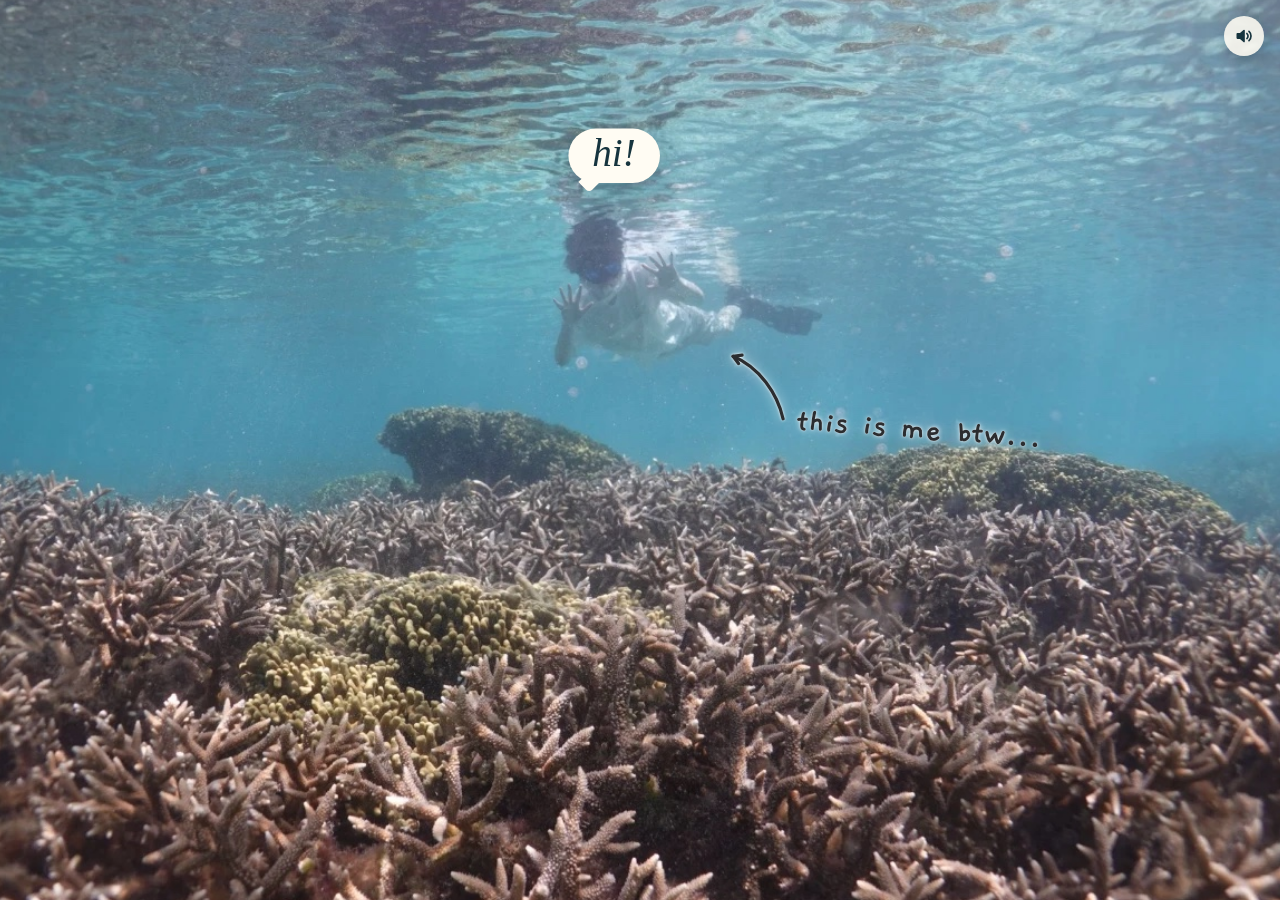
<file: index.html>
<!doctype html>
<html lang="en">
<head>
  <meta charset="utf-8">
  <meta name="viewport" content="width=device-width, initial-scale=1, viewport-fit=cover">
  <title>Andrew Gio Kang</title>
  <meta name="description" content="Andrew Gio Kang's personal website.">
  <meta name="theme-color" content="#0b3b4a">
  <script>
    // start downloading the song before anything else, so it can play the moment the page opens
    window.agkSong = new Audio('assets/sfx/welcome-horizons.m4a');
    agkSong.preload = 'auto';
  </script>
  <link rel="preload" as="image" href="assets/scene1-plate.jpg">
  <link rel="preload" as="image" href="assets/reef-2.webp" fetchpriority="low">
  <link rel="preconnect" href="https://fonts.googleapis.com">
  <link rel="preconnect" href="https://fonts.gstatic.com" crossorigin>
  <link href="https://fonts.googleapis.com/css2?family=Gaegu:wght@700&display=swap" rel="stylesheet">
  <style>
    /* Palatino Medium, falling back through the common Palatino cuts */
    @font-face {
      font-family: "AGK Palatino";
      src: local("Palatino Medium"), local("Palatino-Medium"),
           local("Palatino nova Medium"), local("PalatinoNova-Medium"),
           local("Palatino LT Std Medium"), local("PalatinoLTStd-Medium"),
           local("Palatino Linotype"), local("PalatinoLinotype-Roman"),
           local("Palatino"), local("Palatino-Roman"), local("Book Antiqua");
      font-weight: 500;
      font-style: normal;
    }
    @font-face {
      font-family: "AGK Palatino";
      src: local("Palatino Medium Italic"), local("Palatino-MediumItalic"),
           local("Palatino nova Medium Italic"), local("PalatinoNova-MediumItalic"),
           local("Palatino LT Std Medium Italic"), local("PalatinoLTStd-MediumItalic"),
           local("Palatino Linotype Italic"), local("PalatinoLinotype-Italic"),
           local("Palatino Italic"), local("Palatino-Italic"), local("Book Antiqua Italic");
      font-weight: 500;
      font-style: italic;
    }

    :root {
      --sea: #0b3b4a;
      --paper: #fffcf3;
      --ink: #16343e;
      --coral: #ff6a4d;
      --pencil: #2b2d30;
      --hand: "Gaegu", "Bradley Hand", "Segoe Print", cursive;
      --serif: "AGK Palatino", "Palatino Linotype", Palatino, "Book Antiqua",
               "URW Palladio L", P052, Georgia, serif;
      --vh: 1vh;
      --spring: cubic-bezier(.34, 1.56, .64, 1);
    }
    @supports (height: 1svh) { :root { --vh: 1svh; } }

    *, *::before, *::after { box-sizing: border-box; }
    html, body { margin: 0; height: 100%; }
    body {
      background: var(--sea);
      color: var(--ink);
      font-family: var(--serif);
      font-weight: 500;
      overflow: hidden;
      -webkit-font-smoothing: antialiased;
      -webkit-tap-highlight-color: transparent;
    }
    [hidden] { display: none !important; }

    /* ---------- Layers ---------- */
    .reef, .wipe, .bubbles, .menu, .hello { position: fixed; inset: 0; }
    .reef    { z-index: 0; overflow: hidden; }
    .wipe    { z-index: 1; width: 100%; height: 100%; pointer-events: none; opacity: 0; }
    .bubbles { z-index: 2; width: 100%; height: 100%; pointer-events: none; }
    .menu    { z-index: 3; }
    .hello   { z-index: 4; overflow: hidden; background: var(--sea); cursor: pointer; }

    .wipe.is-on { opacity: 1; }
    .wipe.is-fading { opacity: 0; transition: opacity .5s ease; }

    /* ---------- Scene 2: the reef ---------- */
    .reef img {
      width: 100%;
      height: 100%;
      object-fit: cover;
      object-position: 50% 45%;
      scale: 1.14;
      animation: drift 18s ease-in-out infinite alternate;
    }
    .is-diving .reef img,
    .is-menu .reef img {
      scale: 1.04;   /* just past the drift, so the photo's edges never show */
      transition: scale 2.4s cubic-bezier(.2, .7, .2, 1);
    }
    @keyframes drift {
      from { translate: 0 0; }
      to   { translate: -1.2% -.8%; }
    }

    /* ---------- Scene 1: hello ---------- */
    /* 3:2 frame sized to cover the viewport, so overlays line up with the photo */
    .frame {
      position: absolute;
      width: max(100vw, calc(150 * var(--vh)));
      aspect-ratio: 3 / 2;
      left: calc(50vw - max(50vw, calc(75 * var(--vh))));
      top: calc(50 * var(--vh) - max(33.3333vw, calc(50 * var(--vh))));
      transform-origin: 47% 31%;
      opacity: 0;
    }
    .is-ready .frame {
      animation: fade-in .9s ease forwards, push-in 14s cubic-bezier(.25, .6, .3, 1) forwards,
                 sway 6s ease-in-out infinite alternate;
    }
    @keyframes fade-in { to { opacity: 1; } }
    @keyframes push-in { from { scale: 1; } to { scale: 1.09; } }
    @keyframes sway { from { translate: 0 -.25%; } to { translate: 0 .25%; } }

    .plate { display: block; width: 100%; height: 100%; }

    .hand { position: absolute; display: block; }
    .hand--l { left: 43.4848%; top: 30.9091%; width: 3.4848%; height: 5.2273%; transform-origin: 42.61% 92.39%; }
    .hand--r { left: 49.3939%; top: 27.5%;    width: 3.4091%; height: 4.6591%; transform-origin: 75.56% 82.93%; }
    .is-ready .hand--r { animation: wave-r 2.3s ease-in-out .7s infinite; }
    .is-ready .hand--l { animation: wave-l 2.3s ease-in-out .85s infinite; }
    @keyframes wave-r {
      0%, 66%, 100% { rotate: 0deg; }
      11% { rotate: -15deg; }  24% { rotate: 13deg; }
      37% { rotate: -13deg; }  50% { rotate: 11deg; }
    }
    @keyframes wave-l {
      0%, 66%, 100% { rotate: 0deg; }
      11% { rotate: 10deg; }   24% { rotate: -9deg; }
      37% { rotate: 9deg; }    50% { rotate: -7deg; }
    }

    /* little breath bubbles drifting up from the snorkel */
    .puffs { position: absolute; left: 45.6%; top: 3%; width: 2.4%; height: 22%; pointer-events: none; }
    .puffs i {
      position: absolute;
      top: 100%;
      left: var(--x);
      width: var(--s);
      aspect-ratio: 1;
      border-radius: 50%;
      border: 1px solid rgba(255, 255, 255, .75);
      background: radial-gradient(circle at 32% 30%, rgba(255, 255, 255, .9) 0 18%, rgba(255, 255, 255, .12) 22% 100%);
      opacity: 0;
    }
    .is-ready .puffs i { animation: puff 3.4s ease-in var(--d) infinite; }
    @keyframes puff {
      0%   { top: 100%; opacity: 0; translate: 0 0; }
      12%  { opacity: .9; }
      50%  { translate: 4px 0; }
      85%  { opacity: .8; }
      100% { top: 0%; opacity: 0; translate: -3px 0; }
    }

    /* "hi!" speech bubble, anchored above the snorkeler's head */
    .hi-anchor { position: absolute; left: 46.2%; top: 22.5%; width: 0; height: 0; }
    .hi {
      position: absolute;
      left: -18px;
      bottom: 12px;
      padding: .14em .62em .24em;
      background: var(--paper);
      color: var(--ink);
      border-radius: 999px;
      font-style: italic;
      font-size: clamp(24px, 2.8vw, 40px);
      line-height: 1;
      white-space: nowrap;
      transform-origin: 18px 100%;
      filter: drop-shadow(0 6px 12px rgba(0, 30, 45, .3));
      scale: 0;
    }
    .hi::after {
      content: "";
      position: absolute;
      left: 12px;
      bottom: -6px;
      width: 14px;
      height: 14px;
      background: inherit;
      border-radius: 0 0 4px 0;
      rotate: 45deg;
    }
    .is-ready .hi { animation: pop-in .55s var(--spring) .95s forwards, nod 1.15s ease-in-out 1.6s infinite; }
    @keyframes pop-in { from { scale: 0; } to { scale: 1; } }
    @keyframes nod { 0%, 100% { translate: 0 0; rotate: 0deg; } 50% { translate: 0 -4px; rotate: -4deg; } }

    /* game dialog box */
    .dialog {
      position: absolute;
      left: 50%;
      bottom: max(56px, calc(9 * var(--vh)), calc(env(safe-area-inset-bottom) + 24px));
      width: min(540px, calc(100% - 32px));
      translate: -50% 24px;
      scale: .94;
      opacity: 0;
      margin: 0;
      padding: 22px 52px 24px 28px;
      background: var(--paper);
      border-radius: 24px;
      box-shadow: 0 18px 40px rgba(0, 25, 40, .35);
      outline: 2px solid rgba(22, 52, 62, .12);
      outline-offset: -8px;
      font-size: clamp(19px, 2.2vw, 24px);
      line-height: 1.35;
      min-height: calc(1.35em + 46px);
      transition: opacity .3s ease, translate .5s var(--spring), scale .5s var(--spring);
    }
    .dialog.is-open { opacity: 1; translate: -50% 0; scale: 1; }
    .dialog__next {
      position: absolute;
      right: 22px;
      bottom: 18px;
      width: 16px;
      height: 12px;
      color: var(--coral);
      opacity: 0;
      transition: opacity .2s ease;
    }
    .dialog.is-done .dialog__next { opacity: 1; animation: nudge .9s ease-in-out infinite; }
    @keyframes nudge { 50% { translate: 0 4px; } }

    .hello.is-leaving .hi,
    .hello.is-leaving .note,
    .hello.is-leaving .dialog { opacity: 0; transition: opacity .18s ease; animation-play-state: paused; }

    /* ---------- Sticker menu ---------- */
    .menu {
      --tf: clamp(28px, min(2.75vw, calc(5.2 * var(--vh))), 54px);   /* journal-paper title size */
      /* how far down the paper reaches over the stickers; the script measures the real value */
      --band: calc(var(--tf) * 4.4);
      --air: clamp(16px, calc(3 * var(--vh)), 36px);   /* same gap under the paper and under the stickers */
      --lift: clamp(0px, calc(3 * var(--vh) - 12px), 18px);   /* then nudge the stickers up a touch */
      --row-gap: clamp(10px, calc(4.5 * var(--vh)), 48px);
      --tag: calc(clamp(14px, 1.45vw, 19px) * 1.68 - 4px);
      /* stickers take what's left: two rows with their tags */
      --cell: min(23vw, calc((100 * var(--vh) - var(--band) - var(--row-gap) - 2 * var(--air)) / 2 - var(--tag)), 340px);
      display: grid;
      place-items: center;
      padding: calc(var(--band) + var(--air) - var(--lift)) 0 calc(var(--air) + var(--lift));
      pointer-events: none;
    }
    .is-menu .menu { pointer-events: auto; }
    .grid {
      display: grid;
      grid-template-columns: repeat(3, var(--cell));
      column-gap: clamp(14px, 5vw, 84px);
      row-gap: var(--row-gap);
      margin: 0;
      padding: 0;
      list-style: none;
    }

    .slot {
      display: block;
      color: inherit;
      text-decoration: none;
      outline: none;
      opacity: 0;
      scale: .2;
    }
    .menu.is-in .slot { animation: sticker-pop .75s var(--spring) calc(var(--i) * 120ms) both; }
    @keyframes sticker-pop {
      0%   { opacity: 0; scale: .2; translate: 0 60px; }
      55%  { opacity: 1; scale: 1.12; translate: 0 -8px; }
      78%  { scale: .96; translate: 0 2px; }
      100% { opacity: 1; scale: 1; translate: 0 0; }
    }

    .bob {
      display: flex;
      flex-direction: column;
      align-items: center;
      animation: bob var(--dur) ease-in-out var(--delay) infinite;
    }
    @keyframes bob {
      0%, 100% { translate: 0 0;      rotate: 0deg; }
      25%      { translate: 3px -6px; rotate: 1deg; }
      50%      { translate: 0 -11px;  rotate: 0deg; }
      75%      { translate: -3px -5px; rotate: -1deg; }
    }

    .sticker {
      display: flex;
      align-items: center;
      justify-content: center;
      width: var(--cell);
      height: var(--cell);
      rotate: var(--tilt);
      transition: scale .45s var(--spring), rotate .45s var(--spring);
    }
    .sticker img {
      display: block;
      max-width: calc(100% * var(--size, 1));
      max-height: calc(100% * var(--size, 1));
      filter: drop-shadow(0 10px 12px rgba(0, 25, 40, .32)) drop-shadow(0 2px 2px rgba(0, 25, 40, .18));
      transition: filter .3s ease;
      -webkit-user-drag: none;
      user-select: none;
    }

    .tag {
      margin-top: -4px;
      padding: .3em .78em .38em;
      background: var(--paper);
      color: var(--ink);
      border-radius: 7px 4px 8px 5px;
      font-size: clamp(14px, 1.45vw, 19px);
      line-height: 1;
      white-space: nowrap;
      rotate: var(--tag);
      box-shadow: 0 4px 10px rgba(0, 25, 40, .28);
      transition: background-color .2s ease, color .2s ease, scale .35s var(--spring);
    }

    .slot:hover .sticker,
    .slot:focus-visible .sticker { scale: 1.1; rotate: 0deg; }
    .slot:hover .sticker img,
    .slot:focus-visible .sticker img { filter: drop-shadow(0 22px 20px rgba(0, 25, 40, .38)) drop-shadow(0 2px 2px rgba(0, 25, 40, .15)); }
    .slot:hover .tag,
    .slot:focus-visible .tag { background: var(--coral); color: #fff; scale: 1.06; }
    .slot:active .sticker { scale: .95; transition-duration: .12s; }
    .slot.is-picked .sticker { animation: picked .45s var(--spring); }

    /* Animal Crossing-style "!" when the Film & Media sticker is picked */
    .bob { position: relative; }
    .slot.is-shocked .sticker { animation: shock-jump .55s var(--spring); }
    @keyframes shock-jump {
      0%   { scale: 1.1; translate: 0 0; rotate: 0deg; }
      30%  { scale: 1.16; translate: 0 -22px; rotate: -3deg; }
      100% { scale: 1.12; translate: 0 0; rotate: 0deg; }
    }
    .shock { position: absolute; z-index: 3; left: 50%; top: 4%; width: 0; height: 0; pointer-events: none; }
    .shock b {
      position: absolute;
      left: 0;
      bottom: 0;
      translate: -50% 0;
      font-family: "Arial Rounded MT Bold", ui-rounded, "Arial Black", system-ui, sans-serif;
      font-size: clamp(50px, 5.6vw, 76px);
      font-weight: 900;
      line-height: 1;
      color: var(--coral);
      -webkit-text-stroke: 4px #fff;
      paint-order: stroke fill;
      filter: drop-shadow(0 4px 8px rgba(0, 25, 40, .35));
      animation: bang .45s var(--spring) both;
    }
    .shock i {
      position: absolute;
      left: -3px;
      bottom: 6px;
      width: 6px;
      height: 24px;
      border-radius: 3px;
      background: var(--ink);
      box-shadow: 0 0 0 2px #fff;
      transform-origin: 50% calc(100% + 54px);
      rotate: var(--r);
      animation: zing .4s ease-out both;
    }
    .shock i:nth-child(1) { --r: -58deg; }
    .shock i:nth-child(2) { --r: -34deg; }
    .shock i:nth-child(3) { --r: 34deg; }
    .shock i:nth-child(4) { --r: 58deg; }
    @keyframes bang { from { scale: 0; translate: -50% 20px; } to { scale: 1; translate: -50% 0; } }
    @keyframes zing { from { opacity: 0; scale: 1 .2; } to { opacity: 1; scale: 1 1; } }
    @keyframes picked {
      0%   { scale: 1.1; rotate: 0deg; }
      35%  { scale: .86; rotate: -6deg; }
      100% { scale: 1.18; rotate: 4deg; }
    }

    /* ---------- Journal-paper title ---------- */
    .title {
      position: absolute;
      z-index: 2;
      left: clamp(10px, 2.2vw, 40px);
      top: calc(var(--tf) * .6 + 8px);   /* the slant lifts the right end; keep it on screen */
      margin: 0;
      font-size: var(--tf);
      font-weight: 500;
      font-style: italic;
      line-height: 1;
      white-space: nowrap;
      rotate: -4deg;
      opacity: 0;
      pointer-events: none;
    }
    .menu.is-in .title { animation: paper-in .8s var(--spring) both; }
    @keyframes paper-in {
      from { opacity: 0; translate: -40px -50px; scale: .7; }
      to   { opacity: 1; translate: 0 0; scale: 1; }
    }
    .title__float {
      display: block;
      filter: drop-shadow(0 10px 14px rgba(0, 25, 40, .3)) drop-shadow(0 1px 1px rgba(0, 25, 40, .2));
      animation: bob 6.5s ease-in-out -1s infinite;
    }
    /* lined notebook page: blue rules, red margin, spiral holes on top, torn bottom edge */
    .title__paper {
      display: block;
      padding: .9em .8em .62em 1.5em;
      color: #1d2f5c;
      background-color: #fffdf5;
      background-image:
        linear-gradient(90deg, transparent 1.05em, rgba(226, 92, 92, .65) 1.05em, rgba(226, 92, 92, .65) calc(1.05em + 1.5px), transparent calc(1.05em + 1.5px)),
        repeating-linear-gradient(180deg, transparent 0 calc(.55em - 1px), rgba(84, 140, 205, .4) calc(.55em - 1px) .55em);
      background-position: 0 0, 0 .52em;
      -webkit-mask: radial-gradient(circle .16em at 50% .4em, transparent 95%, #000 100%) 0 0 / .6em 100% repeat-x;
      mask: radial-gradient(circle .16em at 50% .4em, transparent 95%, #000 100%) 0 0 / .6em 100% repeat-x;
      clip-path: polygon(0 0, 100% 0, 100% 91%, 97% 95%, 93% 92%, 89% 97%, 85% 93%, 80% 97%, 76% 92%, 71% 96%,
                         66% 93%, 61% 98%, 56% 93%, 51% 96%, 46% 92%, 41% 97%, 36% 93%, 31% 96%, 26% 92%,
                         21% 97%, 16% 93%, 11% 96%, 6% 92%, 2% 96%, 0 93%);
    }
    .title__name { margin: 0; font: inherit; }
    /* small note under the title; wraps to the title's width instead of widening the paper */
    .title__sub {
      width: calc(var(--tf) * 14.5);
      min-width: 100%;
      margin: .45em 0 .2em;
      font-size: max(12.5px, calc(var(--tf) * .3));
      font-style: normal;
      line-height: 1.45;
      white-space: normal;
      color: #46527a;
    }
    .title__sub i { font-style: italic; }

    /* ---------- Pencil note pointing at the snorkeler (positions are % of the photo) ---------- */
    .note {
      position: absolute;
      inset: 0;
      color: var(--pencil);
      pointer-events: none;
    }
    .note__arrow {
      position: absolute;
      left: 55.7%;
      top: 38.4%;
      width: 4.1%;
      height: 7.1%;
      overflow: visible;
      fill: none;
      stroke: currentColor;
      stroke-width: 3px;
      filter: drop-shadow(0 0 1.5px rgba(255, 255, 255, .95)) drop-shadow(0 0 5px rgba(255, 255, 255, .6));
      stroke-linecap: round;
      stroke-linejoin: round;
    }
    .note__arrow path { stroke-dasharray: 1; stroke-dashoffset: 1; vector-effect: non-scaling-stroke; }
    .is-ready .note__shaft { animation: draw .45s ease-out 2.6s forwards; }
    .is-ready .note__head  { animation: draw .18s ease-out 3.05s forwards; }
    @keyframes draw { to { stroke-dashoffset: 0; } }
    .note__text {
      position: absolute;
      left: 60.4%;
      top: 44.6%;
      font-family: var(--hand);
      font-weight: 700;
      font-size: clamp(20px, calc(max(100vw, calc(150 * var(--vh))) * .023), 38px);
      line-height: 1;
      white-space: nowrap;
      rotate: 4deg;
      text-shadow: 0 0 1px rgba(255, 255, 255, .9), 0 0 4px rgba(255, 255, 255, .85), 0 0 12px rgba(255, 255, 255, .5);
      clip-path: inset(-30% 100% -30% 0);
    }
    .is-ready .note__text { animation: write .75s linear 1.85s forwards; }
    @keyframes write { to { clip-path: inset(-30% -5% -30% -5%); } }
    /* tall phones crop the right side of the photo, so tuck the note in under him */
    @media (max-aspect-ratio: 7/10) {
      .note__arrow { left: 47.5%; top: 40%; width: 3.5%; height: 6%; }
      .note__text { left: 51.2%; top: 45.6%; rotate: -2deg; font-size: clamp(17px, 5.4vw, 23px); }
    }

    /* ---------- Sound toggle ---------- */
    .sound {
      position: fixed;
      z-index: 10;
      right: max(16px, env(safe-area-inset-right));
      top: max(16px, env(safe-area-inset-top));
      width: 40px;
      height: 40px;
      display: grid;
      place-items: center;
      padding: 0;
      border: 0;
      border-radius: 50%;
      background: rgba(255, 252, 243, .88);
      color: var(--ink);
      box-shadow: 0 4px 12px rgba(0, 25, 40, .25);
      cursor: pointer;
      transition: scale .3s var(--spring);
    }
    .sound:hover { scale: 1.08; }
    .sound:focus-visible { outline: 3px solid var(--coral); outline-offset: 2px; }
    .sound svg { width: 20px; height: 20px; }
    .sound .waves { transition: opacity .2s ease; }
    .sound[aria-pressed="false"] .waves { opacity: 0; }
    .sound .mute { opacity: 0; transition: opacity .2s ease; }
    .sound[aria-pressed="false"] .mute { opacity: 1; }

    /* ---------- Small screens: 2 x 3 ---------- */
    @media (max-width: 640px) {
      .menu {
        --tf: 26px;
        --band: 170px;
        --lift: 0px;
        --row-gap: 14px;
        --cell: min(42vw, calc((100 * var(--vh) - var(--band) - 2 * var(--row-gap) - 2 * var(--air)) / 3 - var(--tag)), 200px);
      }
      .title__sub { width: min(250px, 66vw); }
      .grid { grid-template-columns: repeat(2, var(--cell)); column-gap: 28px; }
      .dialog { padding: 18px 46px 20px 22px; }
    }

    @media (prefers-reduced-motion: reduce) {
      .is-ready .frame { animation: fade-in .4s ease forwards; }
      .is-ready .hand--r, .is-ready .hand--l, .is-ready .puffs i { animation: none; }
      .is-ready .hi { animation: pop-in .01s linear .4s forwards; }
      .reef img { animation: none; scale: 1; }
      .menu.is-in .slot { animation: fade-in .4s ease both; scale: 1; }
      .bob, .title__float { animation: none; }
      .slot.is-shocked .sticker, .shock b, .shock i { animation: none; }
      .menu.is-in .title { animation: fade-in .4s ease both; scale: 1; translate: 0 0; }
      .is-ready .note__text { animation: none; clip-path: none; }
      .is-ready .note__arrow path { animation: none; stroke-dashoffset: 0; }
      .dialog.is-done .dialog__next { animation: none; }
    }
  </style>
  <noscript><style>.hello { display: none; } .slot, .title { opacity: 1; scale: 1; } .menu { pointer-events: auto; } .reef img { scale: 1; }</style></noscript>
</head>
<body>
  <div class="reef" aria-hidden="true">
    <img src="assets/reef-2.webp" alt="">
  </div>

  <canvas class="wipe" aria-hidden="true"></canvas>
  <canvas class="bubbles" aria-hidden="true"></canvas>

  <main class="menu" id="menu">
    <div class="title">
      <div class="title__float"><div class="title__paper">
        <h1 class="title__name">Andrew&rsquo;s Reef</h1>
        <p class="title__sub">The background is an <i>Acropora</i> coral reef in Guam, where I&rsquo;m from &mdash; I&rsquo;ve snorkeled right above these reefs.</p>
      </div></div>
    </div>
    <nav aria-label="Sections">
      <ul class="grid">
        <li><a class="slot" href="film" data-sfx="shocked" style="--i:0; --tilt:-5deg; --tag:-3deg; --dur:3.8s; --delay:-.6s">
          <span class="bob"><span class="sticker"><img src="assets/sticker-camera.png" alt="" fetchpriority="low"></span><span class="tag">Film &amp; Media</span></span>
        </a></li>
        <li><a class="slot" href="about" style="--i:1; --tilt:3deg; --tag:3deg; --dur:4.1s; --delay:-3s">
          <span class="bob"><span class="sticker"><img src="assets/sticker-face.png" alt="" fetchpriority="low"></span><span class="tag">About Me!</span></span>
        </a></li>
        <li><a class="slot" href="blog" style="--i:2; --tilt:4deg; --tag:2deg; --dur:4.4s; --delay:-2.1s; --size:.95">
          <span class="bob"><span class="sticker"><img src="assets/sticker-journal.png" alt="" fetchpriority="low"></span><span class="tag">Blog</span></span>
        </a></li>
        <li><a class="slot" href="research" data-sfx="catch" style="--i:3; --tilt:-2deg; --tag:-2deg; --dur:3.5s; --delay:-1.3s">
          <span class="bob"><span class="sticker"><img src="assets/sticker-microscope.png" alt="" fetchpriority="low"></span><span class="tag">Research</span></span>
        </a></li>
        <li><a class="slot" href="projects" data-sfx="greetings" style="--i:4; --tilt:-4deg; --tag:-1deg; --dur:3.9s; --delay:-.2s">
          <span class="bob"><span class="sticker"><img src="assets/sticker-mask.png" alt="" fetchpriority="low"></span><span class="tag">Projects</span></span>
        </a></li>
        <li><a class="slot" href="venture" style="--i:5; --tilt:5deg; --tag:2deg; --dur:4.6s; --delay:-1.7s; --size:.95">
          <span class="bob"><span class="sticker"><img src="assets/sticker-fins.png" alt="" fetchpriority="low"></span><span class="tag">Venture</span></span>
        </a></li>
      </ul>
    </nav>
  </main>


  <section class="hello" id="hello" aria-label="Welcome">
    <div class="frame">
      <img class="plate" src="assets/scene1-plate.jpg" alt="Andrew snorkeling over a staghorn coral reef, waving hello">
      <img class="hand hand--l" src="assets/hand-l.png" alt="" data-origin="42.61,92.39">
      <img class="hand hand--r" src="assets/hand-r.png" alt="" data-origin="75.56,82.93">
      <div class="puffs" aria-hidden="true">
        <i style="--x:20%; --s:5px; --d:.2s"></i>
        <i style="--x:55%; --s:3px; --d:1.1s"></i>
        <i style="--x:35%; --s:7px; --d:1.9s"></i>
        <i style="--x:65%; --s:4px; --d:2.6s"></i>
      </div>
      <div class="hi-anchor"><div class="hi" aria-hidden="true">hi!</div></div>
      <div class="note" aria-hidden="true">
        <svg class="note__arrow" viewBox="0 0 87 100">
          <path class="note__shaft" pathLength="1" d="M80 96 C 72 60, 46 22, 8 6"/>
          <path class="note__head" pathLength="1" d="M15.8 16.4 L 8 6 L 20.9 4.4"/>
        </svg>
        <span class="note__text">this is me btw...</span>
      </div>
    </div>
    <p class="dialog" aria-live="polite">
      <span class="dialog__text"></span>
      <svg class="dialog__next" viewBox="0 0 16 12" aria-hidden="true"><path d="M1.5 1.5h13L8 10.5z" fill="currentColor" stroke="currentColor" stroke-width="2" stroke-linejoin="round"/></svg>
    </p>
  </section>

  <button class="sound" type="button" aria-pressed="true" aria-label="Sound">
    <svg viewBox="0 0 24 24" fill="none" stroke="currentColor" stroke-width="2" stroke-linecap="round" stroke-linejoin="round" aria-hidden="true">
      <path d="M4 9.5h3.5L12 5.5v13l-4.5-4H4z" fill="currentColor"/>
      <g class="waves"><path d="M15.5 9a4 4 0 0 1 0 6"/><path d="M18 6.5a7.5 7.5 0 0 1 0 11"/></g>
      <g class="mute"><path d="M16 9.5l5 5M21 9.5l-5 5"/></g>
    </svg>
  </button>

  <script>
  (function () {
    var MESSAGE = 'welcome to my personal website';
    var TAU = Math.PI * 2;
    var reduce = window.matchMedia('(prefers-reduced-motion: reduce)').matches;
    var body = document.body;
    var hello = document.getElementById('hello');
    var frame = hello.querySelector('.frame');
    var plate = hello.querySelector('.plate');
    var hands = Array.prototype.slice.call(hello.querySelectorAll('.hand'));
    var dialog = hello.querySelector('.dialog');
    var textEl = hello.querySelector('.dialog__text');
    var menu = document.getElementById('menu');
    var slots = Array.prototype.slice.call(menu.querySelectorAll('.slot'));
    var wipe = document.querySelector('.wipe');
    var fx = document.querySelector('.bubbles');
    var fxc = fx.getContext('2d');
    var state = 'loading';
    var autoTimer, typeTimer, introTimer, lastInputWasKey = false, waitingForTap = false;

    /* ---------- One URL for the reef ----------
       A fresh visit gets the intro. Coming back from one of the site's pages (or reloading /
       going back to the menu) opens straight onto the stickers. Old links like
       /index.html#menu are tidied to /. */
    var navType = '', seenMenu = false;
    try { navType = performance.getEntriesByType('navigation')[0].type; } catch (e) {}
    try { seenMenu = sessionStorage.getItem('agk-reef') === 'menu'; } catch (e) {}
    var startInMenu = location.hash === '#menu' ||
      document.referrer.indexOf(location.origin + '/') === 0 ||
      (seenMenu && (navType === 'reload' || navType === 'back_forward'));
    if (/\.html$/.test(location.pathname) || location.hash === '#menu') history.replaceState(null, '', './' + location.search);

    /* ---------- Sound: tiny synthesized blips, unlocked on first gesture ---------- */
    var Sound = (function () {
      var ctx = null, on = true;
      try { on = localStorage.getItem('agk-sound') !== 'off'; } catch (e) {}
      function unlock() {
        if (!ctx) {
          var AC = window.AudioContext || window.webkitAudioContext;
          if (!AC) return;
          ctx = new AC();
        }
        if (ctx.state === 'suspended') ctx.resume();
      }
      function live() { return on && ctx && ctx.state === 'running'; }
      function tone(o) {
        if (!live()) return;
        var t = ctx.currentTime + (o.delay || 0), dur = o.dur || .08;
        var osc = ctx.createOscillator(), g = ctx.createGain();
        osc.type = o.type || 'sine';
        osc.frequency.setValueAtTime(o.f0, t);
        osc.frequency.exponentialRampToValueAtTime(o.f1 || o.f0, t + dur);
        g.gain.setValueAtTime(.0001, t);
        g.gain.exponentialRampToValueAtTime(o.gain || .08, t + .008);
        g.gain.exponentialRampToValueAtTime(.0001, t + dur);
        osc.connect(g); g.connect(ctx.destination);
        osc.start(t); osc.stop(t + dur + .03);
      }
      return {
        unlock: unlock,
        get on() { return on; },
        set on(v) { on = v; try { localStorage.setItem('agk-sound', v ? 'on' : 'off'); } catch (e) {} },
        tick: function () { tone({ type: 'triangle', f0: 1350 + Math.random() * 250, dur: .03, gain: .02 }); },
        blip: function () { tone({ f0: 900, f1: 1300, dur: .06, gain: .045 }); },
        pop: function (delay) { tone({ f0: 320, f1: 820, dur: .09, gain: .1, delay: delay }); },
        scribble: function (delay) {
          if (!live()) return;
          var t = ctx.currentTime + (delay || 0), len = .7, sr = ctx.sampleRate;
          var buf = ctx.createBuffer(1, sr * len, sr), d = buf.getChannelData(0);
          for (var i = 0; i < d.length; i++) d[i] = (Math.random() * 2 - 1) * (.35 + .65 * Math.abs(Math.sin(i / sr * Math.PI * 9)));
          var src = ctx.createBufferSource(), bp = ctx.createBiquadFilter(), g = ctx.createGain();
          src.buffer = buf; bp.type = 'bandpass'; bp.frequency.value = 3200; bp.Q.value = .8;
          g.gain.setValueAtTime(.0001, t); g.gain.exponentialRampToValueAtTime(.045, t + .05);
          g.gain.setValueAtTime(.045, t + len - .1); g.gain.exponentialRampToValueAtTime(.0001, t + len);
          src.connect(bp); bp.connect(g); g.connect(ctx.destination); src.start(t); src.stop(t + len);
        },
        select: function () {
          tone({ type: 'triangle', f0: 660, dur: .09, gain: .07 });
          tone({ type: 'triangle', f0: 990, dur: .14, gain: .07, delay: .08 });
        },
        bubbles: function () {
          if (!live()) return;
          var t = ctx.currentTime, len = 1.6;
          var buf = ctx.createBuffer(1, ctx.sampleRate * len, ctx.sampleRate), d = buf.getChannelData(0);
          for (var i = 0; i < d.length; i++) d[i] = Math.random() * 2 - 1;
          var src = ctx.createBufferSource(), bp = ctx.createBiquadFilter(), g = ctx.createGain();
          src.buffer = buf; bp.type = 'bandpass'; bp.Q.value = 1.4;
          bp.frequency.setValueAtTime(350, t); bp.frequency.exponentialRampToValueAtTime(2200, t + len);
          g.gain.setValueAtTime(.0001, t); g.gain.exponentialRampToValueAtTime(.09, t + .25);
          g.gain.exponentialRampToValueAtTime(.0001, t + len);
          src.connect(bp); bp.connect(g); g.connect(ctx.destination); src.start(t); src.stop(t + len);
          for (var k = 0; k < 22; k++) {
            var f = 500 + Math.random() * 1100;
            tone({ f0: f, f1: f * 1.8, dur: .05, gain: .025 + Math.random() * .025, delay: Math.random() * 1.3 });
          }
        }
      };
    })();

    var shocked = new Audio('assets/sfx/shocked.mp3');
    shocked.preload = 'auto';
    // stickers with their own Animal Crossing sound; `wait` lets it finish before the page changes
    function cueSound(src) { var a = new Audio(src); a.preload = 'auto'; return a; }
    var STICKER_SFX = {
      shocked:   { audio: shocked, wait: 1050 },
      catch:     { audio: cueSound('assets/sfx/catch.mp3'), wait: 780 },
      greetings: { audio: cueSound('assets/sfx/greetings.mp3'), wait: 880 }
    };

    /* ---------- Background music: Welcome Horizons, looping from the intro into the menu ----------
       The file is pre-mixed down to background level (phones ignore volume changes on web
       audio), so here we just fade it in and out. Browsers only allow sound after the first
       tap or key press, so if autoplay is blocked it starts on that first interaction. */
    var Music = (function () {
      var el = window.agkSong || new Audio('assets/sfx/welcome-horizons.m4a');   // already loading from <head>
      el.loop = true;
      el.preload = 'auto';
      var wanted = false, fadeTimer = null;
      // Coming back to the reef (#menu) picks the song up where it left off; a fresh visit
      // starts it from the top with the wave. The spot is kept per tab in sessionStorage.
      var KEY = 'agk-music', from = 0, primed = false, started = false;
      if (startInMenu) { try { from = parseFloat(sessionStorage.getItem(KEY)) || 0; } catch (e) {} }
      function seekTo(t) {
        if (!t) return;
        if (el.readyState >= 1) { try { el.currentTime = t; } catch (e) {} return; }
        el.addEventListener('loadedmetadata', function once() {
          el.removeEventListener('loadedmetadata', once);
          try { el.currentTime = t; } catch (e) {}
        });
      }
      function save() {
        if (started) try { sessionStorage.setItem(KEY, el.currentTime.toFixed(2)); } catch (e) {}
      }
      el.addEventListener('playing', function () { started = true; });
      el.addEventListener('timeupdate', save);
      window.addEventListener('pagehide', save);
      function fade(to, ms, done) {
        clearInterval(fadeTimer);
        var from = el.volume, t0 = Date.now();
        fadeTimer = setInterval(function () {
          var t = Math.min(1, (Date.now() - t0) / ms);
          try { el.volume = from + (to - from) * t; } catch (e) {}
          if (t >= 1) { clearInterval(fadeTimer); if (done) done(); }
        }, 30);
      }
      function start() {
        if (!Sound.on || (wanted && !el.paused)) return;
        wanted = true;
        if (!primed) { primed = true; seekTo(from); }
        try { el.volume = 0; } catch (e) {}
        var p = el.play();
        if (p && p.then) p.then(function () { fade(1, 600); }, function () { wanted = false; });
        else fade(1, 600);
      }
      function stop() {
        wanted = false;
        fade(0, 450, function () { el.pause(); });
      }
      // Try to start the song from the top. Resolves false if the browser blocked it.
      function tryStart() {
        return new Promise(function (resolve) {
          wanted = true; primed = true;
          try { el.currentTime = 0; el.volume = 0; } catch (e) {}
          var p = el.play(), settled = false;
          if (!p || !p.then) { fade(1, 250); resolve(true); return; }
          p.then(function () { settled = true; fade(1, 250); resolve(true); },
                 function () { settled = true; wanted = false; resolve(false); });
          // a very slow connection shouldn't hold the intro hostage
          setTimeout(function () { if (!settled) resolve(true); }, 3000);
        });
      }
      // pause while the tab is in the background, pick back up when it returns
      document.addEventListener('visibilitychange', function () {
        if (document.hidden) el.pause();
        else if (wanted && Sound.on) { var p = el.play(); if (p && p.catch) p.catch(function () {}); }
      });
      // the browser's back button can restore this page from memory with the song paused
      window.addEventListener('pageshow', function (e) {
        if (e.persisted && wanted && Sound.on) { var p = el.play(); if (p && p.catch) p.catch(function () {}); }
      });
      return {
        start: start, stop: stop, tryStart: tryStart,
        playing: function () { return wanted && !el.paused; }
      };
    })();
    // a fresh visit starts the song right away, while the photos are still decoding
    var songTry = !startInMenu && Sound.on ? Music.tryStart() : null;

    var soundBtn = document.querySelector('.sound');
    soundBtn.setAttribute('aria-pressed', String(Sound.on));
    soundBtn.addEventListener('click', function () {
      Sound.on = !Sound.on;
      soundBtn.setAttribute('aria-pressed', String(Sound.on));
      if (Sound.on) { Sound.unlock(); Sound.blip(); Music.start(); }
      else Music.stop();
      songStarted();   // the opening screen stops waiting either way
    });
    // pointerup/touchend count as a "user gesture" on phones; pointerdown does for mice
    ['pointerdown', 'pointerup', 'touchend', 'keydown'].forEach(function (ev) {
      window.addEventListener(ev, function (e) {
        if (ev === 'pointerdown' || ev === 'keydown') lastInputWasKey = ev === 'keydown';
        Sound.unlock();
        if (!(e.target && e.target.closest && e.target.closest('.sound'))) Music.start();
      }, true);
    });

    /* ---------- Keep the stickers clear of the title paper ----------
       Fonts differ between devices, so measure where the tilted paper's bottom edge really is
       above the left column (the lowest point over the stickers) and hand that to the CSS. */
    var titleEl = menu.querySelector('.title'), grid = menu.querySelector('.grid');
    function fitMenu() {
      var w = titleEl.offsetWidth, h = titleEl.offsetHeight;
      var a = (parseFloat(getComputedStyle(titleEl).rotate) || 0) * Math.PI / 180;
      var cx = titleEl.offsetLeft + w / 2, cy = titleEl.offsetTop + h / 2;
      // the paper's bottom-left corner after the tilt; its bottom edge rises at tan(a)
      var x0 = cx - w / 2 * Math.cos(a) - h / 2 * Math.sin(a);
      var y0 = cy - w / 2 * Math.sin(a) + h / 2 * Math.cos(a);
      // the grid's width depends on the band, so let it settle over a few passes
      for (var i = 0; i < 3; i++) {
        var x = Math.max(x0, grid.offsetLeft);
        menu.style.setProperty('--band', Math.max(0, Math.ceil(y0 + (x - x0) * Math.tan(a))) + 'px');
      }
    }
    fitMenu();
    window.addEventListener('resize', fitMenu);
    if (document.fonts && document.fonts.ready) document.fonts.ready.then(fitMenu);

    /* ---------- Bubbles canvas (transition burst + ambient) ---------- */
    var bubbles = [], rafOn = false, last = 0, ambient = false, nextAmbient = 0, wipeCtx = null;
    function dpr() { return Math.min(window.devicePixelRatio || 1, 2); }
    function sizeCanvas(c, ctx) {
      var r = dpr();
      c.width = Math.round(innerWidth * r); c.height = Math.round(innerHeight * r);
      ctx.setTransform(r, 0, 0, r, 0, 0);
    }
    sizeCanvas(fx, fxc);
    window.addEventListener('resize', function () { sizeCanvas(fx, fxc); });

    function easeOutBack(x) { var c1 = 1.70158, c3 = c1 + 1; return 1 + c3 * Math.pow(x - 1, 3) + c1 * Math.pow(x - 1, 2); }
    function scaleFactor() { return Math.max(.55, Math.min(1.4, Math.sqrt(innerWidth * innerHeight) / 1000)); }

    function burst(now) {
      var W = innerWidth, H = innerHeight, s = scaleFactor();
      var n = Math.round(Math.max(90, Math.min(240, W * H / 7000)));
      for (var i = 0; i < n; i++) {
        var delay = Math.pow(Math.random(), .9) * .85, prog = delay / .85;
        bubbles.push({
          x: Math.random() * W,
          y: H * (1.08 - prog * .95) + (Math.random() - .5) * H * .3,
          R: (14 + Math.pow(Math.random(), 2.2) * 95) * s,
          born: now + delay * 1000,
          vy: (140 + Math.random() * 260) * s,
          wob: 4 + Math.random() * 12, ph: Math.random() * TAU, fq: 2 + Math.random() * 3,
          life: 2.4 + Math.random() * .6, erase: true
        });
      }
    }
    function ambientBubble(now) {
      var s = scaleFactor(), H = innerHeight;
      var vy = (35 + Math.random() * 55) * s;
      bubbles.push({
        x: Math.random() * innerWidth, y: H + 12, R: (2 + Math.random() * 6) * s, born: now,
        vy: vy, wob: 3 + Math.random() * 6, ph: Math.random() * TAU, fq: 1 + Math.random() * 2,
        life: (H + 40) / vy + 1, erase: false, soft: true
      });
    }

    function drawBubble(c, x, y, r, a) {
      if (r < .5 || a <= 0) return;
      c.beginPath(); c.arc(x, y, r, 0, TAU);
      if (r > 6) {
        var g = c.createRadialGradient(x - r * .3, y - r * .35, r * .1, x, y, r);
        g.addColorStop(0, 'rgba(255,255,255,' + (.1 * a) + ')');
        g.addColorStop(.75, 'rgba(255,255,255,' + (.05 * a) + ')');
        g.addColorStop(1, 'rgba(255,255,255,' + (.32 * a) + ')');
        c.fillStyle = g; c.fill();
      }
      c.lineWidth = Math.max(1, r * .05);
      c.strokeStyle = 'rgba(255,255,255,' + (.72 * a) + ')';
      c.stroke();
      c.fillStyle = 'rgba(255,255,255,' + (.9 * a) + ')';
      c.beginPath(); c.ellipse(x - r * .38, y - r * .38, r * .2, r * .11, -Math.PI / 4, 0, TAU); c.fill();
      if (r > 10) {
        c.strokeStyle = 'rgba(255,255,255,' + (.38 * a) + ')';
        c.lineWidth = Math.max(1, r * .04);
        c.beginPath(); c.arc(x, y, r * .72, .15 * Math.PI, .4 * Math.PI); c.stroke();
      }
    }

    function frameLoop(now) {
      var dt = Math.min(.05, (now - last) / 1000); last = now;
      fxc.clearRect(0, 0, innerWidth, innerHeight);
      if (ambient && now > nextAmbient) { ambientBubble(now); nextAmbient = now + 280 + Math.random() * 520; }
      for (var i = 0; i < bubbles.length; i++) {
        var b = bubbles[i], age = (now - b.born) / 1000;
        if (age < 0) continue;
        b.y -= b.vy * dt; b.vy += (b.soft ? 4 : 70) * dt;
        var x = b.x + Math.sin(age * b.fq + b.ph) * b.wob;
        var r = b.R * (b.soft ? 1 : easeOutBack(Math.min(1, age / .35)));
        if (b.erase && wipeCtx) { wipeCtx.beginPath(); wipeCtx.arc(x, b.y, r, 0, TAU); wipeCtx.fill(); }
        var a = Math.min(1, age / .1) * Math.max(0, Math.min(1, (b.life - age) / .4)) * (b.soft ? .6 : 1);
        drawBubble(fxc, x, b.y, r, a);
        if (age > b.life || b.y + r < -10) b.dead = true;
      }
      bubbles = bubbles.filter(function (b) { return !b.dead; });
      if (bubbles.length || ambient) requestAnimationFrame(frameLoop); else rafOn = false;
    }
    function runLoop() { if (!rafOn) { rafOn = true; last = performance.now(); requestAnimationFrame(frameLoop); } }

    /* ---------- Intro ---------- */
    function typeMessage() {
      state = 'typing';
      dialog.classList.add('is-open');
      var i = 0;
      (function step() {
        i++;
        textEl.textContent = MESSAGE.slice(0, i);
        if (i % 2 && MESSAGE[i - 1] !== ' ') Sound.tick();
        if (i < MESSAGE.length) typeTimer = setTimeout(step, reduce ? 0 : 38);
        else finishTyping();
      })();
    }
    function finishTyping() {
      clearTimeout(typeTimer);
      textEl.textContent = MESSAGE;
      dialog.classList.add('is-done');
      state = 'ready';
      if (!waitingForTap) autoTimer = setTimeout(dive, 3800);
    }
    // If the browser blocked the song, the opening screen holds until the first tap.
    // That tap only starts the song (on the opening screen), then the dive goes on as usual.
    function songStarted() {
      if (!waitingForTap) return false;
      waitingForTap = false;
      if (state === 'ready') autoTimer = setTimeout(dive, 3800);
      return true;
    }
    function advance() {
      if (songStarted()) return;
      if (state === 'intro') { clearTimeout(introTimer); typeMessage(); }
      else if (state === 'typing') finishTyping();
      else if (state === 'ready') dive();
    }

    // paint the current hello frame (photo + hands at their live angles) onto the wipe canvas
    function snapshot() {
      wipeCtx = wipe.getContext('2d');
      sizeCanvas(wipe, wipeCtx);
      var r = frame.getBoundingClientRect(), k = r.width / frame.offsetWidth;
      wipeCtx.fillStyle = '#0b3b4a';
      wipeCtx.fillRect(0, 0, innerWidth, innerHeight);
      wipeCtx.drawImage(plate, r.left, r.top, r.width, r.height);
      hands.forEach(function (h) {
        var w = h.offsetWidth * k, hh = h.offsetHeight * k;
        var x = r.left + h.offsetLeft * k, y = r.top + h.offsetTop * k;
        var o = h.getAttribute('data-origin').split(',').map(Number);
        var ox = w * o[0] / 100, oy = hh * o[1] / 100;
        var ang = parseFloat(getComputedStyle(h).rotate) || 0;
        wipeCtx.save();
        wipeCtx.translate(x + ox, y + oy);
        wipeCtx.rotate(ang * Math.PI / 180);
        wipeCtx.drawImage(h, -ox, -oy, w, hh);
        wipeCtx.restore();
      });
      wipeCtx.globalCompositeOperation = 'destination-out';
      wipeCtx.fillStyle = '#000';
      wipe.classList.add('is-on');
    }

    function popStickers() {
      menu.classList.add('is-in');
      slots.forEach(function (s, i) { Sound.pop(i * .12 + .3); });
    }

    function enterMenu() {
      state = 'menu';
      body.classList.add('is-menu');
      try { sessionStorage.setItem('agk-reef', 'menu'); } catch (e) {}
      ambient = true; runLoop();
      if (lastInputWasKey) slots[0].focus();
    }

    function dive() {
      if (state !== 'ready' && state !== 'typing') return;
      state = 'diving';
      clearTimeout(autoTimer); clearTimeout(typeTimer);
      hello.classList.add('is-leaving');
      if (reduce) {
        hello.style.transition = 'opacity .5s ease';
        hello.style.opacity = '0';
        body.classList.add('is-diving');
        setTimeout(function () { hello.hidden = true; popStickers(); enterMenu(); }, 500);
        return;
      }
      Sound.bubbles();
      setTimeout(function () {
        snapshot();
        hello.hidden = true;
        body.classList.add('is-diving');
        var now = performance.now();
        burst(now); runLoop();
        setTimeout(popStickers, 1100);
        setTimeout(function () { wipe.classList.add('is-fading'); }, 1500);
        setTimeout(function () { wipe.hidden = true; wipeCtx = null; enterMenu(); }, 2100);
      }, 180);
    }

    hello.addEventListener('click', advance);

    /* ---------- Keyboard: A/Enter to continue, arrows to move between stickers ---------- */
    document.addEventListener('keydown', function (e) {
      if (state === 'intro' || state === 'typing' || state === 'ready') {
        if (e.target.closest && e.target.closest('button')) return;
        if (['Enter', ' ', 'ArrowRight', 'a', 'A', 'x', 'X'].indexOf(e.key) > -1) { e.preventDefault(); advance(); }
        return;
      }
      if (state !== 'menu') return;
      var keys = { ArrowLeft: -1, ArrowRight: 1, ArrowUp: 'up', ArrowDown: 'down' };
      if (!(e.key in keys)) return;
      e.preventDefault();
      var cols = getComputedStyle(menu.querySelector('.grid')).gridTemplateColumns.split(' ').length;
      var idx = slots.indexOf(document.activeElement);
      if (idx < 0) { slots[0].focus(); return; }
      var d = keys[e.key], next = d === 'up' ? idx - cols : d === 'down' ? idx + cols : idx + d;
      if (next >= 0 && next < slots.length) slots[next].focus();
    });

    /* ---------- Stickers ---------- */
    slots.forEach(function (s) {
      s.addEventListener('pointerenter', function () { if (state === 'menu') Sound.blip(); });
      s.addEventListener('focus', function () { if (state === 'menu' && lastInputWasKey) Sound.blip(); });
      s.addEventListener('click', function (e) {
        var key = s.getAttribute('data-sfx'), cue = key && STICKER_SFX[key];
        var isShock = key === 'shocked';
        if ((reduce && !cue) || e.metaKey || e.ctrlKey || e.shiftKey) return;
        e.preventDefault();
        if (s.classList.contains('is-picked')) return;
        s.classList.add('is-picked');
        var cuePlays = !!cue && Sound.on;
        if (cuePlays) {
          cue.audio.currentTime = 0;
          var p = cue.audio.play(); if (p) p.catch(function () {});
          if (isShock) { try { sessionStorage.setItem('agk-shocked', String(Date.now())); } catch (err) {} }
        }
        if (isShock) {
          s.classList.add('is-shocked');
          var fx = document.createElement('span');
          fx.className = 'shock';
          fx.setAttribute('aria-hidden', 'true');
          fx.innerHTML = '<i></i><i></i><i></i><i></i><b>!</b>';
          s.querySelector('.bob').appendChild(fx);
        } else if (!cuePlays) {
          Sound.select();
        }
        setTimeout(function () { window.location.href = s.href; }, cuePlays || isShock ? cue.wait : 420);
      });
    });
    window.addEventListener('pageshow', function () {
      slots.forEach(function (s) {
        s.classList.remove('is-picked', 'is-shocked');
        var fx = s.querySelector('.shock'); if (fx) fx.remove();
      });
    });

    /* ---------- Start once the hello layers have decoded ---------- */
    var layers = [plate].concat(hands);
    var decoded = Promise.all(layers.map(function (img) { return img.decode ? img.decode().catch(function () {}) : null; }));
    // never let a slow decode stall the intro
    Promise.race([decoded, new Promise(function (res) { setTimeout(res, 2500); })])
      .then(function () {
        if (startInMenu) {
          hello.hidden = true; wipe.hidden = true;
          state = 'diving';
          body.classList.add('is-diving');
          popStickers(); enterMenu();
          Music.start();
          return;
        }
        if (!songTry) { beginIntro(); return; }
        // the wave waits for the song so they begin together. If the browser blocked it, the
        // intro runs anyway and the song starts from the top on the first tap or key press
        songTry.then(function (playing) { waitingForTap = !playing && !Music.playing(); beginIntro(); });
      });

    function beginIntro() {
      body.classList.add('is-ready');
      state = 'intro';
      introTimer = setTimeout(typeMessage, reduce ? 300 : 1500);
      setTimeout(function () { if (state !== 'diving' && state !== 'menu') Sound.scribble(); }, reduce ? 300 : 1850);
    }
  })();
  </script>
</body>
</html>
</file>
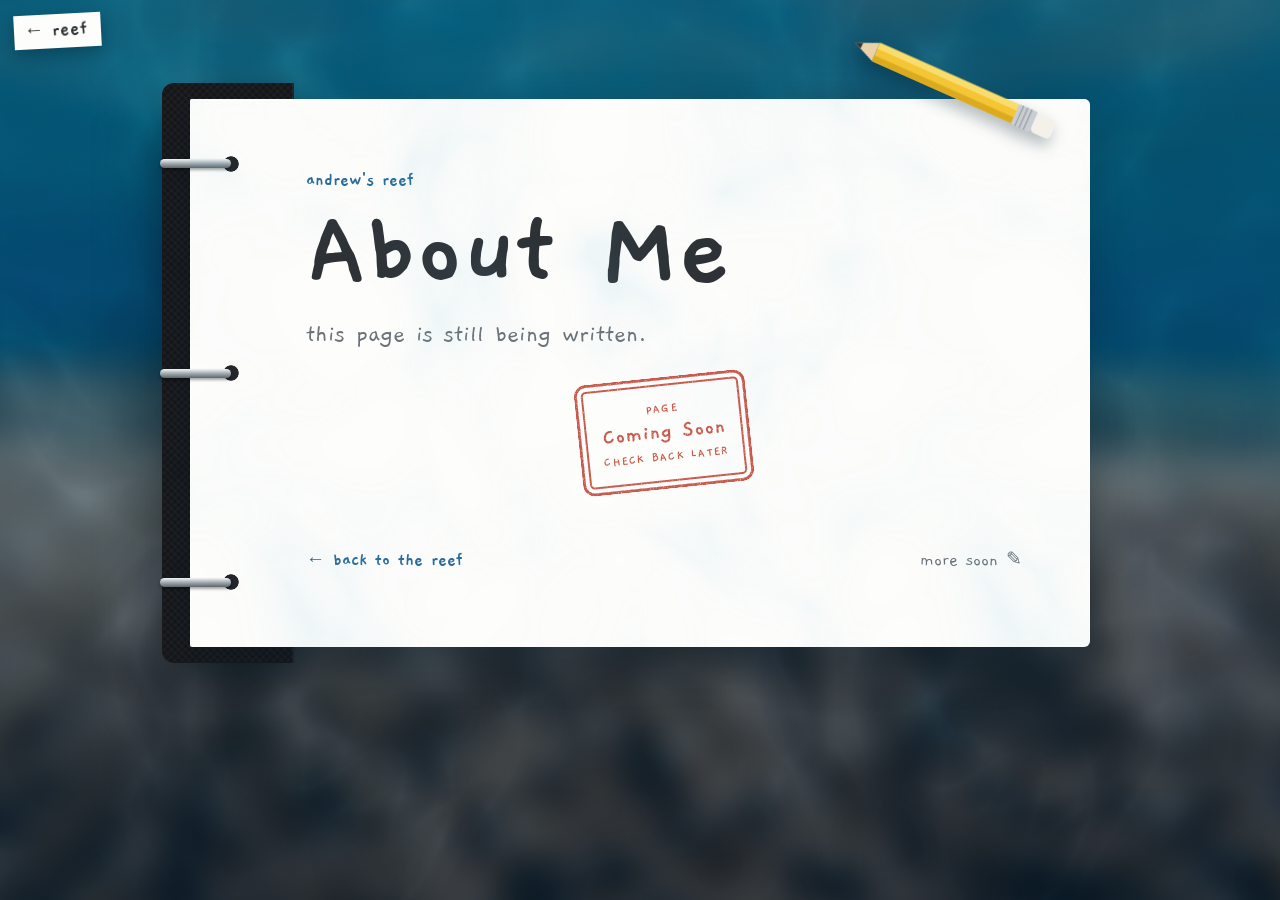
<file: about.html>
<!doctype html>
<html lang="en">
<head>
  <meta charset="utf-8">
  <meta name="viewport" content="width=device-width, initial-scale=1, viewport-fit=cover">
  <title>About Me — Andrew Gio Kang</title>
  <meta name="description" content="About Andrew Gio Kang — coming soon.">
  <meta name="theme-color" content="#0a3a52">
  <link rel="preconnect" href="https://fonts.googleapis.com">
  <link rel="preconnect" href="https://fonts.gstatic.com" crossorigin>
  <link href="https://fonts.googleapis.com/css2?family=Gaegu:wght@400;700&display=swap" rel="stylesheet">
  <link rel="stylesheet" href="assets/journal.css">
</head>
<body>
  <!-- temporary placeholder until this section is written -->
  <div class="sea" aria-hidden="true">
    <span class="sea__light"></span>
    <i style="--x:6%; --s:10px; --d:11s; --delay:-2s"></i>
    <i style="--x:9%; --s:5px; --d:9s; --delay:-6s"></i>
    <i style="--x:91%; --s:8px; --d:12s; --delay:-4s"></i>
    <i style="--x:94%; --s:4px; --d:8s; --delay:-1s"></i>
    <i style="--x:88%; --s:12px; --d:14s; --delay:-9s"></i>
  </div>

  <a class="back" href="./">&larr; reef</a>

  <main class="journal">
    <section class="page" aria-labelledby="title">
      <span class="rings" aria-hidden="true"><i></i></span>
      <span class="sheen" aria-hidden="true"><i></i></span>
      <svg class="pencil" viewBox="0 0 240 30" aria-hidden="true">
        <path d="M2 15L27 4V26Z" fill="#ecd0a8"/>
        <path d="M2 15L10 11.6V18.4Z" fill="#34373a"/>
        <rect x="27" y="4" width="166" height="22" fill="#f4c636"/>
        <rect x="27" y="4" width="166" height="7" fill="#f9dc6c"/>
        <rect x="27" y="19" width="166" height="7" fill="#dcaa1f"/>
        <rect x="193" y="3" width="22" height="24" rx="2" fill="#c9ced2"/>
        <path d="M198 3v24M203 3v24M208 3v24" stroke="#99a1a7" stroke-width="1.4"/>
        <rect x="215" y="4" width="23" height="22" rx="5" fill="#f3f1ea"/>
      </svg>

      <p class="kicker">andrew's reef</p>
      <h1 id="title">About Me</h1>
      <p class="lede">this page is still being written.</p>

      <div class="stamps">
        <div class="stamp stamp--rect stamp--red" style="--r:-6deg; --i:0"><small>page</small><b>Coming Soon</b><small>check back later</small></div>
      </div>

      <div class="signoff">
        <a href="./">&larr; back to the reef</a>
        <span>more soon &#9998;</span>
      </div>
    </section>
  </main>

  <script src="assets/journal.js?v=2"></script>
</body>
</html>
</file>
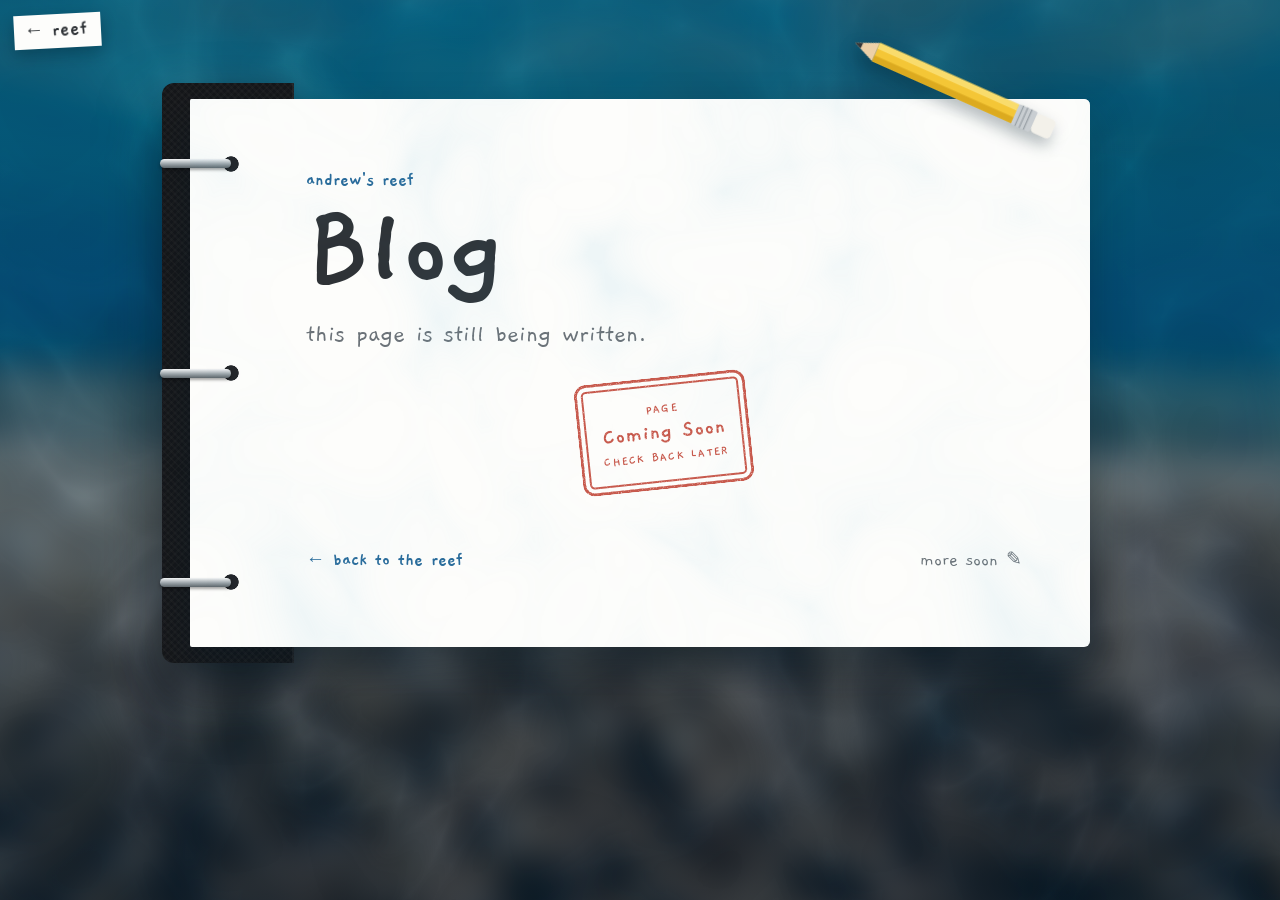
<file: blog.html>
<!doctype html>
<html lang="en">
<head>
  <meta charset="utf-8">
  <meta name="viewport" content="width=device-width, initial-scale=1, viewport-fit=cover">
  <title>Blog — Andrew Gio Kang</title>
  <meta name="description" content="Andrew Gio Kang's blog — coming soon.">
  <meta name="theme-color" content="#0a3a52">
  <link rel="preconnect" href="https://fonts.googleapis.com">
  <link rel="preconnect" href="https://fonts.gstatic.com" crossorigin>
  <link href="https://fonts.googleapis.com/css2?family=Gaegu:wght@400;700&display=swap" rel="stylesheet">
  <link rel="stylesheet" href="assets/journal.css">
</head>
<body>
  <!-- temporary placeholder until this section is written -->
  <div class="sea" aria-hidden="true">
    <span class="sea__light"></span>
    <i style="--x:6%; --s:10px; --d:11s; --delay:-2s"></i>
    <i style="--x:9%; --s:5px; --d:9s; --delay:-6s"></i>
    <i style="--x:91%; --s:8px; --d:12s; --delay:-4s"></i>
    <i style="--x:94%; --s:4px; --d:8s; --delay:-1s"></i>
    <i style="--x:88%; --s:12px; --d:14s; --delay:-9s"></i>
  </div>

  <a class="back" href="./">&larr; reef</a>

  <main class="journal">
    <section class="page" aria-labelledby="title">
      <span class="rings" aria-hidden="true"><i></i></span>
      <span class="sheen" aria-hidden="true"><i></i></span>
      <svg class="pencil" viewBox="0 0 240 30" aria-hidden="true">
        <path d="M2 15L27 4V26Z" fill="#ecd0a8"/>
        <path d="M2 15L10 11.6V18.4Z" fill="#34373a"/>
        <rect x="27" y="4" width="166" height="22" fill="#f4c636"/>
        <rect x="27" y="4" width="166" height="7" fill="#f9dc6c"/>
        <rect x="27" y="19" width="166" height="7" fill="#dcaa1f"/>
        <rect x="193" y="3" width="22" height="24" rx="2" fill="#c9ced2"/>
        <path d="M198 3v24M203 3v24M208 3v24" stroke="#99a1a7" stroke-width="1.4"/>
        <rect x="215" y="4" width="23" height="22" rx="5" fill="#f3f1ea"/>
      </svg>

      <p class="kicker">andrew's reef</p>
      <h1 id="title">Blog</h1>
      <p class="lede">this page is still being written.</p>

      <div class="stamps">
        <div class="stamp stamp--rect stamp--red" style="--r:-6deg; --i:0"><small>page</small><b>Coming Soon</b><small>check back later</small></div>
      </div>

      <div class="signoff">
        <a href="./">&larr; back to the reef</a>
        <span>more soon &#9998;</span>
      </div>
    </section>
  </main>

  <script src="assets/journal.js?v=2"></script>
</body>
</html>
</file>
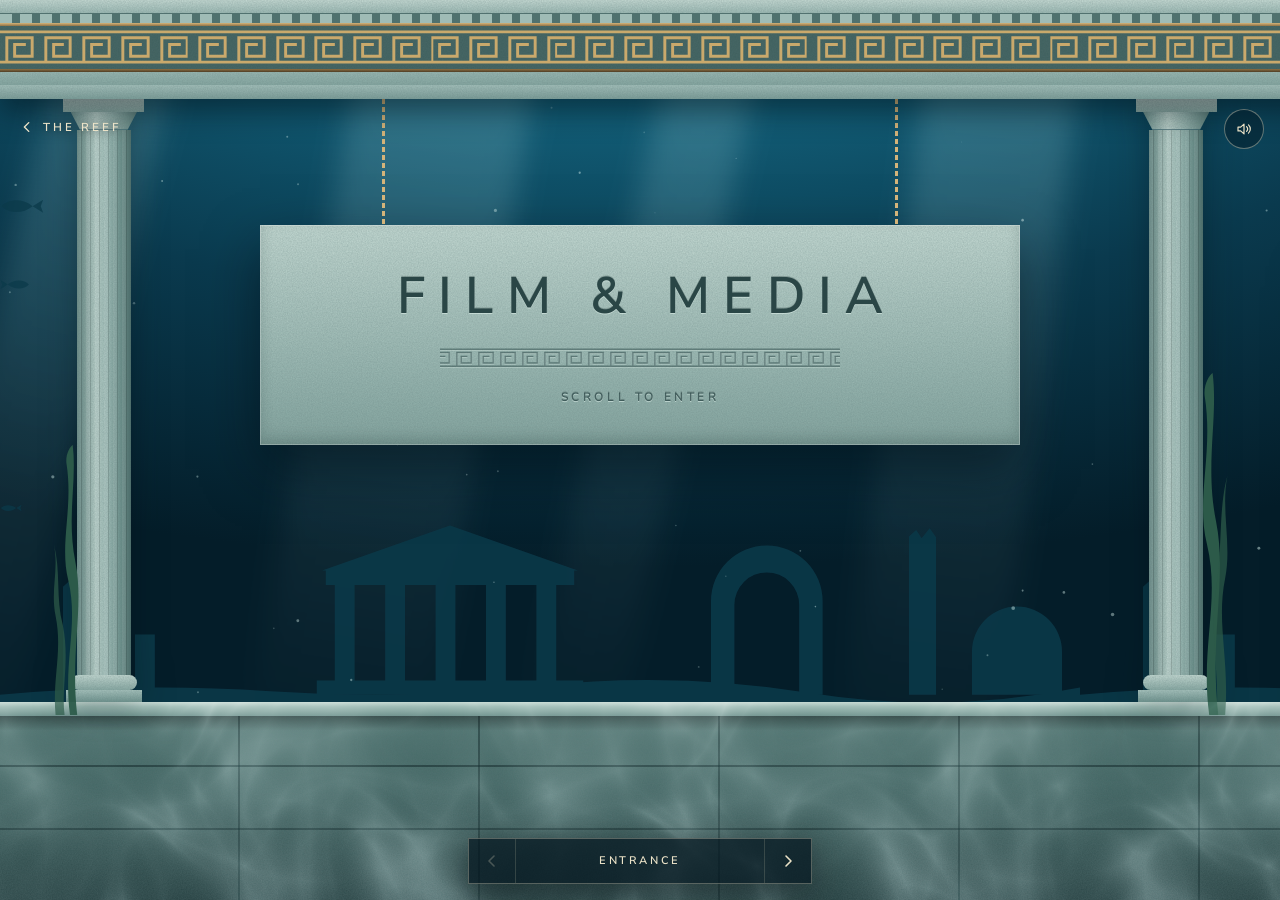
<file: film.html>
<!doctype html>
<html lang="en">
<head>
  <meta charset="utf-8">
  <meta name="viewport" content="width=device-width, initial-scale=1, viewport-fit=cover">
  <title>Film &amp; Media — Andrew Gio Kang</title>
  <meta name="description" content="Short films and social media work by Andrew Gio Kang.">
  <meta name="theme-color" content="#06283a">
  <link rel="preload" as="audio" href="assets/sfx/shocked.mp3">
  <link rel="preconnect" href="https://fonts.googleapis.com">
  <link rel="preconnect" href="https://fonts.gstatic.com" crossorigin>
  <!-- only downloaded where Avenir isn't installed (Windows, Android) -->
  <link href="https://fonts.googleapis.com/css2?family=Nunito+Sans:opsz,wght@6..12,400;6..12,600;6..12,700&display=swap" rel="stylesheet">
  <style>
    :root {
      --vh: 1vh;
      --beam: calc(11 * var(--vh));     /* bottom of the entablature */
      --floor: calc(78 * var(--vh));    /* top of the stylobate */
      --sans: "Avenir Next", "Avenir", "Avenir Next LT Pro", "Nunito Sans", "Segoe UI", system-ui, sans-serif;
      --sand: #ece3c8;
      --sand-dim: rgba(236, 227, 200, .64);
      --stone-hi: #bcd2cb;
      --stone: #93b2ac;
      --stone-mid: #6d918c;
      --stone-dk: #44625f;
      --carve: #2a4646;
      --bronze-hi: #d4b47a;
      --bronze: #8d6f43;
      --bronze-dk: #4b3b24;
      --grain: url("data:image/svg+xml,%3Csvg xmlns='http://www.w3.org/2000/svg' width='180' height='180'%3E%3Cfilter id='n'%3E%3CfeTurbulence type='fractalNoise' baseFrequency='.8' numOctaves='3' stitchTiles='stitch'/%3E%3CfeColorMatrix values='0 0 0 0 .1  0 0 0 0 .18  0 0 0 0 .18  0 0 0 .32 0'/%3E%3C/filter%3E%3Crect width='180' height='180' filter='url(%23n)'/%3E%3C/svg%3E");
      --meander-carved: url("data:image/svg+xml,%3Csvg xmlns='http://www.w3.org/2000/svg' viewBox='0 0 40 40' width='40' height='40'%3E%3Cg fill='none' stroke='%232a4646' stroke-opacity='.55' stroke-width='2.5' stroke-linecap='square'%3E%3Cpath d='M0 35H40M0 4H40M7 35V10H33V29H15V17H25'/%3E%3C/g%3E%3C/svg%3E");
      --meander: url("data:image/svg+xml,%3Csvg xmlns='http://www.w3.org/2000/svg' viewBox='0 0 40 40' width='40' height='40'%3E%3Cg fill='none' stroke='%23c9a96c' stroke-width='3' stroke-linecap='square'%3E%3Cpath d='M0 35H40M0 4H40M7 35V10H33V29H15V17H25'/%3E%3C/g%3E%3C/svg%3E");
    }
    @supports (height: 1svh) { :root { --vh: 1svh; } }

    *, *::before, *::after { box-sizing: border-box; }
    html, body { margin: 0; height: 100%; }
    body {
      background: #031822;
      color: var(--sand);
      font-family: var(--sans);
      font-weight: 400;
      overflow: hidden;
      -webkit-font-smoothing: antialiased;
      -webkit-tap-highlight-color: transparent;
    }
    a { color: inherit; }
    button { font: inherit; color: inherit; }

    /* the water fades in as you arrive */
    body::after {
      content: "";
      position: fixed;
      inset: 0;
      z-index: 40;
      background: #021018;
      opacity: 1;
      pointer-events: none;
      transition: opacity 1.4s ease .1s;
    }
    body.lit::after { opacity: 0; }

    /* ---------- The open ocean behind the colonnade ---------- */
    .sea {
      position: fixed;
      inset: 0;
      z-index: 0;
      overflow: hidden;
      background:
        radial-gradient(120% 75% at 50% -12%, #2f93a6 0%, #12607a 30%, #0a3a4e 62%, #041d29 100%);
    }
    .ray {
      position: absolute;
      top: -12%;
      left: var(--x);
      width: var(--w);
      height: 125%;
      transform-origin: 50% 0;
      rotate: var(--r);
      background: linear-gradient(180deg, rgba(196, 244, 246, .24), rgba(196, 244, 246, .07) 50%, rgba(196, 244, 246, 0) 78%);
      filter: blur(14px);
      mix-blend-mode: screen;
      animation: ray var(--d) ease-in-out infinite alternate;
    }
    @keyframes ray { from { opacity: .35; translate: -1.5vw 0; } to { opacity: 1; translate: 1.5vw 0; } }

    .ruins {
      position: absolute;
      left: 0;
      bottom: calc(100 * var(--vh) - var(--floor) - 2 * var(--vh));
      width: 600vw;
      height: calc(30 * var(--vh));
      background: url("data:image/svg+xml,%3Csvg xmlns='http://www.w3.org/2000/svg' viewBox='0 0 1200 300'%3E%3Cg fill='%230b3949'%3E%3Cpath d='M0 300V272Q150 258 300 268T600 262T900 270T1200 264V300Z'/%3E%3Cpath d='M70 272V152l9-8 7 11 10-6 6 9v114z'/%3E%3Crect x='150' y='205' width='22' height='67'/%3E%3Cpath d='M352 272v-16h296v16zM372 256V150h22v106zm56 0V150h22v106zm56 0V150h22v106zm56 0V150h22v106zm56 0V150h22v106zM362 150v-16h276v16zm-4-16 142-50 142 50z'/%3E%3Cpath d='M790 272V168a62 62 0 0 1 124 0v104h-26V172a36 36 0 0 0-72 0v100z'/%3E%3Cpath d='M1010 272V96l8-7 6 9 9-11 7 10v175z'/%3E%3Cpath d='M1080 272v-48a50 50 0 0 1 100 0v48z'/%3E%3C/g%3E%3C/svg%3E") repeat-x 0 100% / auto 100%;
      opacity: .9;
      will-change: transform;
    }
    .fish {
      position: absolute;
      top: var(--y);
      left: 0;
      width: var(--s);
      color: #0b3a4a;
      opacity: .75;
      animation: swim var(--d) linear var(--delay) infinite;
    }
    .fish svg { display: block; width: 100%; animation: wiggle 1.2s ease-in-out infinite; }
    .fish--back { scale: -1 1; animation-direction: reverse; }
    @keyframes swim { from { translate: -12vw 0; } to { translate: 112vw 0; } }
    @keyframes wiggle { 50% { translate: 0 3px; rotate: 2deg; } }
    .snow { position: absolute; inset: 0; width: 100%; height: 100%; }

    /* ---------- The colonnade (scrolls sideways) ---------- */
    .hall {
      position: fixed;
      inset: 0;
      z-index: 1;
      overflow-x: auto;
      overflow-y: hidden;
      overscroll-behavior: contain;
      scrollbar-width: none;
      outline: none;
    }
    .hall::-webkit-scrollbar { display: none; }
    @media (pointer: coarse) { .hall { scroll-snap-type: x mandatory; } }
    [data-stop] { scroll-snap-align: center; scroll-snap-stop: always; }

    .track {
      position: relative;
      display: flex;
      height: 100%;
      width: max-content;
      gap: clamp(30px, 4vw, 70px);
      padding-right: clamp(30px, 4vw, 70px);
    }
    /* entablature: cornice, dentils, bronze meander frieze, architrave */
    .track::before {
      content: "";
      position: absolute;
      z-index: 3;
      left: 0;
      right: 0;
      top: 0;
      height: var(--beam);
      background:
        linear-gradient(var(--bronze-hi), var(--bronze)) 0 calc(2.6 * var(--vh)) / 100% calc(.35 * var(--vh)) no-repeat,
        linear-gradient(var(--bronze), var(--bronze-dk)) 0 calc(7.65 * var(--vh)) / 100% calc(.35 * var(--vh)) no-repeat,
        var(--meander) 0 calc(3.15 * var(--vh)) / auto calc(4.3 * var(--vh)) repeat-x,
        repeating-linear-gradient(90deg, #9fbcb6 0 12px, #4f716e 12px 20px) 0 calc(1.5 * var(--vh)) / 100% calc(1.1 * var(--vh)) no-repeat,
        var(--grain),
        linear-gradient(180deg,
          #c8dcd5 0, #9dbab4 calc(1.5 * var(--vh)),
          #4f716e calc(1.5 * var(--vh)), #4f716e calc(2.6 * var(--vh)),
          #3f605e calc(2.95 * var(--vh)), #3f605e calc(7.65 * var(--vh)),
          #9ab8b2 calc(8 * var(--vh)), #87a8a2 calc(9.4 * var(--vh)),
          #a6c2bc calc(9.4 * var(--vh)), #7c9d98 var(--beam));
      box-shadow: 0 calc(1.4 * var(--vh)) calc(3 * var(--vh)) rgba(0, 12, 18, .5);
    }
    /* stylobate and stone floor */
    .track::after {
      content: "";
      position: absolute;
      z-index: 0;
      left: 0;
      right: 0;
      top: var(--floor);
      bottom: 0;
      background:
        linear-gradient(180deg, #c3d8d1 0, #9cbab3 calc(.5 * var(--vh)), #6a8e89 calc(1.6 * var(--vh)), rgba(0, 0, 0, .35) calc(1.6 * var(--vh)), rgba(0, 0, 0, 0) calc(3.2 * var(--vh))) 0 0 / 100% calc(3.2 * var(--vh)) no-repeat,
        linear-gradient(rgba(12, 32, 34, .5), rgba(12, 32, 34, .5)) 0 calc(7 * var(--vh)) / 100% 2px no-repeat,
        linear-gradient(rgba(12, 32, 34, .45), rgba(12, 32, 34, .45)) 0 calc(14 * var(--vh)) / 100% 2px no-repeat,
        repeating-linear-gradient(90deg, rgba(0, 0, 0, 0) 0 238px, rgba(12, 32, 34, .45) 238px 240px) 0 calc(1.6 * var(--vh)) / 100% 100% no-repeat,
        var(--grain),
        linear-gradient(180deg, #557a76 0, #3d605e 45%, #253f40 100%);
    }

    /* fluted columns */
    .column {
      position: relative;
      z-index: 2;
      flex: none;
      align-self: flex-start;
      display: flex;
      flex-direction: column;
      align-items: center;
      width: clamp(40px, 6vh, 66px);
      height: calc(var(--floor) - var(--beam));
      margin-top: var(--beam);
      filter: drop-shadow(0 0 calc(2 * var(--vh)) rgba(0, 14, 20, .35));
    }
    .column__cap { position: relative; width: 150%; height: calc(3.4 * var(--vh)); flex: none; }
    .column__cap::before {
      content: "";
      position: absolute;
      inset: 0 0 auto;
      height: 42%;
      background: var(--grain), linear-gradient(180deg, #c9ddd6, #92b1ab);
    }
    .column__cap::after {
      content: "";
      position: absolute;
      inset: auto 9% 0;
      height: 58%;
      clip-path: polygon(0 0, 100% 0, 86% 100%, 14% 100%);
      background: var(--grain), linear-gradient(90deg, #6d918c, #c2d7d0 38%, #9dbab4 62%, #5d807b);
    }
    .column__shaft {
      flex: 1;
      width: 100%;
      background:
        var(--grain),
        repeating-linear-gradient(90deg, rgba(255, 255, 255, .1) 0 4px, rgba(0, 0, 0, .14) 4px 5px, rgba(0, 0, 0, 0) 5px 9px),
        linear-gradient(90deg, #5b7e7a 0%, #b9d0c9 34%, #a3c0ba 55%, #6b8f8a 82%, #4a6b68 100%);
    }
    .column__base { position: relative; width: 140%; height: calc(3 * var(--vh)); flex: none; }
    .column__base::before {
      content: "";
      position: absolute;
      inset: 0 6% 45%;
      border-radius: 999px;
      background: var(--grain), linear-gradient(180deg, #c5dad3, #8aaaa4);
    }
    .column__base::after {
      content: "";
      position: absolute;
      inset: 55% 0 0;
      background: var(--grain), linear-gradient(180deg, #a8c4be, #6f938e);
    }
    .column--broken .column__cap { display: none; }
    .column--broken { height: calc(var(--floor) - 34 * var(--vh)); margin-top: calc(34 * var(--vh)); }
    .column--broken .column__shaft { clip-path: polygon(0 4%, 22% 0, 38% 6%, 61% 1%, 78% 7%, 100% 2%, 100% 100%, 0 100%); }

    .kelp {
      position: absolute;
      z-index: 3;
      bottom: calc(100 * var(--vh) - var(--floor) - 1.4 * var(--vh));
      height: var(--h, calc(34 * var(--vh)));
      transform-origin: 50% 100%;
      color: #2c5a49;
      pointer-events: none;
      animation: sway var(--d, 7s) ease-in-out infinite alternate;
    }
    .kelp svg { display: block; height: 100%; width: auto; overflow: visible; }
    @keyframes sway { from { rotate: -3deg; } to { rotate: 3deg; } }

    /* soft shaft of light falling on each exhibit */
    .shaft {
      position: absolute;
      z-index: 0;
      top: var(--beam);
      left: -70px;
      right: -70px;
      height: calc(var(--floor) - var(--beam) + 6 * var(--vh));
      clip-path: polygon(36% 0, 64% 0, 100% 100%, 0 100%);
      background: linear-gradient(180deg, rgba(205, 248, 242, .2), rgba(205, 248, 242, .07) 60%, rgba(205, 248, 242, 0));
      mix-blend-mode: screen;
      pointer-events: none;
    }

    /* ---------- Lobby ---------- */
    .lobby {
      position: relative;
      flex: none;
      width: 100vw;
      display: flex;
      justify-content: center;
    }
    .tablet {
      position: absolute;
      z-index: 2;
      top: calc(25 * var(--vh));
      left: 50%;
      translate: -50% 0;
      width: min(760px, 84vw);
      padding: calc(5 * var(--vh)) clamp(20px, 4vw, 48px) calc(4.4 * var(--vh));
      text-align: center;
      color: var(--carve);
      background: var(--grain), linear-gradient(180deg, #c6dbd4, #98b6b0 70%, #86a6a0);
      box-shadow: inset 0 0 0 1px rgba(255, 255, 255, .25), inset 0 -6px 14px rgba(0, 30, 30, .18), 0 24px 50px rgba(0, 12, 18, .5);
    }
    .tablet::before, .tablet::after {
      content: "";
      position: absolute;
      bottom: 100%;
      width: 3px;
      height: calc(25 * var(--vh) - var(--beam));
      background: repeating-linear-gradient(180deg, var(--bronze-hi) 0 5px, rgba(0, 0, 0, 0) 5px 8px);
    }
    .tablet::before { left: 16%; }
    .tablet::after { right: 16%; }
    .tablet h1 {
      margin: 0;
      font-size: clamp(24px, 4vw, 56px);
      font-weight: 600;
      line-height: 1.05;
      letter-spacing: .26em;
      text-indent: .26em;
      white-space: nowrap;
      text-transform: uppercase;
    }
    .tablet__rule {
      display: block;
      height: 22px;
      margin: calc(2.6 * var(--vh)) auto 0;
      width: min(400px, 72%);
      background: var(--meander-carved) 50% 50% / auto 100% repeat-x;
      filter: drop-shadow(0 1px 0 rgba(232, 248, 242, .5));
    }
    .tablet__hint {
      margin: calc(2.2 * var(--vh)) 0 0;
      font-size: 12px;
      font-weight: 600;
      letter-spacing: .3em;
      text-transform: uppercase;
      color: rgba(42, 70, 70, .78);
    }
    .carved { text-shadow: 0 1px 0 rgba(232, 248, 242, .5), 0 -1px 0 rgba(0, 20, 20, .2); }

    /* ---------- Wing steles ---------- */
    .stele {
      position: relative;
      z-index: 2;
      flex: none;
      align-self: flex-end;
      width: clamp(260px, 25vw, 340px);
      margin-bottom: calc(100 * var(--vh) - var(--floor) - 3.5 * var(--vh));
      filter: drop-shadow(0 22px 30px rgba(0, 12, 18, .5));
    }
    .stele__stone {
      display: flex;
      flex-direction: column;
      align-items: center;
      height: calc(var(--floor) - 21 * var(--vh));
      padding: calc(9 * var(--vh)) clamp(20px, 2.4vw, 32px) 24px;
      text-align: center;
      color: var(--carve);
      clip-path: polygon(0 calc(5 * var(--vh)), 50% 0, 100% calc(5 * var(--vh)), 100% 100%, 0 100%);
      background:
        linear-gradient(180deg, rgba(0, 0, 0, 0) calc(5 * var(--vh)), rgba(40, 70, 70, .35) calc(5 * var(--vh)), rgba(40, 70, 70, .35) calc(5 * var(--vh) + 1px), rgba(255, 255, 255, .3) calc(5 * var(--vh) + 1px), rgba(0, 0, 0, 0) calc(5 * var(--vh) + 3px)),
        var(--grain),
        linear-gradient(180deg, #c8dcd5, #9ab8b2 55%, #7f9f9a);
    }
    .stele__numeral { margin: 0; font-size: calc(6 * var(--vh)); font-weight: 600; line-height: 1; letter-spacing: .08em; }
    .stele__kicker { margin: calc(1.6 * var(--vh)) 0 0; font-size: 11px; font-weight: 600; letter-spacing: .32em; text-transform: uppercase; opacity: .85; }
    .stele h2 { margin: calc(1.2 * var(--vh)) 0 0; font-size: clamp(22px, 2.3vw, 31px); font-weight: 600; line-height: 1.15; overflow-wrap: break-word; max-width: 100%; }
    .stele__rule { width: 48px; height: 1px; margin: calc(2.2 * var(--vh)) 0; background: rgba(42, 70, 70, .5); box-shadow: 0 1px 0 rgba(255, 255, 255, .45); }
    .stele p:last-child { margin: 0; font-size: clamp(14px, 1.15vw, 16px); line-height: 1.6; }

    /* ---------- Exhibits ---------- */
    .exhibit { position: relative; flex: none; }

    /* film: bronze frame hung on chains, label on a stone stand */
    .exhibit--film {
      --fw: min(520px, 38vw, calc(46 * var(--vh) * 16 / 9));
      --fh: calc(var(--fw) * 9 / 16 + 24px);
      --mid: calc(44 * var(--vh));
      width: calc(var(--fw) + 24px);
      margin-right: 250px;
    }
    .chain {
      position: absolute;
      z-index: 1;
      top: var(--beam);
      width: 3px;
      height: calc(var(--mid) - var(--fh) / 2 - var(--beam));
      background: repeating-linear-gradient(180deg, var(--bronze-hi) 0 5px, rgba(0, 0, 0, 0) 5px 8px);
    }
    .chain:nth-of-type(1) { left: 20%; }
    .chain:nth-of-type(2) { right: 20%; }
    .frame {
      position: absolute;
      z-index: 2;
      left: 0;
      top: calc(var(--mid) - var(--fh) / 2);
      display: block;
      padding: 12px;
      border: 0;
      cursor: pointer;
      background:
        radial-gradient(circle at 0 100%, rgba(98, 164, 144, .6), rgba(98, 164, 144, 0) 34%),
        radial-gradient(circle at 100% 0, rgba(98, 164, 144, .5), rgba(98, 164, 144, 0) 30%),
        linear-gradient(145deg, #dcc188 0%, #8d6f43 32%, #c6a66d 55%, #5e4729 100%);
      box-shadow:
        inset 0 0 0 1px rgba(255, 238, 196, .45),
        inset 0 0 0 4px rgba(60, 44, 22, .35),
        inset 0 0 0 5px rgba(255, 238, 196, .2),
        0 26px 44px rgba(0, 12, 18, .6);
      transition: translate .5s cubic-bezier(.2, .8, .2, 1);
    }
    .frame video {
      display: block;
      width: var(--fw);
      aspect-ratio: 16 / 9;
      object-fit: cover;
      background: #000;
      box-shadow: 0 0 0 2px #1d160c;
    }
    .frame__play {
      position: absolute;
      inset: 12px;
      display: grid;
      place-items: center;
      background: rgba(2, 16, 22, .3);
      opacity: 0;
      transition: opacity .3s ease;
    }
    .frame__play span {
      display: grid;
      place-items: center;
      width: 64px;
      height: 64px;
      border: 1.5px solid rgba(236, 227, 200, .9);
      border-radius: 50%;
      color: var(--sand);
      background: rgba(2, 16, 22, .35);
    }
    .frame__play svg { width: 20px; height: 20px; margin-left: 3px; }
    .frame:hover, .frame:focus-visible { translate: 0 -4px; }
    .frame:hover .frame__play, .frame:focus-visible .frame__play { opacity: 1; }
    .frame:focus-visible { outline: 2px solid var(--sand); outline-offset: 6px; }

    /* engraved bronze label */
    .label {
      position: relative;
      z-index: 2;
      padding: 16px 18px 17px;
      color: #f2e5c4;
      background:
        var(--grain),
        radial-gradient(circle at 100% 100%, rgba(98, 164, 144, .45), rgba(98, 164, 144, 0) 40%),
        linear-gradient(160deg, #8a7049, #5a4529 55%, #45351f);
      box-shadow: inset 0 0 0 1px rgba(255, 236, 190, .28), inset 0 1px 0 rgba(255, 240, 205, .35), 0 14px 24px rgba(0, 12, 18, .45);
      font-size: 14px;
      line-height: 1.45;
    }
    .label h3 { margin: 0; font-size: 18px; font-weight: 600; line-height: 1.2; letter-spacing: .01em; }
    .label__meta { margin: 4px 0 0; font-size: 10.5px; font-weight: 600; letter-spacing: .22em; text-transform: uppercase; color: rgba(242, 229, 196, .62); }
    .label__role { margin: 12px 0 0; }
    .label__credit { margin: 1px 0 0; color: rgba(242, 229, 196, .72); }
    .label__cta {
      display: inline-flex;
      align-items: center;
      gap: 8px;
      margin-top: 14px;
      padding: 0 0 3px;
      border: 0;
      border-bottom: 1px solid rgba(242, 229, 196, .45);
      background: none;
      color: #f2e5c4;
      font-size: 11.5px;
      font-weight: 600;
      letter-spacing: .2em;
      text-transform: uppercase;
      text-decoration: none;
      cursor: pointer;
      transition: border-color .2s ease, gap .3s ease;
    }
    .label__cta:hover, .label__cta:focus-visible { border-color: #f2e5c4; gap: 11px; outline: none; }
    .label__cta svg { width: 10px; height: 10px; }
    .exhibit--film .label {
      position: absolute;
      left: calc(100% + 34px);
      top: calc(var(--mid) + var(--fh) / 2);
      translate: 0 -100%;
      width: 214px;
    }
    /* the stone stand under the label */
    .exhibit--film .label::after {
      content: "";
      position: absolute;
      z-index: -1;
      left: 50%;
      top: 100%;
      width: 30px;
      height: calc(var(--floor) + 2.4 * var(--vh) - var(--mid) - var(--fh) / 2);
      translate: -50% 0;
      background: var(--grain), linear-gradient(90deg, #5d807b, #b2cbc4 40%, #8eaea8 65%, #557874);
      box-shadow: 0 0 0 0 transparent, 0 calc(1.4 * var(--vh)) 0 -6px rgba(0, 0, 0, .25);
    }

    /* social: device on a marble plinth */
    .exhibit--phone {
      --ph: min(500px, calc(44 * var(--vh)));
      --pw: calc(var(--ph) * .49);
      display: flex;
      flex-direction: column;
      align-items: center;
      justify-content: flex-end;
      width: calc(var(--pw) + 76px);
      padding-bottom: calc(100 * var(--vh) - var(--floor) - 4.6 * var(--vh));
    }
    .phone {
      position: relative;
      z-index: 2;
      width: var(--pw);
      height: var(--ph);
      padding: 8px;
      border-radius: calc(var(--pw) * .17);
      background: linear-gradient(145deg, #2f3436, #0c0f10 60%);
      box-shadow: inset 0 0 0 1.5px #4d5558, 0 24px 40px rgba(0, 12, 18, .55);
    }
    .phone::before {
      content: "";
      position: absolute;
      z-index: 3;
      top: 15px;
      left: 50%;
      width: 30%;
      height: 12px;
      translate: -50% 0;
      border-radius: 10px;
      background: #000;
    }
    .phone__screen {
      position: relative;
      width: 100%;
      height: 100%;
      overflow: hidden;
      border-radius: calc(var(--pw) * .13);
      background: #fff;
    }
    .phone__screen--dark { background: #000; }
    .phone__screen iframe {
      position: absolute;
      left: 0;
      top: 0;
      width: 100%;
      height: 100%;
      border: 0;
      transform-origin: 0 0;
    }
    /* catches swipes and wheel so the hall keeps moving; steps aside once you settle on the phone */
    .phone__glass { position: absolute; z-index: 2; inset: 0; cursor: pointer; }
    .phone.is-live .phone__glass { pointer-events: none; }
    .plinth {
      position: relative;
      z-index: 2;
      width: calc(var(--pw) + 76px);
      margin-top: calc(1.4 * var(--vh));
      padding: calc(2.2 * var(--vh)) 14px calc(2.4 * var(--vh));
      background:
        var(--grain),
        repeating-linear-gradient(90deg, rgba(255, 255, 255, .07) 0 9px, rgba(0, 0, 0, .08) 9px 11px),
        linear-gradient(90deg, #5f827d, #bdd3cc 34%, #a3bfb9 62%, #587b77);
      box-shadow: 0 18px 30px rgba(0, 12, 18, .5);
    }
    .plinth::before {
      content: "";
      position: absolute;
      left: -10px;
      right: -10px;
      bottom: 100%;
      height: calc(1.4 * var(--vh));
      background: var(--grain), linear-gradient(180deg, #d0e2dc, #94b3ad);
    }
    .plinth .label { padding: 13px 14px 14px; text-align: center; }
    .plinth .label h3 { font-size: 16px; }
    .stats { display: flex; justify-content: center; gap: 16px; margin: 10px 0 0; padding: 0; list-style: none; }
    .stats li { display: flex; flex-direction: column; align-items: center; }
    .stats b { font-size: 17px; font-weight: 600; line-height: 1.1; }
    .stats span { margin-top: 2px; font-size: 9.5px; font-weight: 600; letter-spacing: .2em; text-transform: uppercase; color: rgba(242, 229, 196, .62); }

    /* ---------- Exit ---------- */
    .exit {
      position: relative;
      z-index: 2;
      flex: none;
      align-self: flex-end;
      display: flex;
      flex-direction: column;
      align-items: center;
      width: max(46vw, 360px);
      margin-bottom: calc(100 * var(--vh) - var(--floor));
      text-decoration: none;
    }
    .exit__arch {
      position: relative;
      width: clamp(190px, 18vw, 260px);
      height: calc(var(--floor) - 21 * var(--vh));
      border: calc(3.2 * var(--vh)) solid #8eaea8;
      border-bottom: 0;
      border-radius: 999px 999px 0 0;
      background: linear-gradient(180deg, rgba(210, 250, 246, .55), rgba(140, 220, 226, .2) 55%, rgba(140, 220, 226, .04));
      box-shadow: inset 0 0 0 1px rgba(255, 255, 255, .2), 0 24px 44px rgba(0, 12, 18, .5);
      transition: filter .4s ease;
    }
    .exit__arch::before {
      content: "";
      position: absolute;
      inset: calc(-3.2 * var(--vh)) calc(-3.2 * var(--vh)) 0;
      border-radius: 999px 999px 0 0;
      background: var(--grain);
      -webkit-mask: radial-gradient(farthest-side at 50% 100%, transparent calc(100% - 3.2 * var(--vh)), #000 calc(100% - 3.2 * var(--vh)));
      mask: radial-gradient(farthest-side at 50% 100%, transparent calc(100% - 3.2 * var(--vh)), #000 calc(100% - 3.2 * var(--vh)));
      pointer-events: none;
    }
    .exit__arch i {
      position: absolute;
      bottom: 0;
      left: var(--x);
      width: var(--s);
      aspect-ratio: 1;
      border: 1px solid rgba(255, 255, 255, .7);
      border-radius: 50%;
      opacity: 0;
      animation: rise var(--d) ease-in var(--delay) infinite;
    }
    @keyframes rise { 10% { opacity: .9; } 90% { opacity: .7; } to { opacity: 0; translate: 0 calc(-1 * (var(--floor) - 26 * var(--vh))); } }
    .exit__label {
      position: absolute;
      top: calc(-1 * 2 * var(--vh));
      left: 50%;
      translate: -50% -100%;
      white-space: nowrap;
      padding: 9px 16px 10px;
      color: #f2e5c4;
      font-size: 11.5px;
      font-weight: 600;
      letter-spacing: .26em;
      text-transform: uppercase;
      background: var(--grain), linear-gradient(160deg, #8a7049, #5a4529 55%, #45351f);
      box-shadow: inset 0 0 0 1px rgba(255, 236, 190, .28), 0 10px 20px rgba(0, 12, 18, .4);
    }
    .exit:hover .exit__arch, .exit:focus-visible .exit__arch { filter: brightness(1.18); }
    .exit:focus-visible { outline: none; }

    /* caustic light rippling over the floor */
    .caustics {
      position: fixed;
      z-index: 2;
      left: 0;
      right: 0;
      top: var(--floor);
      bottom: 0;
      overflow: hidden;
      pointer-events: none;
      mix-blend-mode: soft-light;
    }
    .caustics__move { position: absolute; inset: 0; will-change: transform; }
    .caustics i {
      position: absolute;
      inset: -720px;
      background: url(assets/museum/caustics.png) 0 0 / 512px 512px;
      animation: drift-a 46s linear infinite;
    }
    .caustics i + i { background-size: 720px 720px; opacity: .75; animation: drift-b 61s linear infinite; }
    @keyframes drift-a { to { translate: 512px 512px; } }
    @keyframes drift-b { to { translate: -720px 720px; } }

    /* ---------- Fixed controls ---------- */
    .back {
      position: fixed;
      z-index: 20;
      top: calc(var(--beam) + 14px);
      left: max(20px, env(safe-area-inset-left));
      display: inline-flex;
      align-items: center;
      gap: 9px;
      padding: 6px 0;
      color: var(--sand);
      font-size: 11.5px;
      font-weight: 600;
      letter-spacing: .26em;
      text-transform: uppercase;
      text-decoration: none;
      text-shadow: 0 1px 8px rgba(0, 10, 14, .6);
    }
    .back svg { width: 14px; height: 14px; transition: translate .3s ease; }
    .back:hover svg { translate: -3px 0; }
    .back:focus-visible { outline: 1px solid var(--sand); outline-offset: 4px; }
    .sound {
      position: fixed;
      z-index: 20;
      top: calc(var(--beam) + 10px);
      right: max(16px, env(safe-area-inset-right));
      width: 40px;
      height: 40px;
      display: grid;
      place-items: center;
      padding: 0;
      border: 1px solid rgba(236, 227, 200, .4);
      border-radius: 50%;
      background: rgba(3, 24, 34, .45);
      color: var(--sand);
      cursor: pointer;
      transition: border-color .2s ease;
    }
    .sound:hover { border-color: var(--sand); }
    .sound:focus-visible { outline: 1px solid var(--sand); outline-offset: 3px; }
    .sound svg { width: 18px; height: 18px; }
    .sound .waves, .sound .mute { transition: opacity .2s ease; }
    .sound .mute { opacity: 0; }
    .sound[aria-pressed="false"] .waves { opacity: 0; }
    .sound[aria-pressed="false"] .mute { opacity: 1; }

    .nav {
      position: fixed;
      z-index: 20;
      left: 50%;
      bottom: max(16px, env(safe-area-inset-bottom));
      translate: -50% 0;
      display: flex;
      align-items: center;
      height: 46px;
      border: 1px solid rgba(236, 227, 200, .32);
      background: rgba(3, 22, 31, .72);
      box-shadow: 0 10px 30px rgba(0, 8, 12, .4);
    }
    .nav button {
      display: grid;
      place-items: center;
      width: 46px;
      height: 44px;
      padding: 0;
      border: 0;
      background: none;
      color: var(--sand);
      cursor: pointer;
      transition: opacity .2s ease, background-color .2s ease;
    }
    .nav button:hover { background: rgba(236, 227, 200, .08); }
    .nav button:focus-visible { outline: 1px solid var(--sand); outline-offset: -4px; }
    .nav button[disabled] { opacity: .25; cursor: default; background: none; }
    .nav svg { width: 16px; height: 16px; }
    .nav__label {
      min-width: clamp(170px, 22vw, 250px);
      padding: 0 6px;
      text-align: center;
      font-size: 11px;
      font-weight: 600;
      letter-spacing: .24em;
      text-transform: uppercase;
      white-space: nowrap;
      overflow: hidden;
      text-overflow: ellipsis;
      border-left: 1px solid rgba(236, 227, 200, .16);
      border-right: 1px solid rgba(236, 227, 200, .16);
      line-height: 44px;
    }

    /* ---------- Theater ---------- */
    .theater {
      width: min(1100px, 94vw);
      max-width: none;
      max-height: none;
      padding: 0;
      border: 0;
      background: transparent;
      overflow: visible;
      color: var(--sand);
    }
    .theater::backdrop { background: rgba(2, 14, 20, .94); }
    .theater[open] { animation: theater-in .5s cubic-bezier(.2, .8, .2, 1); }
    @keyframes theater-in { from { opacity: 0; translate: 0 18px; } }
    .stage {
      aspect-ratio: 16 / 9;
      max-height: calc(78 * var(--vh));
      margin: 0 auto;
      background: #000;
      box-shadow: 0 0 0 1px rgba(212, 180, 122, .55), 0 40px 90px rgba(0, 0, 0, .6);
    }
    .stage video { display: block; width: 100%; height: 100%; background: #000; }
    .theater__caption { display: flex; flex-wrap: wrap; align-items: baseline; justify-content: space-between; gap: 6px 20px; margin-top: 16px; }
    .theater__title { margin: 0; font-size: clamp(14px, 1.5vw, 17px); font-weight: 600; letter-spacing: .22em; text-transform: uppercase; }
    .theater__meta { margin: 0; font-size: 14px; color: var(--sand-dim); }
    .theater__close {
      position: absolute;
      right: 0;
      bottom: calc(100% + 12px);
      display: inline-flex;
      align-items: center;
      gap: 8px;
      padding: 6px 0;
      border: 0;
      background: none;
      color: var(--sand);
      font-size: 11px;
      font-weight: 600;
      letter-spacing: .24em;
      text-transform: uppercase;
      cursor: pointer;
    }
    .theater__close svg { width: 12px; height: 12px; }
    .theater__close:focus-visible { outline: 1px solid var(--sand); outline-offset: 4px; }

    /* ---------- Small screens ---------- */
    @media (max-width: 700px) {
      .track { gap: 26px; }
      .exhibit--film {
        --fw: min(78vw, calc(40 * var(--vh) * 16 / 9));
        --mid: calc(32 * var(--vh));
        margin-right: 0;
      }
      .exhibit--film .label {
        left: 0;
        right: 0;
        width: auto;
        top: calc(var(--mid) + var(--fh) / 2 + 5 * var(--vh));
        translate: none;
      }
      .exhibit--film .label::after { height: calc(var(--floor) + 2.4 * var(--vh) - var(--mid) - var(--fh) / 2 - 5 * var(--vh) - 100%); }
      .exhibit--phone { --ph: min(440px, calc(42 * var(--vh)), 110vw); }
      .stele { width: min(300px, 80vw); }
      .nav__label { min-width: 150px; font-size: 10px; letter-spacing: .18em; }
    }

    @media (prefers-reduced-motion: reduce) {
      body::after { transition: none; }
      .ray, .fish, .fish svg, .kelp, .caustics i, .exit__arch i { animation: none; }
      .theater[open] { animation: none; }
      .frame { transition: none; }
    }
  </style>
</head>
<body>
  <div class="sea" aria-hidden="true">
    <span class="ray" style="--x:8%; --w:9vw; --r:14deg; --d:9s"></span>
    <span class="ray" style="--x:30%; --w:14vw; --r:9deg; --d:12s"></span>
    <span class="ray" style="--x:55%; --w:7vw; --r:12deg; --d:8s"></span>
    <span class="ray" style="--x:74%; --w:12vw; --r:7deg; --d:11s"></span>
    <div class="ruins"></div>
    <span class="fish" style="--y:22%; --s:44px; --d:58s; --delay:-12s"><svg viewBox="0 0 54 20"><path fill="currentColor" d="M2 10C10 1 28 0 40 10C28 20 10 19 2 10ZM40 10L53 2L50 10L53 18Z"/></svg></span>
    <span class="fish fish--back" style="--y:31%; --s:30px; --d:72s; --delay:-40s"><svg viewBox="0 0 54 20"><path fill="currentColor" d="M2 10C10 1 28 0 40 10C28 20 10 19 2 10ZM40 10L53 2L50 10L53 18Z"/></svg></span>
    <span class="fish" style="--y:56%; --s:22px; --d:64s; --delay:-25s"><svg viewBox="0 0 54 20"><path fill="currentColor" d="M2 10C10 1 28 0 40 10C28 20 10 19 2 10ZM40 10L53 2L50 10L53 18Z"/></svg></span>
    <canvas class="snow"></canvas>
  </div>

  <main class="hall" tabindex="-1">
    <div class="track">
      <section class="lobby" aria-label="Entrance" data-stop data-label="Entrance">
        <span class="column" style="position:absolute; left:6vw" aria-hidden="true"><span class="column__cap"></span><span class="column__shaft"></span><span class="column__base"></span></span>
        <span class="column" style="position:absolute; right:6vw" aria-hidden="true"><span class="column__cap"></span><span class="column__shaft"></span><span class="column__base"></span></span>
        <div class="tablet">
          <h1 class="carved">Film &amp; Media</h1>
          <span class="tablet__rule" aria-hidden="true"></span>
          <p class="tablet__hint carved">Scroll to enter</p>
        </div>
        <span class="kelp" style="left:calc(6vw - 34px); --h:calc(30 * var(--vh)); --d:6s" aria-hidden="true"><svg viewBox="0 0 60 300"><path fill="currentColor" d="M30 300C22 240 40 200 28 150C18 110 34 70 26 20C25 10 30 2 33 0C38 40 26 80 36 130C46 180 30 230 38 300Z"/><path fill="currentColor" opacity=".75" d="M14 300C10 260 22 230 14 190C8 160 18 140 12 110C20 140 14 170 22 200C30 240 20 270 24 300Z"/></svg></span>
        <span class="kelp" style="right:calc(6vw - 40px); --h:calc(38 * var(--vh)); --d:8s" aria-hidden="true"><svg viewBox="0 0 60 300"><path fill="currentColor" d="M30 300C22 240 40 200 28 150C18 110 34 70 26 20C25 10 30 2 33 0C38 40 26 80 36 130C46 180 30 230 38 300Z"/><path fill="currentColor" opacity=".75" d="M44 300C48 250 36 220 44 180C50 150 40 120 46 90C38 120 42 150 36 190C30 230 40 270 36 300Z"/></svg></span>
      </section>

      <!-- Wing I -->
      <section class="stele" aria-labelledby="wing-films" data-stop data-label="I &middot; Script to Screen">
        <div class="stele__stone carved">
          <p class="stele__numeral" aria-hidden="true">I</p>
          <p class="stele__kicker">Short films</p>
          <h2 id="wing-films">Script to Screen</h2>
          <span class="stele__rule" aria-hidden="true"></span>
          <p>Stanford Arts Intensive &mdash; <em>Narrative Filmmaking: Script to Screen</em>, under Adam Tobin.</p>
        </div>
      </section>

      <article class="exhibit exhibit--film" data-stop data-label="I &middot; Script to Screen">
        <span class="shaft" aria-hidden="true"></span>
        <span class="chain" aria-hidden="true"></span><span class="chain" aria-hidden="true"></span>
        <button class="frame" type="button" data-film="gnomans-land" aria-label="Watch Gnoman’s Land">
          <video muted loop playsinline preload="none" poster="assets/film/poster-gnomans-land.jpg" data-src="assets/film/loop-gnomans-land.mp4"></video>
          <span class="frame__play" aria-hidden="true"><span><svg viewBox="0 0 20 20"><path d="M4 2.5l13 7.5-13 7.5z" fill="currentColor"/></svg></span></span>
        </button>
        <div class="label">
          <h3>Gnoman&rsquo;s Land</h3>
          <p class="label__meta">2026 &middot; Short &middot; 3:01</p>
          <p class="label__role">Co-writer &amp; co-director</p>
          <p class="label__credit">with Lillian Whelan</p>
          <button class="label__cta" type="button" data-film="gnomans-land">Watch film
            <svg viewBox="0 0 20 20" aria-hidden="true"><path d="M4 2.5l13 7.5-13 7.5z" fill="currentColor"/></svg></button>
        </div>
      </article>

      <span class="column" aria-hidden="true"><span class="column__cap"></span><span class="column__shaft"></span><span class="column__base"></span></span>

      <article class="exhibit exhibit--film" data-stop data-label="I &middot; Script to Screen">
        <span class="shaft" aria-hidden="true"></span>
        <span class="chain" aria-hidden="true"></span><span class="chain" aria-hidden="true"></span>
        <button class="frame" type="button" data-film="the-great-mystery" aria-label="Watch The Great Mystery">
          <video muted loop playsinline preload="none" poster="assets/film/poster-the-great-mystery.jpg" data-src="assets/film/loop-the-great-mystery.mp4"></video>
          <span class="frame__play" aria-hidden="true"><span><svg viewBox="0 0 20 20"><path d="M4 2.5l13 7.5-13 7.5z" fill="currentColor"/></svg></span></span>
        </button>
        <div class="label">
          <h3>The Great Mystery</h3>
          <p class="label__meta">2026 &middot; Short &middot; 3:18</p>
          <p class="label__role">Actor</p>
          <button class="label__cta" type="button" data-film="the-great-mystery">Watch film
            <svg viewBox="0 0 20 20" aria-hidden="true"><path d="M4 2.5l13 7.5-13 7.5z" fill="currentColor"/></svg></button>
        </div>
      </article>

      <span class="column" aria-hidden="true"><span class="column__cap"></span><span class="column__shaft"></span><span class="column__base"></span></span>

      <article class="exhibit exhibit--film" data-stop data-label="I &middot; Script to Screen">
        <span class="shaft" aria-hidden="true"></span>
        <span class="chain" aria-hidden="true"></span><span class="chain" aria-hidden="true"></span>
        <button class="frame" type="button" data-film="unspeakable-horror" aria-label="Watch Unspeakable Horror">
          <video muted loop playsinline preload="none" poster="assets/film/poster-unspeakable-horror.jpg" data-src="assets/film/loop-unspeakable-horror.mp4"></video>
          <span class="frame__play" aria-hidden="true"><span><svg viewBox="0 0 20 20"><path d="M4 2.5l13 7.5-13 7.5z" fill="currentColor"/></svg></span></span>
        </button>
        <div class="label">
          <h3>Unspeakable Horror</h3>
          <p class="label__meta">2026 &middot; Short &middot; 2:40</p>
          <p class="label__role">Actor</p>
          <p class="label__credit">as Brody</p>
          <button class="label__cta" type="button" data-film="unspeakable-horror">Watch film
            <svg viewBox="0 0 20 20" aria-hidden="true"><path d="M4 2.5l13 7.5-13 7.5z" fill="currentColor"/></svg></button>
        </div>
      </article>

      <span class="column column--broken" aria-hidden="true"><span class="column__cap"></span><span class="column__shaft"></span><span class="column__base"></span></span>

      <!-- Wing II -->
      <section class="stele" aria-labelledby="wing-ig" data-stop data-label="II &middot; @andrewjiohkang">
        <div class="stele__stone carved">
          <p class="stele__numeral" aria-hidden="true">II</p>
          <p class="stele__kicker">Instagram</p>
          <h2 id="wing-ig">@andrewjiohkang</h2>
          <span class="stele__rule" aria-hidden="true"></span>
          <p>Stanford Royale. Millions of views &mdash; my first real endeavor scaling a brand from zero.</p>
        </div>
      </section>

      <article class="exhibit exhibit--phone" data-stop data-label="II &middot; @andrewjiohkang">
        <span class="shaft" aria-hidden="true"></span>
        <div class="phone" data-href="https://www.instagram.com/p/DR57Ao_Ebbi/"><div class="phone__screen">
          <iframe data-src="https://www.instagram.com/p/DR57Ao_Ebbi/embed/captioned/" data-w="326" title="Instagram reel by @andrewjiohkang: Clash Royale League?" scrolling="no" allow="encrypted-media; picture-in-picture; fullscreen"></iframe>
        </div><span class="phone__glass" aria-hidden="true"></span></div>
        <div class="plinth"><div class="label">
          <h3>Clash Royale League?</h3>
          <ul class="stats"><li><b>1.4M</b><span>views</span></li><li><b>108K</b><span>likes</span></li><li><b>3,900</b><span>comments</span></li></ul>
          <a class="label__cta" href="https://www.instagram.com/p/DR57Ao_Ebbi/" target="_blank" rel="noopener">Instagram
            <svg viewBox="0 0 12 12" fill="none" stroke="currentColor" stroke-width="1.6" stroke-linecap="round" aria-hidden="true"><path d="M3 9l6-6M4 3h5v5"/></svg></a>
        </div></div>
      </article>

      <span class="column" aria-hidden="true"><span class="column__cap"></span><span class="column__shaft"></span><span class="column__base"></span></span>

      <article class="exhibit exhibit--phone" data-stop data-label="II &middot; @andrewjiohkang">
        <span class="shaft" aria-hidden="true"></span>
        <div class="phone" data-href="https://www.instagram.com/reel/DRI315djwKl/"><div class="phone__screen">
          <iframe data-src="https://www.instagram.com/reel/DRI315djwKl/embed/captioned/" data-w="326" title="Instagram reel by @andrewjiohkang: start a Clash Royale club" scrolling="no" allow="encrypted-media; picture-in-picture; fullscreen"></iframe>
        </div><span class="phone__glass" aria-hidden="true"></span></div>
        <div class="plinth"><div class="label">
          <h3>Start a Clash Royale club</h3>
          <ul class="stats"><li><b>794K</b><span>views</span></li><li><b>52.7K</b><span>likes</span></li><li><b>58.8K</b><span>shares</span></li></ul>
          <a class="label__cta" href="https://www.instagram.com/reel/DRI315djwKl/" target="_blank" rel="noopener">Instagram
            <svg viewBox="0 0 12 12" fill="none" stroke="currentColor" stroke-width="1.6" stroke-linecap="round" aria-hidden="true"><path d="M3 9l6-6M4 3h5v5"/></svg></a>
        </div></div>
      </article>

      <span class="column" aria-hidden="true"><span class="column__cap"></span><span class="column__shaft"></span><span class="column__base"></span></span>

      <!-- Wing III -->
      <section class="stele" aria-labelledby="wing-tt" data-stop data-label="III &middot; College with Gio">
        <div class="stele__stone carved">
          <p class="stele__numeral" aria-hidden="true">III</p>
          <p class="stele__kicker">TikTok</p>
          <h2 id="wing-tt">College with Gio</h2>
          <span class="stele__rule" aria-hidden="true"></span>
          <p>@collegewithgio &mdash; my first semi-viral moments on social media.</p>
        </div>
      </section>

      <article class="exhibit exhibit--phone" data-stop data-label="III &middot; College with Gio">
        <span class="shaft" aria-hidden="true"></span>
        <div class="phone" data-href="https://www.tiktok.com/@collegewithgio/video/7532566227059887391"><div class="phone__screen phone__screen--dark">
          <iframe data-src="https://www.tiktok.com/player/v1/7532566227059887391?music_info=0&amp;description=0&amp;rel=0" title="TikTok by @collegewithgio: college decisions" allow="encrypted-media; picture-in-picture; fullscreen"></iframe>
        </div><span class="phone__glass" aria-hidden="true"></span></div>
        <div class="plinth"><div class="label">
          <h3>College decisions</h3>
          <ul class="stats"><li><b>383.2K</b><span>views</span></li><li><b>64.2K</b><span>likes</span></li><li><b>4,500</b><span>shares</span></li></ul>
          <a class="label__cta" href="https://www.tiktok.com/@collegewithgio/video/7532566227059887391" target="_blank" rel="noopener">TikTok
            <svg viewBox="0 0 12 12" fill="none" stroke="currentColor" stroke-width="1.6" stroke-linecap="round" aria-hidden="true"><path d="M3 9l6-6M4 3h5v5"/></svg></a>
        </div></div>
      </article>

      <span class="column" aria-hidden="true"><span class="column__cap"></span><span class="column__shaft"></span><span class="column__base"></span></span>

      <article class="exhibit exhibit--phone" data-stop data-label="III &middot; College with Gio">
        <span class="shaft" aria-hidden="true"></span>
        <div class="phone" data-href="https://www.tiktok.com/@collegewithgio/video/7580235100886011149"><div class="phone__screen phone__screen--dark">
          <iframe data-src="https://www.tiktok.com/player/v1/7580235100886011149?music_info=0&amp;description=0&amp;rel=0" title="TikTok by @collegewithgio: when I got into Stanford" allow="encrypted-media; picture-in-picture; fullscreen"></iframe>
        </div><span class="phone__glass" aria-hidden="true"></span></div>
        <div class="plinth"><div class="label">
          <h3>When I got into Stanford</h3>
          <ul class="stats"><li><b>75K</b><span>views</span></li><li><b>10K</b><span>likes</span></li><li><b>486</b><span>saves</span></li></ul>
          <a class="label__cta" href="https://www.tiktok.com/@collegewithgio/video/7580235100886011149" target="_blank" rel="noopener">TikTok
            <svg viewBox="0 0 12 12" fill="none" stroke="currentColor" stroke-width="1.6" stroke-linecap="round" aria-hidden="true"><path d="M3 9l6-6M4 3h5v5"/></svg></a>
        </div></div>
      </article>

      <span class="column column--broken" aria-hidden="true"><span class="column__cap"></span><span class="column__shaft"></span><span class="column__base"></span></span>

      <a class="exit" href="./" data-stop data-label="Return to the reef">
        <span class="exit__arch" aria-hidden="true">
          <i style="--x:30%; --s:7px; --d:5s; --delay:0s"></i>
          <i style="--x:58%; --s:4px; --d:6.5s; --delay:1.6s"></i>
          <i style="--x:44%; --s:10px; --d:7s; --delay:3.2s"></i>
          <i style="--x:66%; --s:5px; --d:5.5s; --delay:4.1s"></i>
        </span>
        <span class="exit__label">Up to the reef</span>
        <span class="kelp" style="left:calc(50% - clamp(95px, 9vw, 130px) - 46px); --h:calc(26 * var(--vh)); --d:7s; bottom:-1px" aria-hidden="true"><svg viewBox="0 0 60 300"><path fill="currentColor" d="M30 300C22 240 40 200 28 150C18 110 34 70 26 20C25 10 30 2 33 0C38 40 26 80 36 130C46 180 30 230 38 300Z"/></svg></span>
      </a>
    </div>
  </main>

  <div class="caustics" aria-hidden="true"><div class="caustics__move"><i></i><i></i></div></div>

  <a class="back" href="./">
    <svg viewBox="0 0 16 16" fill="none" stroke="currentColor" stroke-width="1.6" stroke-linecap="round" stroke-linejoin="round" aria-hidden="true"><path d="M10 3L5 8l5 5"/></svg>
    The Reef
  </a>
  <button class="sound" type="button" aria-pressed="true" aria-label="Sound">
    <svg viewBox="0 0 24 24" fill="none" stroke="currentColor" stroke-width="1.6" stroke-linecap="round" stroke-linejoin="round" aria-hidden="true">
      <path d="M4 9.5h3.5L12 5.5v13l-4.5-4H4z"/>
      <g class="waves"><path d="M15.5 9a4 4 0 0 1 0 6"/><path d="M18 6.5a7.5 7.5 0 0 1 0 11"/></g>
      <g class="mute"><path d="M16 9.5l5 5M21 9.5l-5 5"/></g>
    </svg>
  </button>

  <nav class="nav" aria-label="Walk the museum">
    <button class="nav__prev" type="button" aria-label="Previous">
      <svg viewBox="0 0 16 16" fill="none" stroke="currentColor" stroke-width="1.6" stroke-linecap="round" stroke-linejoin="round" aria-hidden="true"><path d="M10 3L5 8l5 5"/></svg>
    </button>
    <span class="nav__label" aria-live="polite">Entrance</span>
    <button class="nav__next" type="button" aria-label="Next">
      <svg viewBox="0 0 16 16" fill="none" stroke="currentColor" stroke-width="1.6" stroke-linecap="round" stroke-linejoin="round" aria-hidden="true"><path d="M6 3l5 5-5 5"/></svg>
    </button>
  </nav>

  <dialog class="theater" aria-labelledby="theater-title">
    <div class="stage"><video controls playsinline preload="none"></video></div>
    <div class="theater__caption">
      <h3 class="theater__title" id="theater-title"></h3>
      <p class="theater__meta"></p>
    </div>
    <button class="theater__close" type="button">Close
      <svg viewBox="0 0 16 16" fill="none" stroke="currentColor" stroke-width="1.8" stroke-linecap="round" aria-hidden="true"><path d="M3 3l10 10M13 3L3 13"/></svg>
    </button>
  </dialog>

  <script>
  (function () {
    // clean URLs: an old /film.html link shows as /film
    if (/\.html$/.test(location.pathname)) history.replaceState(null, '', location.pathname.replace(/\.html$/, '') + location.search + location.hash);
    var FILMS = {
      'gnomans-land':       { title: 'Gnoman’s Land',      meta: 'Co-written & co-directed with Lillian Whelan · 2026' },
      'the-great-mystery':  { title: 'The Great Mystery',  meta: 'Actor · Stanford Arts Intensive · 2026' },
      'unspeakable-horror': { title: 'Unspeakable Horror', meta: 'Actor, as Brody · Stanford Arts Intensive · 2026' }
    };
    var reduce = window.matchMedia('(prefers-reduced-motion: reduce)').matches;
    var coarse = window.matchMedia('(pointer: coarse)').matches;
    var body = document.body;
    var hall = document.querySelector('.hall');
    var stops = Array.prototype.slice.call(document.querySelectorAll('[data-stop]'));
    var prevBtn = document.querySelector('.nav__prev');
    var nextBtn = document.querySelector('.nav__next');
    var navLabel = document.querySelector('.nav__label');
    var ruins = document.querySelector('.ruins');
    var causticsMove = document.querySelector('.caustics__move');
    var theater = document.querySelector('.theater');
    var screen = theater.querySelector('video');

    /* ---------- Sound (shares the reef's on/off setting) ---------- */
    var Sound = (function () {
      var ctx = null, on = true;
      try { on = localStorage.getItem('agk-sound') !== 'off'; } catch (e) {}
      function unlock() {
        if (!ctx) {
          var AC = window.AudioContext || window.webkitAudioContext;
          if (!AC) return;
          ctx = new AC();
        }
        if (ctx.state === 'suspended') ctx.resume();
      }
      function live() { return on && ctx && ctx.state === 'running'; }
      function tone(o) {
        if (!live()) return;
        var t = ctx.currentTime + (o.delay || 0), dur = o.dur || .08;
        var osc = ctx.createOscillator(), g = ctx.createGain();
        osc.type = o.type || 'sine';
        osc.frequency.setValueAtTime(o.f0, t);
        osc.frequency.exponentialRampToValueAtTime(o.f1 || o.f0, t + dur);
        g.gain.setValueAtTime(.0001, t);
        g.gain.exponentialRampToValueAtTime(o.gain || .08, t + .01);
        g.gain.exponentialRampToValueAtTime(.0001, t + dur);
        osc.connect(g); g.connect(ctx.destination);
        osc.start(t); osc.stop(t + dur + .03);
      }
      return {
        unlock: unlock,
        get on() { return on; },
        set on(v) { on = v; try { localStorage.setItem('agk-sound', v ? 'on' : 'off'); } catch (e) {} },
        bloop: function () { tone({ f0: 380, f1: 640, dur: .08, gain: .035 }); },
        // a soft underwater swish when gliding to the next exhibit
        glide: function () {
          if (!live()) return;
          var t = ctx.currentTime, len = .42, sr = ctx.sampleRate;
          var buf = ctx.createBuffer(1, sr * len, sr), d = buf.getChannelData(0);
          for (var i = 0; i < d.length; i++) d[i] = Math.random() * 2 - 1;
          var src = ctx.createBufferSource(), lp = ctx.createBiquadFilter(), g = ctx.createGain();
          src.buffer = buf; lp.type = 'lowpass'; lp.Q.value = 2;
          lp.frequency.setValueAtTime(380, t); lp.frequency.exponentialRampToValueAtTime(1100, t + .16); lp.frequency.exponentialRampToValueAtTime(260, t + len);
          g.gain.setValueAtTime(.0001, t); g.gain.exponentialRampToValueAtTime(.05, t + .12); g.gain.exponentialRampToValueAtTime(.0001, t + len);
          src.connect(lp); lp.connect(g); g.connect(ctx.destination); src.start(t); src.stop(t + len);
        },
        select: function () {
          tone({ f0: 523, dur: .12, gain: .06 });
          tone({ f0: 784, dur: .2, gain: .05, delay: .09 });
        }
      };
    })();
    var soundBtn = document.querySelector('.sound');
    soundBtn.setAttribute('aria-pressed', String(Sound.on));
    soundBtn.addEventListener('click', function () {
      Sound.on = !Sound.on;
      soundBtn.setAttribute('aria-pressed', String(Sound.on));
      if (Sound.on) { Sound.unlock(); Sound.bloop(); }
    });
    ['pointerdown', 'keydown'].forEach(function (ev) { window.addEventListener(ev, Sound.unlock, true); });

    // The reef plays the shocked sound on the click that brings you here.
    // Arriving any other way, try it on load (the browser may block it; that's fine).
    try {
      var cued = +sessionStorage.getItem('agk-shocked') || 0;
      sessionStorage.removeItem('agk-shocked');
      if (Sound.on && Date.now() - cued > 5000) {
        var p = new Audio('assets/sfx/shocked.mp3').play();
        if (p) p.catch(function () {});
      }
    } catch (e) {}

    setTimeout(function () { body.classList.add('lit'); }, 150);

    /* ---------- Gliding between exhibits ----------
       We track which stop you're on, so every press moves exactly one exhibit,
       even mid-glide. Motion is a critically damped spring: it keeps its speed
       when you press again, so quick presses chain into one smooth move. */
    function maxScroll() { return hall.scrollWidth - hall.clientWidth; }
    function posOf(i) {
      var r = stops[i].getBoundingClientRect();
      var x = hall.scrollLeft + r.left + r.width / 2 - hall.clientWidth / 2;
      return Math.max(0, Math.min(maxScroll(), x));
    }
    function nearest() {
      var x = hall.scrollLeft, best = 0, bestD = Infinity;
      for (var i = 0; i < stops.length; i++) { var d = Math.abs(posOf(i) - x); if (d < bestD) { bestD = d; best = i; } }
      return best;
    }

    var index = 0, target = 0, pos = 0, vel = 0, raf = null, last = 0;
    function tick(now) {
      var dt = Math.min(.032, (now - last) / 1000); last = now;
      var w = 8.5;
      vel += (w * w * (target - pos) - 2 * w * vel) * dt;
      pos += vel * dt;
      if (Math.abs(target - pos) < .4 && Math.abs(vel) < 4) {
        hall.scrollLeft = target; raf = null; hall.style.scrollSnapType = '';
        return;
      }
      hall.scrollLeft = pos;
      raf = requestAnimationFrame(tick);
    }
    function glideTo(x) {
      target = x;
      if (reduce) { hall.scrollLeft = x; return; }
      if (!raf) {
        pos = hall.scrollLeft; vel = 0; last = performance.now();
        hall.style.scrollSnapType = 'none';
        raf = requestAnimationFrame(tick);
      }
    }
    function stopGlide() { if (raf) { cancelAnimationFrame(raf); raf = null; hall.style.scrollSnapType = ''; } }

    function go(dir) {
      var from = posOf(index), i = index + dir;
      // skip stops that land on the same spot (the ends of the hall can't always center)
      while (i >= 0 && i < stops.length && Math.abs(posOf(i) - from) < 6) i += dir;
      if (i < 0 || i >= stops.length) return;
      setIndex(i);
      glideTo(posOf(i));
      Sound.glide();
    }
    function setIndex(i) {
      index = i;
      navLabel.textContent = stops[i].getAttribute('data-label');
      prevBtn.disabled = i === 0;
      nextBtn.disabled = i === stops.length - 1;
    }
    setIndex(0);
    prevBtn.addEventListener('click', function () { go(-1); });
    nextBtn.addEventListener('click', function () { go(1); });

    document.addEventListener('keydown', function (e) {
      if (theater.open || e.metaKey || e.ctrlKey || e.altKey) return;
      if (e.key === 'ArrowRight' || e.key === 'd' || e.key === 'D') { e.preventDefault(); go(1); }
      if (e.key === 'ArrowLeft' || e.key === 'a' || e.key === 'A') { e.preventDefault(); go(-1); }
    });

    // Wheels and trackpads: one flick moves one exhibit. A new flick is recognised
    // either after a pause or when it arrives on top of the last one's momentum.
    var wheelSum = 0, wheelAt = 0, wheelLocked = false, lastMag = 0, steppedAt = 0;
    hall.addEventListener('wheel', function (e) {
      if (theater.open) return;
      e.preventDefault();
      var d = Math.abs(e.deltaX) > Math.abs(e.deltaY) ? e.deltaX : e.deltaY;
      if (e.deltaMode === 1) d *= 32;
      var now = performance.now(), mag = Math.abs(d);
      if (now - wheelAt > 170) { wheelLocked = false; wheelSum = 0; }
      else if (wheelLocked && now - steppedAt > 280 && mag > lastMag * 1.6 + 6) { wheelLocked = false; wheelSum = 0; }
      wheelAt = now; lastMag = mag;
      if (wheelLocked) return;
      wheelSum += d;
      if (Math.abs(wheelSum) >= 30) {
        go(wheelSum > 0 ? 1 : -1);
        wheelLocked = true; steppedAt = now; wheelSum = 0;
      }
    }, { passive: false });

    // touch swipes use native momentum + snap; afterwards, sync which stop we're on
    hall.addEventListener('pointerdown', function (e) { if (e.pointerType === 'touch') stopGlide(); });
    var settleTimer;
    function onScroll() {
      var x = hall.scrollLeft;
      ruins.style.transform = 'translate3d(' + (-x * .12).toFixed(1) + 'px,0,0)';
      causticsMove.style.transform = 'translate3d(' + (-(x % 512)).toFixed(1) + 'px,0,0)';
      if (!raf) {
        clearTimeout(settleTimer);
        settleTimer = setTimeout(function () { if (!raf) setIndex(nearest()); }, 140);
      }
    }
    hall.addEventListener('scroll', onScroll, { passive: true });
    window.addEventListener('resize', function () { stopGlide(); hall.scrollLeft = posOf(index); });
    hall.focus({ preventScroll: true });

    /* ---------- Marine snow, drifting with parallax ---------- */
    var snow = document.querySelector('.snow'), sctx = snow.getContext('2d'), flakes = [];
    function sizeSnow() {
      var r = Math.min(window.devicePixelRatio || 1, 2);
      snow.width = Math.round(innerWidth * r); snow.height = Math.round(innerHeight * r);
      sctx.setTransform(r, 0, 0, r, 0, 0);
    }
    sizeSnow();
    window.addEventListener('resize', sizeSnow);
    for (var f = 0; f < 90; f++) {
      flakes.push({ x: Math.random(), y: Math.random(), z: .25 + Math.random() * .75, r: .5 + Math.random() * 1.5,
                    vy: (Math.random() - .65) * .012, ph: Math.random() * 6.28 });
    }
    function drawSnow(t) {
      var W = innerWidth, H = innerHeight, sx = hall.scrollLeft;
      sctx.clearRect(0, 0, W, H);
      for (var i = 0; i < flakes.length; i++) {
        var p = flakes[i];
        if (!reduce) { p.y += p.vy * p.z * .1; if (p.y < -.02) p.y = 1.02; if (p.y > 1.02) p.y = -.02; }
        var x = ((p.x * W - sx * .35 * p.z + Math.sin(t / 2400 + p.ph) * 8) % W + W) % W;
        sctx.globalAlpha = .12 + .38 * p.z;
        sctx.beginPath(); sctx.arc(x, p.y * H, p.r * p.z + .3, 0, 6.283); sctx.fillStyle = '#d9f3ef'; sctx.fill();
      }
      if (!reduce) requestAnimationFrame(drawSnow);
    }
    requestAnimationFrame(drawSnow);

    /* ---------- Silent loops play only while on screen ---------- */
    if ('IntersectionObserver' in window) {
      var loopIO = new IntersectionObserver(function (entries) {
        entries.forEach(function (en) {
          var v = en.target;
          if (en.isIntersecting) {
            if (reduce) return;
            if (!v.getAttribute('src')) v.src = v.getAttribute('data-src');
            var p = v.play(); if (p) p.catch(function () {});
          } else if (!v.paused) v.pause();
        });
      }, { threshold: .25 });
      document.querySelectorAll('.frame video').forEach(function (v) { loopIO.observe(v); });

      // social embeds load a screen ahead
      var embedIO = new IntersectionObserver(function (entries) {
        entries.forEach(function (en) {
          if (!en.isIntersecting) return;
          en.target.src = en.target.getAttribute('data-src');
          embedIO.unobserve(en.target);
        });
      }, { rootMargin: '0px 100% 0px 100%' });
      document.querySelectorAll('iframe[data-src]').forEach(function (f) { embedIO.observe(f); });
    } else {
      document.querySelectorAll('iframe[data-src]').forEach(function (f) { f.src = f.getAttribute('data-src'); });
    }

    // Instagram embeds want ~326px of width; render at that size and scale into the phone
    function fitEmbeds() {
      document.querySelectorAll('iframe[data-w]').forEach(function (f) {
        var box = f.parentNode, w = +f.getAttribute('data-w'), s = box.clientWidth / w;
        f.style.width = w + 'px';
        f.style.height = (box.clientHeight / s) + 'px';
        f.style.transform = 'scale(' + s + ')';
      });
    }
    fitEmbeds();
    window.addEventListener('resize', fitEmbeds);

    // Phones: a pane of glass keeps swipes and wheel on the hall. With a mouse it
    // steps aside once you rest on the phone; on touch, tapping opens the post.
    document.querySelectorAll('.phone').forEach(function (ph) {
      var glass = ph.querySelector('.phone__glass'), dwell;
      if (coarse) {
        glass.addEventListener('click', function () { window.open(ph.getAttribute('data-href'), '_blank', 'noopener'); });
        return;
      }
      function arm() { clearTimeout(dwell); dwell = setTimeout(function () { ph.classList.add('is-live'); }, 260); }
      ph.addEventListener('pointerenter', arm);
      glass.addEventListener('pointermove', arm);
      glass.addEventListener('wheel', arm);
      glass.addEventListener('click', function () { clearTimeout(dwell); ph.classList.add('is-live'); });
      ph.addEventListener('pointerleave', function () { clearTimeout(dwell); ph.classList.remove('is-live'); });
    });

    /* ---------- Theater ---------- */
    function openFilm(id) {
      var f = FILMS[id];
      if (!f) return;
      theater.querySelector('.theater__title').textContent = f.title;
      theater.querySelector('.theater__meta').textContent = f.meta;
      screen.poster = 'assets/film/poster-' + id + '.jpg';
      screen.src = 'assets/film/' + id + '.mp4';
      theater.showModal();
      Sound.select();
      var p = screen.play(); if (p) p.catch(function () {});
    }
    document.querySelectorAll('[data-film]').forEach(function (b) {
      b.addEventListener('click', function () { openFilm(b.getAttribute('data-film')); });
    });
    theater.querySelector('.theater__close').addEventListener('click', function () { theater.close(); });
    theater.addEventListener('click', function (e) { if (e.target === theater) theater.close(); });
    theater.addEventListener('close', function () {
      screen.pause();
      screen.removeAttribute('src');
      screen.load();
    });

    document.querySelectorAll('.frame, .phone, .label__cta, .exit').forEach(function (el) {
      el.addEventListener('pointerenter', function (e) { if (e.pointerType === 'mouse') Sound.bloop(); });
    });
  })();
  </script>
</body>
</html>
</file>
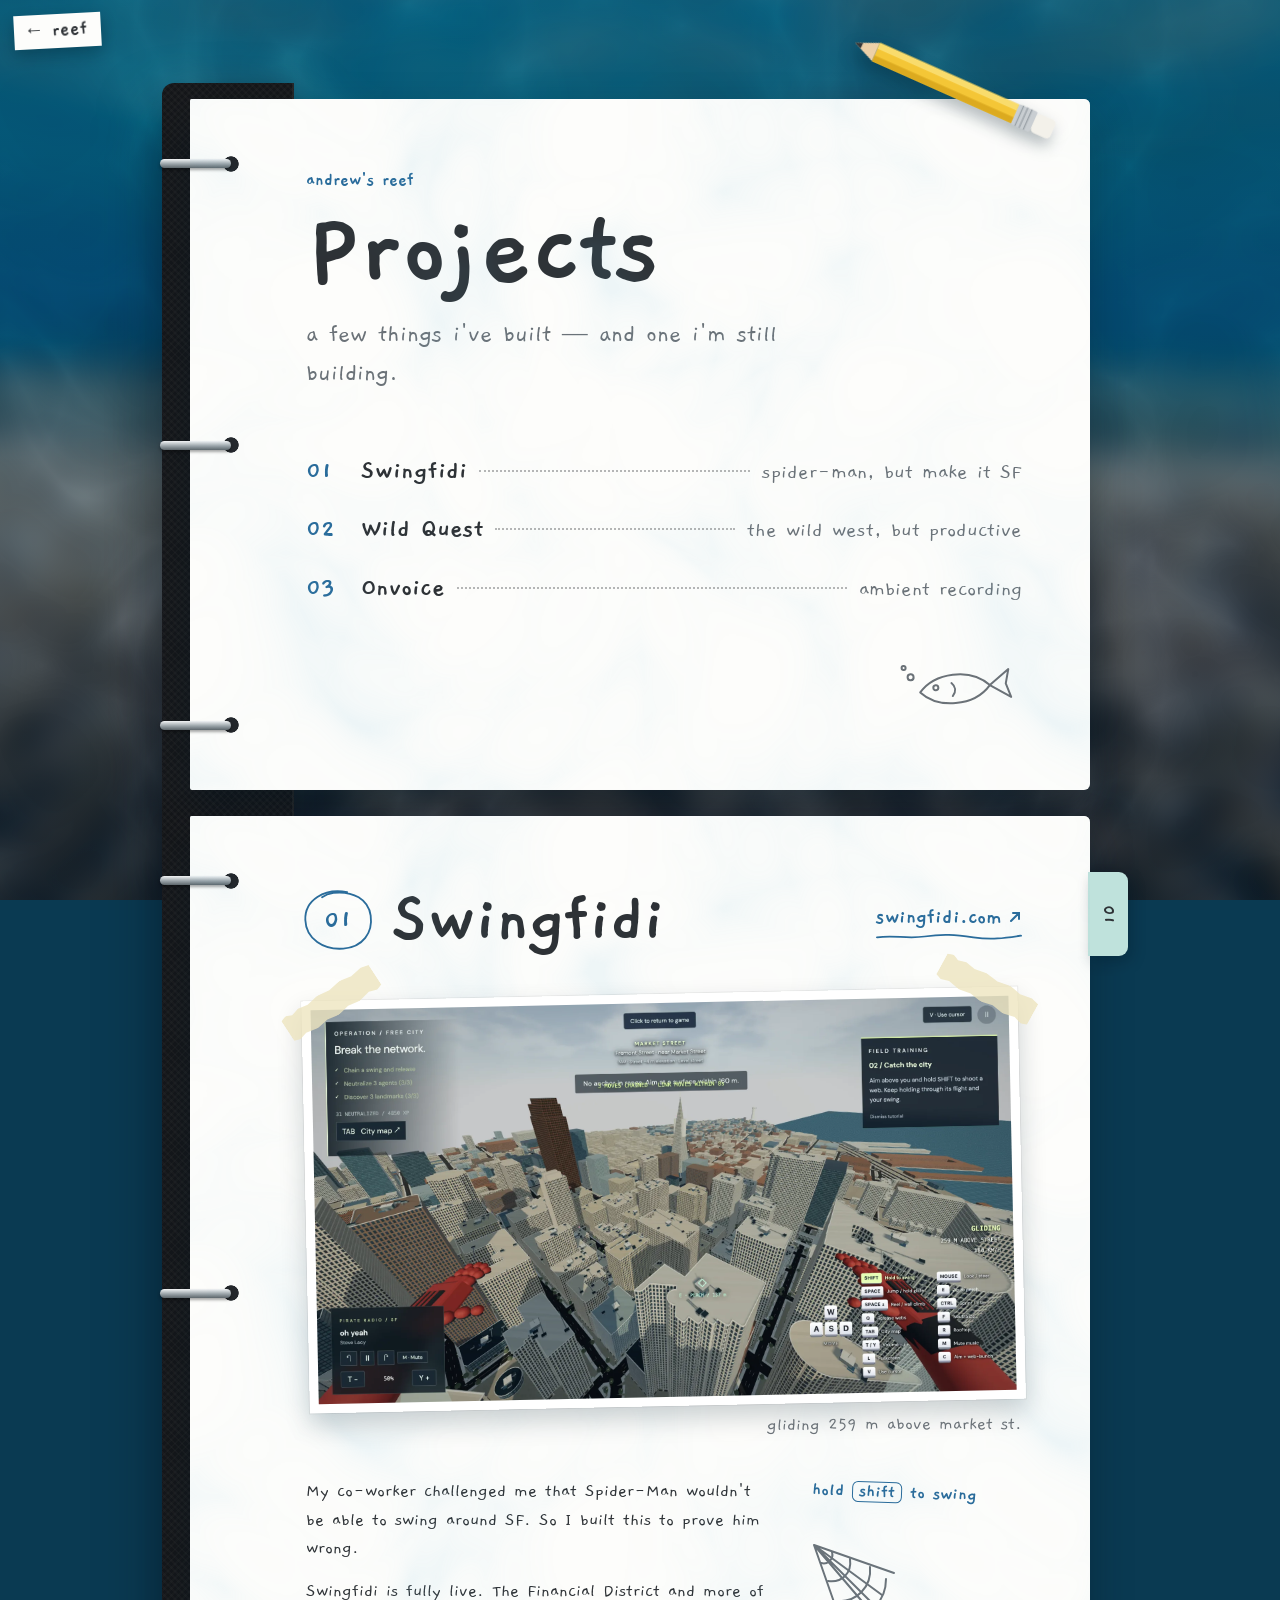
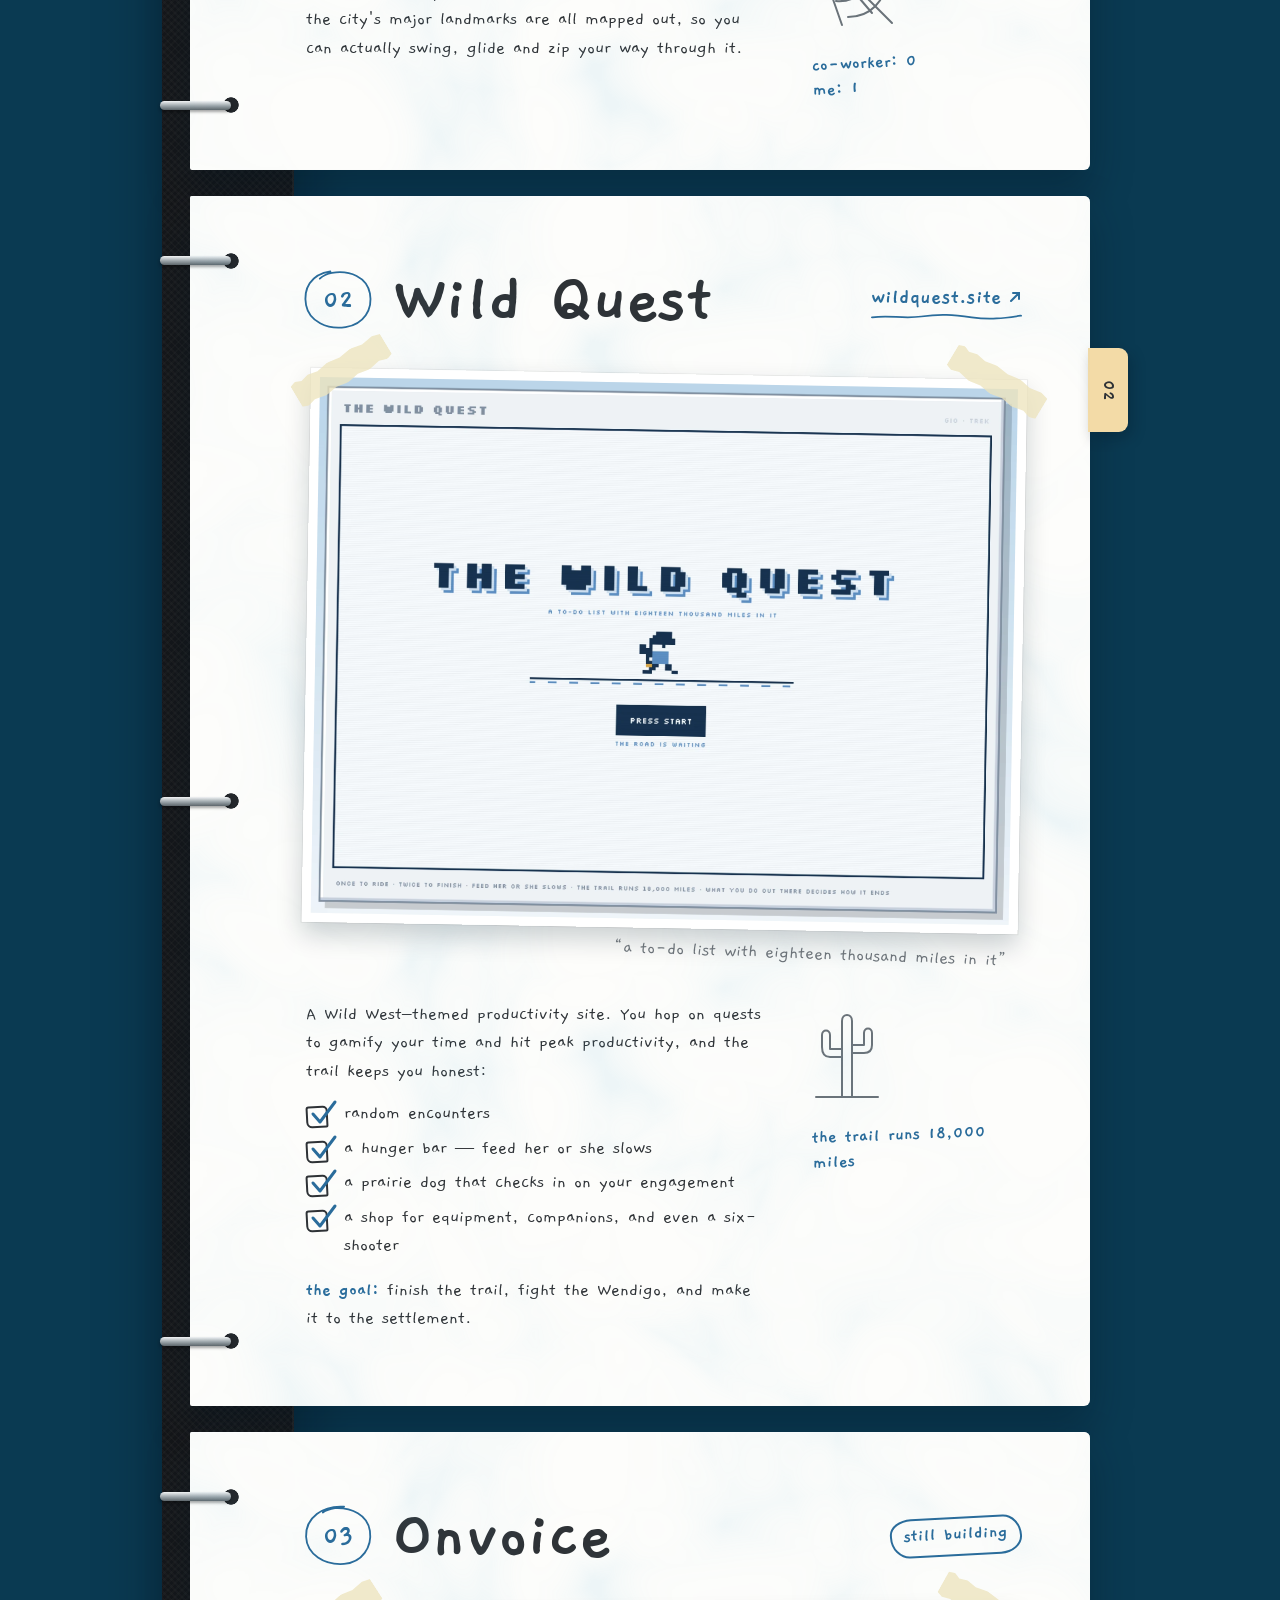
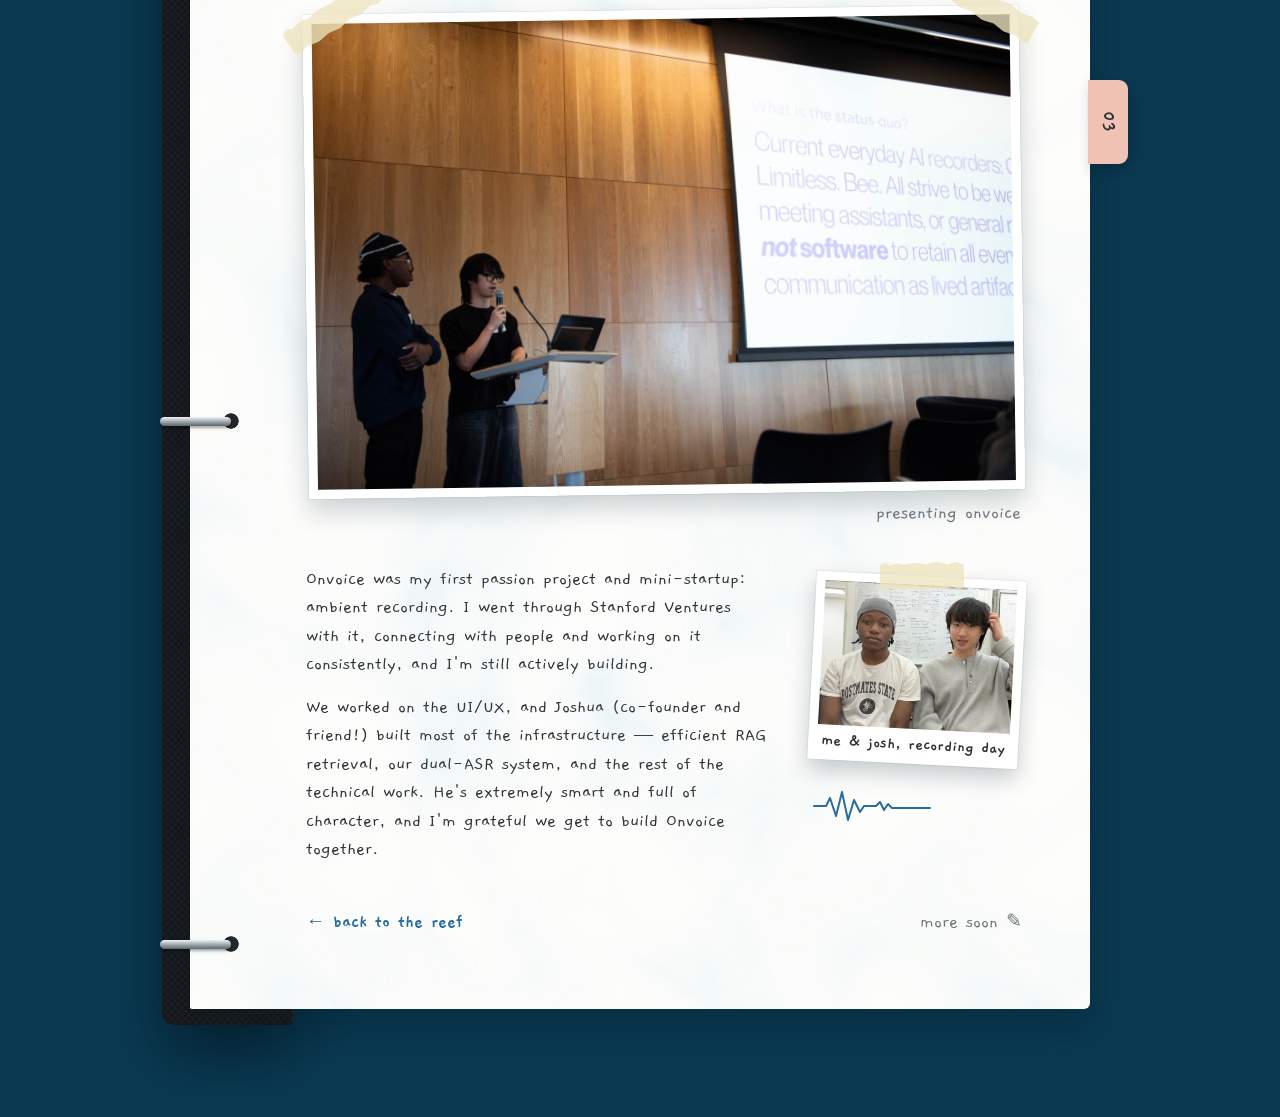
<file: projects.html>
<!doctype html>
<html lang="en">
<head>
  <meta charset="utf-8">
  <meta name="viewport" content="width=device-width, initial-scale=1, viewport-fit=cover">
  <title>Projects — Andrew Gio Kang</title>
  <meta name="description" content="Projects by Andrew Gio Kang: Swingfidi, Wild Quest and Onvoice.">
  <meta name="theme-color" content="#0a3a52">
  <link rel="preconnect" href="https://fonts.googleapis.com">
  <link rel="preconnect" href="https://fonts.gstatic.com" crossorigin>
  <link href="https://fonts.googleapis.com/css2?family=Gaegu:wght@400;700&display=swap" rel="stylesheet">
  <link rel="stylesheet" href="assets/journal.css">
</head>
<body>
  <div class="sea" aria-hidden="true">
    <span class="sea__light"></span>
    <i style="--x:6%; --s:10px; --d:11s; --delay:-2s"></i>
    <i style="--x:9%; --s:5px; --d:9s; --delay:-6s"></i>
    <i style="--x:91%; --s:8px; --d:12s; --delay:-4s"></i>
    <i style="--x:94%; --s:4px; --d:8s; --delay:-1s"></i>
    <i style="--x:88%; --s:12px; --d:14s; --delay:-9s"></i>
  </div>

  <a class="back" href="./">&larr; reef</a>

  <main class="journal">
    <!-- cover -->
    <section class="page" aria-labelledby="title">
      <span class="rings" aria-hidden="true"><i></i></span>
      <span class="sheen" aria-hidden="true"><i></i></span>
      <svg class="pencil" viewBox="0 0 240 30" aria-hidden="true">
        <path d="M2 15L27 4V26Z" fill="#ecd0a8"/>
        <path d="M2 15L10 11.6V18.4Z" fill="#34373a"/>
        <rect x="27" y="4" width="166" height="22" fill="#f4c636"/>
        <rect x="27" y="4" width="166" height="7" fill="#f9dc6c"/>
        <rect x="27" y="19" width="166" height="7" fill="#dcaa1f"/>
        <rect x="193" y="3" width="22" height="24" rx="2" fill="#c9ced2"/>
        <path d="M198 3v24M203 3v24M208 3v24" stroke="#99a1a7" stroke-width="1.4"/>
        <rect x="215" y="4" width="23" height="22" rx="5" fill="#f3f1ea"/>
      </svg>

      <p class="kicker">andrew's reef</p>
      <h1 id="title">Projects</h1>
      <p class="lede">a few things i've built &mdash; and one i'm still building.</p>

      <ol class="toc">
        <li><a href="#swingfidi"><span class="toc__num">01</span><span class="toc__name">Swingfidi</span><span class="toc__dots" aria-hidden="true"></span><span class="toc__what">spider-man, but make it SF</span></a></li>
        <li><a href="#wild-quest"><span class="toc__num">02</span><span class="toc__name">Wild Quest</span><span class="toc__dots" aria-hidden="true"></span><span class="toc__what">the wild west, but productive</span></a></li>
        <li><a href="#onvoice"><span class="toc__num">03</span><span class="toc__name">Onvoice</span><span class="toc__dots" aria-hidden="true"></span><span class="toc__what">ambient recording</span></a></li>
      </ol>

      <svg class="doodle" style="--w:120px; margin:44px 0 0 auto; rotate:-6deg" viewBox="0 0 120 60" aria-hidden="true">
        <path d="M18 30C34 12 70 10 88 30C70 50 34 48 18 30Z"/>
        <path d="M88 30L108 16L104 30L108 44Z"/>
        <circle cx="34" cy="27" r="2.5"/>
        <path d="M50 24C54 28 54 33 50 37"/>
        <circle cx="10" cy="14" r="3"/><circle cx="4" cy="4" r="2"/>
      </svg>
    </section>

    <!-- 01 -->
    <article class="page" id="swingfidi" aria-labelledby="t-swingfidi">
      <span class="rings" aria-hidden="true"><i></i></span>
      <span class="sheen" aria-hidden="true"><i></i></span>
      <a class="tab" href="#swingfidi" style="--top:56px; --c:var(--tab-1)" aria-hidden="true" tabindex="-1">01</a>

      <header class="entry__head">
        <span class="num" aria-hidden="true">01<svg viewBox="0 0 100 90" preserveAspectRatio="none"><path d="M62 7C32 1 6 18 7 45C8 71 31 86 57 84C83 82 96 62 93 39C90 17 70 5 44 8C38 9 33 11 29 14"/></svg></span>
        <h2 class="entry__title" id="t-swingfidi">Swingfidi</h2>
        <a class="entry__link" href="https://swingfidi.com" target="_blank" rel="noopener">swingfidi.com
          <svg viewBox="0 0 14 14" fill="none" stroke="currentColor" stroke-width="2" stroke-linecap="round" aria-hidden="true"><path d="M3 11L11 3M5 3h6v6"/></svg></a>
      </header>

      <figure class="snap" style="--tilt:-1.2deg">
        <a href="https://swingfidi.com" target="_blank" rel="noopener" tabindex="-1">
          <img src="assets/projects/swingfidi.webp" width="2000" height="1128" loading="lazy"
               alt="Swingfidi: web-swinging over San Francisco's Financial District toward the Transamerica Pyramid">
        </a>
        <figcaption>gliding 259 m above market st.</figcaption>
      </figure>

      <div class="entry__body">
        <div>
          <p>My co-worker challenged me that Spider-Man wouldn't be able to swing around SF. So I built this to prove him wrong.</p>
          <p>Swingfidi is fully live. The Financial District and more of the city's major landmarks are all mapped out, so you can actually swing, glide and zip your way through it.</p>
        </div>
        <aside class="margin" aria-label="Notes">
          <p class="scribble" style="--r:2deg">hold <kbd>shift</kbd> to swing</p>
          <svg class="doodle" style="--w:84px" viewBox="0 0 84 84" aria-hidden="true">
            <path d="M2 2L80 80M2 2L82 30M2 2L30 82M2 2L60 70M2 2L70 52"/>
            <path d="M20 9C22 16 16 22 9 20M38 16C40 30 30 40 16 38M58 24C60 44 44 60 24 58M74 36C74 58 58 74 36 74"/>
          </svg>
          <p class="scribble" style="--r:-3deg">co-worker: 0<br>me: 1</p>
        </aside>
      </div>
    </article>

    <!-- 02 -->
    <article class="page" id="wild-quest" aria-labelledby="t-wild-quest">
      <span class="rings" aria-hidden="true"><i></i></span>
      <span class="sheen" aria-hidden="true"><i></i></span>
      <a class="tab" href="#wild-quest" style="--top:152px; --c:var(--tab-2)" aria-hidden="true" tabindex="-1">02</a>

      <header class="entry__head">
        <span class="num" aria-hidden="true">02<svg viewBox="0 0 100 90" preserveAspectRatio="none"><path d="M40 6C14 10 4 30 8 52C12 74 36 86 60 82C84 78 96 58 92 36C88 14 66 4 42 8C36 9 30 12 26 16"/></svg></span>
        <h2 class="entry__title" id="t-wild-quest">Wild Quest</h2>
        <a class="entry__link" href="https://wildquest.site" target="_blank" rel="noopener">wildquest.site
          <svg viewBox="0 0 14 14" fill="none" stroke="currentColor" stroke-width="2" stroke-linecap="round" aria-hidden="true"><path d="M3 11L11 3M5 3h6v6"/></svg></a>
      </header>

      <figure class="snap" style="--tilt:1deg">
        <a href="https://wildquest.site" target="_blank" rel="noopener" tabindex="-1">
          <img src="assets/projects/wildquest.webp" width="2000" height="1536" loading="lazy"
               alt="The Wild Quest title screen: a pixel-art traveler on the trail above a Press Start button">
        </a>
        <figcaption>&ldquo;a to-do list with eighteen thousand miles in it&rdquo;</figcaption>
      </figure>

      <div class="entry__body">
        <div>
          <p>A Wild West&ndash;themed productivity site. You hop on quests to gamify your time and hit peak productivity, and the trail keeps you honest:</p>
          <ul class="checks">
            <li><svg viewBox="0 0 30 30" aria-hidden="true"><path d="M5 15l7 8L27 3"/></svg>random encounters</li>
            <li><svg viewBox="0 0 30 30" aria-hidden="true"><path d="M5 15l7 8L27 3"/></svg>a hunger bar &mdash; feed her or she slows</li>
            <li><svg viewBox="0 0 30 30" aria-hidden="true"><path d="M5 15l7 8L27 3"/></svg>a prairie dog that checks in on your engagement</li>
            <li><svg viewBox="0 0 30 30" aria-hidden="true"><path d="M5 15l7 8L27 3"/></svg>a shop for equipment, companions, and even a six-shooter</li>
          </ul>
          <p class="goal"><b>the goal:</b> finish the trail, fight the Wendigo, and make it to the settlement.</p>
        </div>
        <aside class="margin" aria-label="Notes">
          <svg class="doodle" style="--w:70px" viewBox="0 0 70 96" aria-hidden="true">
            <path d="M30 92V16C30 8 40 8 40 16V92"/>
            <path d="M30 52H18C12 52 10 48 10 42V30C10 24 18 24 18 30V44H30"/>
            <path d="M40 40H52V28C52 22 60 22 60 28V40C60 46 56 48 52 48H40"/>
            <path d="M4 92H66"/>
          </svg>
          <p class="scribble" style="--r:-2deg">the trail runs 18,000 miles</p>
        </aside>
      </div>
    </article>

    <!-- 03 -->
    <article class="page" id="onvoice" aria-labelledby="t-onvoice">
      <span class="rings" aria-hidden="true"><i></i></span>
      <span class="sheen" aria-hidden="true"><i></i></span>
      <a class="tab" href="#onvoice" style="--top:248px; --c:var(--tab-3)" aria-hidden="true" tabindex="-1">03</a>

      <header class="entry__head">
        <span class="num" aria-hidden="true">03<svg viewBox="0 0 100 90" preserveAspectRatio="none"><path d="M58 5C30 3 7 20 8 46C9 70 32 85 58 83C82 81 95 60 92 38C89 16 68 6 46 7C40 8 34 10 30 13"/></svg></span>
        <h2 class="entry__title" id="t-onvoice">Onvoice</h2>
        <span class="status">still building</span>
      </header>

      <figure class="snap" style="--tilt:-.8deg">
        <img src="assets/projects/onvoice-presenting.jpg" width="1400" height="934" loading="lazy"
             alt="Andrew presenting Onvoice at a podium beside Joshua, in front of a slide about everyday AI recorders">
        <figcaption>presenting onvoice</figcaption>
      </figure>

      <div class="entry__body">
        <div>
          <p>Onvoice was my first passion project and mini-startup: ambient recording. I went through Stanford Ventures with it, connecting with people and working on it consistently, and I'm still actively building.</p>
          <p>We worked on the UI/UX, and Joshua (co-founder and friend!) built most of the infrastructure &mdash; efficient RAG retrieval, our dual-ASR system, and the rest of the technical work. He's extremely smart and full of character, and I'm grateful we get to build Onvoice together.</p>
        </div>
        <aside class="margin" aria-label="Notes">
          <figure class="polaroid" style="--tilt:3deg">
            <img src="assets/projects/onvoice-whiteboard.webp" width="2000" height="1127" loading="lazy"
                 alt="Andrew and Joshua in front of a whiteboard covered in Onvoice plans">
            <figcaption>me &amp; josh, recording day</figcaption>
          </figure>
          <svg class="doodle" style="--w:120px; color:var(--blue)" viewBox="0 0 120 40" aria-hidden="true">
            <path d="M2 20H14L18 12L24 30L30 6L36 34L42 14L48 26L52 20H64L68 16L72 24L76 18L80 22H118"/>
          </svg>
        </aside>
      </div>

      <div class="signoff">
        <a href="./">&larr; back to the reef</a>
        <span>more soon &#9998;</span>
      </div>
    </article>
  </main>

  <script src="assets/journal.js?v=2"></script>
</body>
</html>
</file>
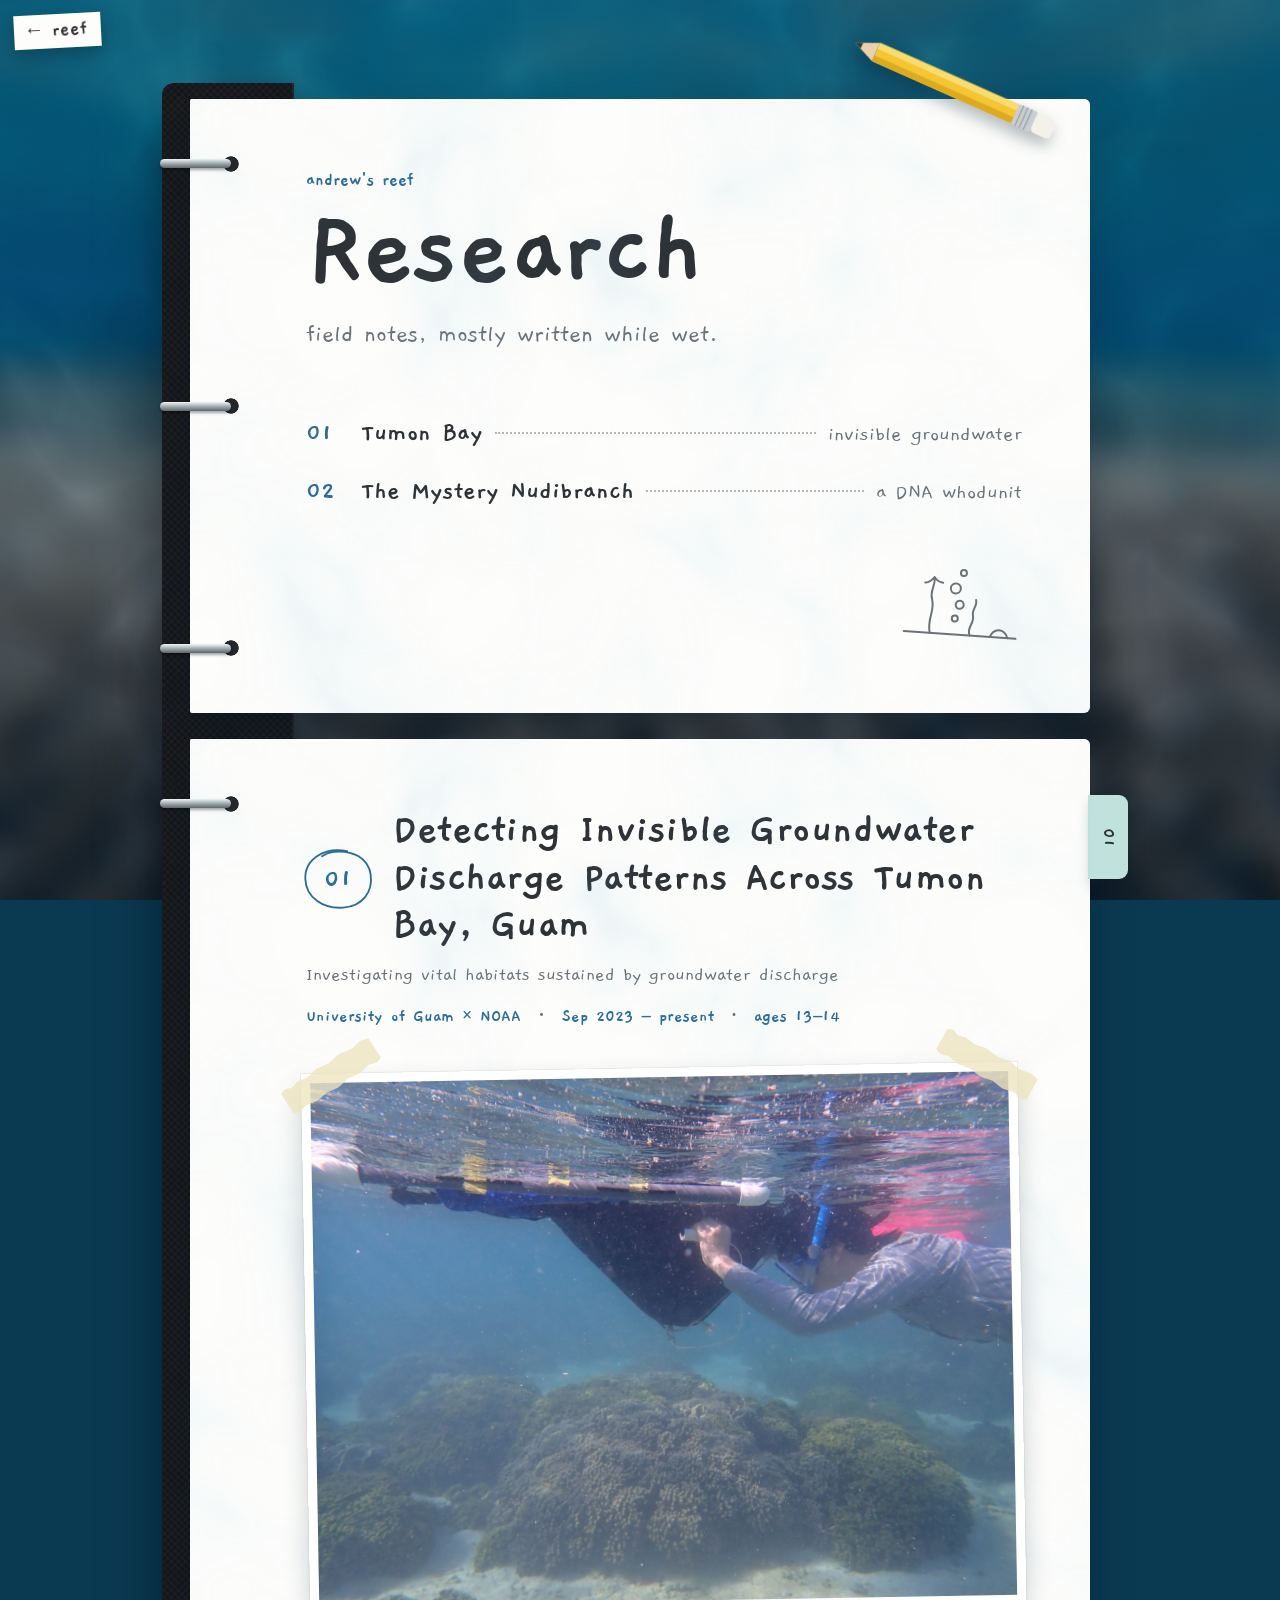
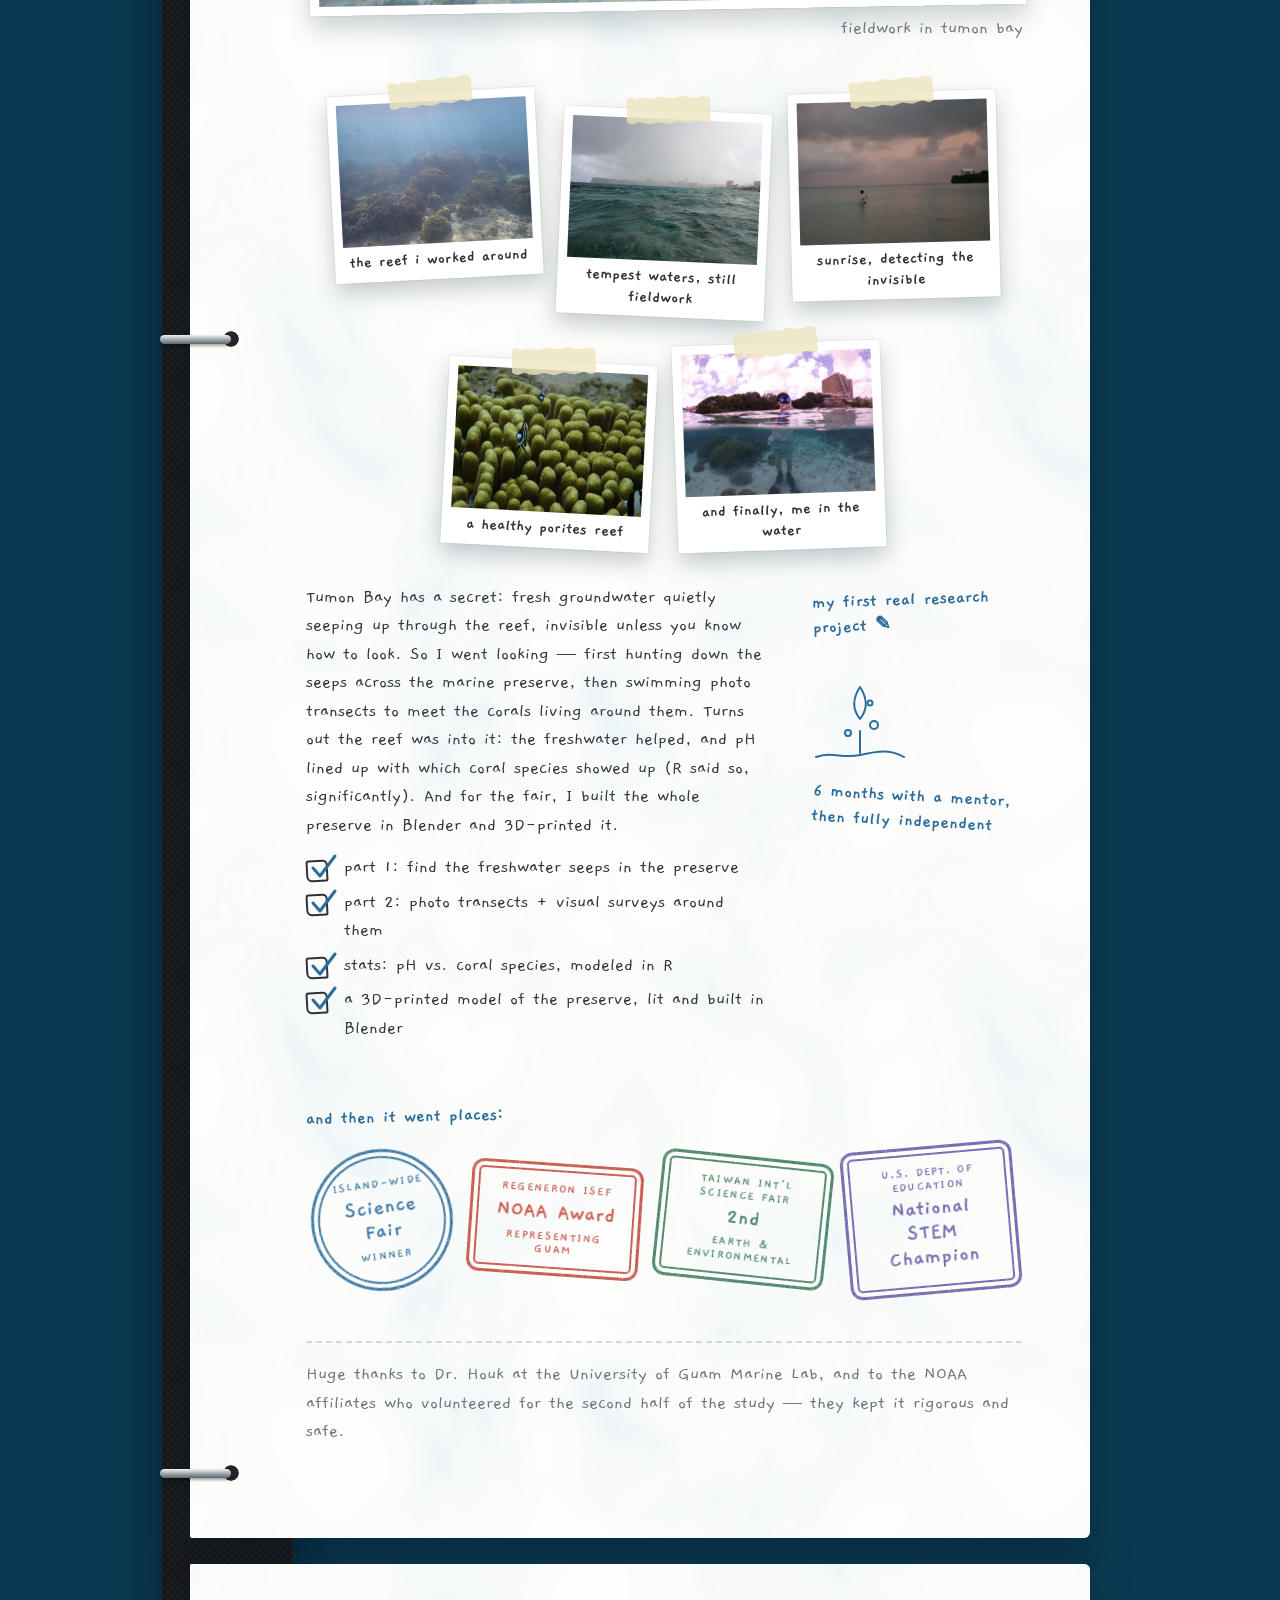
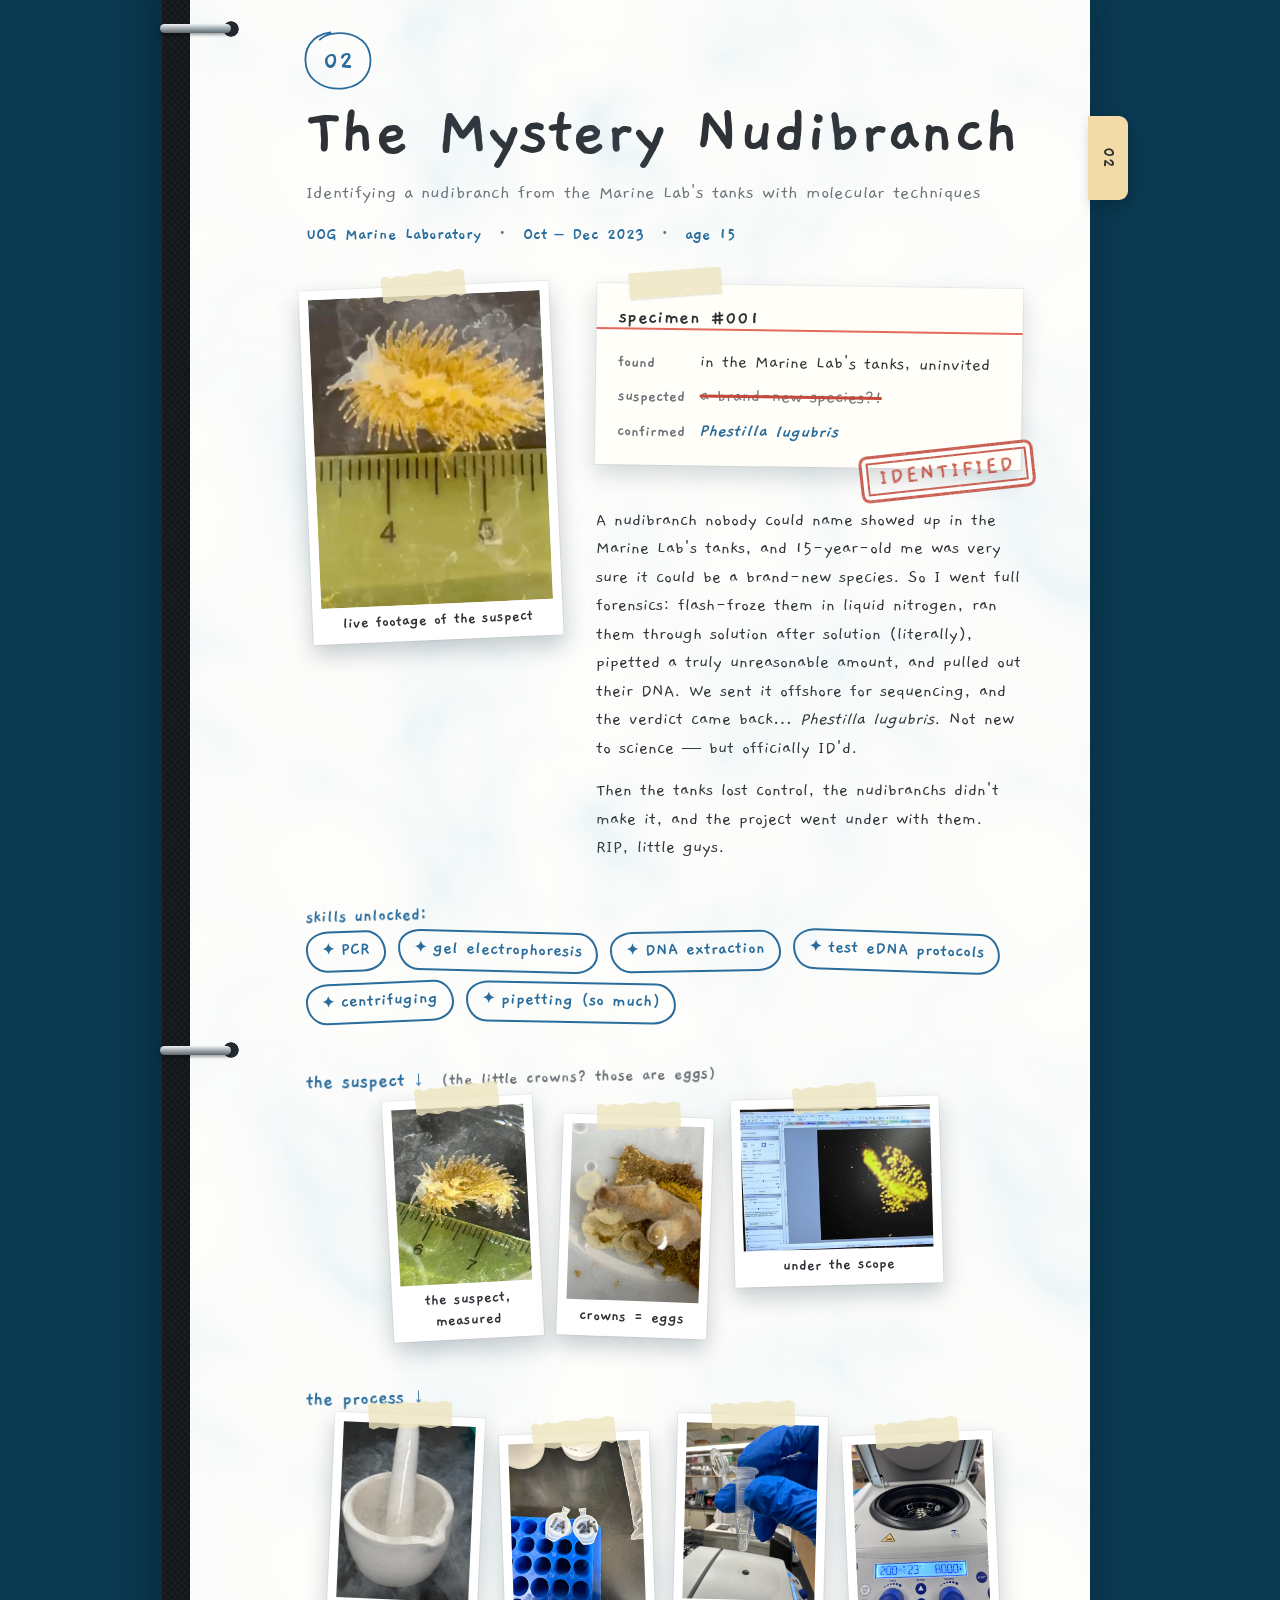
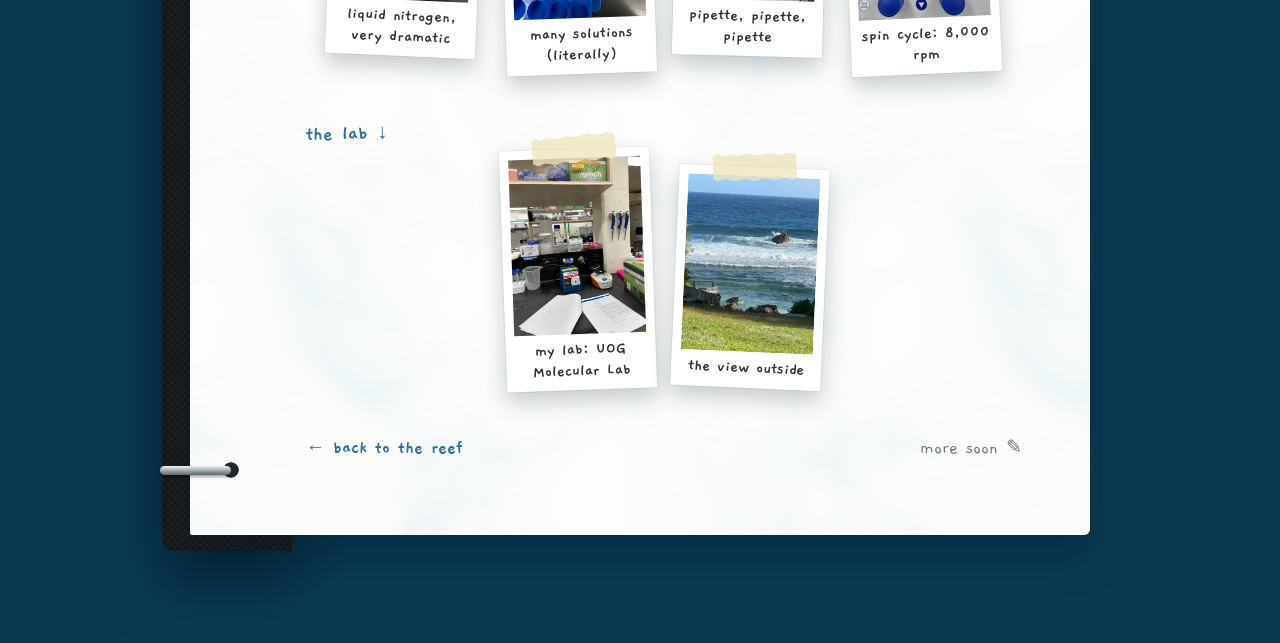
<file: research.html>
<!doctype html>
<html lang="en">
<head>
  <meta charset="utf-8">
  <meta name="viewport" content="width=device-width, initial-scale=1, viewport-fit=cover">
  <title>Research — Andrew Gio Kang</title>
  <meta name="description" content="Research by Andrew Gio Kang: detecting invisible groundwater discharge across Tumon Bay, Guam, with the University of Guam and NOAA.">
  <meta name="theme-color" content="#0a3a52">
  <link rel="preconnect" href="https://fonts.googleapis.com">
  <link rel="preconnect" href="https://fonts.gstatic.com" crossorigin>
  <link href="https://fonts.googleapis.com/css2?family=Gaegu:wght@400;700&display=swap" rel="stylesheet">
  <link rel="stylesheet" href="assets/journal.css">
</head>
<body>
  <div class="sea" aria-hidden="true">
    <span class="sea__light"></span>
    <i style="--x:6%; --s:10px; --d:11s; --delay:-2s"></i>
    <i style="--x:9%; --s:5px; --d:9s; --delay:-6s"></i>
    <i style="--x:91%; --s:8px; --d:12s; --delay:-4s"></i>
    <i style="--x:94%; --s:4px; --d:8s; --delay:-1s"></i>
    <i style="--x:88%; --s:12px; --d:14s; --delay:-9s"></i>
  </div>

  <a class="back" href="./">&larr; reef</a>

  <main class="journal">
    <!-- cover -->
    <section class="page" aria-labelledby="title">
      <span class="rings" aria-hidden="true"><i></i></span>
      <span class="sheen" aria-hidden="true"><i></i></span>
      <svg class="pencil" viewBox="0 0 240 30" aria-hidden="true">
        <path d="M2 15L27 4V26Z" fill="#ecd0a8"/>
        <path d="M2 15L10 11.6V18.4Z" fill="#34373a"/>
        <rect x="27" y="4" width="166" height="22" fill="#f4c636"/>
        <rect x="27" y="4" width="166" height="7" fill="#f9dc6c"/>
        <rect x="27" y="19" width="166" height="7" fill="#dcaa1f"/>
        <rect x="193" y="3" width="22" height="24" rx="2" fill="#c9ced2"/>
        <path d="M198 3v24M203 3v24M208 3v24" stroke="#99a1a7" stroke-width="1.4"/>
        <rect x="215" y="4" width="23" height="22" rx="5" fill="#f3f1ea"/>
      </svg>

      <p class="kicker">andrew's reef</p>
      <h1 id="title">Research</h1>
      <p class="lede">field notes, mostly written while wet.</p>

      <ol class="toc">
        <li><a href="#tumon-bay"><span class="toc__num">01</span><span class="toc__name">Tumon Bay</span><span class="toc__dots" aria-hidden="true"></span><span class="toc__what">invisible groundwater</span></a></li>
        <li><a href="#nudibranch"><span class="toc__num">02</span><span class="toc__name">The Mystery Nudibranch</span><span class="toc__dots" aria-hidden="true"></span><span class="toc__what">a DNA whodunit</span></a></li>
      </ol>

      <svg class="doodle" style="--w:120px; margin:44px 0 0 auto; rotate:4deg" viewBox="0 0 120 80" aria-hidden="true">
        <path d="M4 74H116"/>
        <path d="M30 74C26 60 34 52 30 40C27 32 33 26 31 18M31 18C28 22 25 24 22 24M31 18C34 22 37 23 40 23"/>
        <path d="M70 74C66 66 74 62 72 54C70 48 76 44 74 38"/>
        <circle cx="54" cy="58" r="3"/><circle cx="58" cy="44" r="4"/><circle cx="53" cy="28" r="5"/><circle cx="60" cy="12" r="3"/>
        <path d="M90 74C94 64 104 64 108 74"/>
      </svg>
    </section>

    <!-- 01 -->
    <article class="page" id="tumon-bay" aria-labelledby="t-tumon">
      <span class="rings" aria-hidden="true"><i></i></span>
      <span class="sheen" aria-hidden="true"><i></i></span>
      <a class="tab" href="#tumon-bay" style="--top:56px; --c:var(--tab-1)" aria-hidden="true" tabindex="-1">01</a>

      <header class="entry__head">
        <span class="num" aria-hidden="true">01<svg viewBox="0 0 100 90" preserveAspectRatio="none"><path d="M62 7C32 1 6 18 7 45C8 71 31 86 57 84C83 82 96 62 93 39C90 17 70 5 44 8C38 9 33 11 29 14"/></svg></span>
        <h2 class="entry__title entry__title--long" id="t-tumon">Detecting Invisible Groundwater Discharge Patterns Across Tumon Bay, Guam</h2>
      </header>
      <p class="entry__sub">Investigating vital habitats sustained by groundwater discharge</p>
      <p class="meta"><span>University of Guam &times; NOAA</span><span>Sep 2023 &ndash; present</span><span>ages 13&ndash;14</span></p>

      <figure class="snap" style="--tilt:-1deg">
        <a href="assets/research/tumon-fieldwork.jpg" data-zoom data-caption="fieldwork in tumon bay" tabindex="-1">
          <img src="assets/research/tumon-fieldwork.jpg" width="1400" height="1050" loading="lazy"
               alt="Andrew snorkeling in Tumon Bay, working with field equipment under a floating rig above the reef">
        </a>
        <figcaption>fieldwork in tumon bay</figcaption>
      </figure>

      <div class="gallery" aria-label="Photos from the field">
        <figure class="polaroid" style="--tilt:-3deg">
          <a href="assets/research/tumon-reef.jpg" data-zoom data-caption="the reef i worked around">
            <img src="assets/research/tumon-reef-sm.jpg" width="640" height="480" loading="lazy" alt="Mounded coral reef in Tumon Bay under hazy blue water">
          </a>
          <figcaption>the reef i worked around</figcaption>
        </figure>
        <figure class="polaroid" style="--tilt:2.5deg">
          <a href="assets/research/tumon-tempest.jpg" data-zoom data-caption="the tempest waters i did fieldwork in">
            <img src="assets/research/tumon-tempest-sm.jpg" width="640" height="480" loading="lazy" alt="Choppy, stormy water across Tumon Bay under heavy rain clouds">
          </a>
          <figcaption>tempest waters, still fieldwork</figcaption>
        </figure>
        <figure class="polaroid" style="--tilt:-1.5deg; --focus:30% 50%">
          <a href="assets/research/tumon-sunrise.jpg" data-zoom data-caption="sunrise, detecting the invisible discharges">
            <img src="assets/research/tumon-sunrise-sm.jpg" width="640" height="376" loading="lazy" alt="Andrew standing waist-deep in Tumon Bay at sunrise, looking out under pink clouds">
          </a>
          <figcaption>sunrise, detecting the invisible</figcaption>
        </figure>
        <figure class="polaroid" style="--tilt:3deg">
          <a href="assets/research/tumon-porites.jpg" data-zoom data-caption="a healthy porites reef">
            <img src="assets/research/tumon-porites-sm.jpg" width="640" height="480" loading="lazy" alt="Close-up of a healthy finger-like Porites coral with small striped damselfish">
          </a>
          <figcaption>a healthy porites reef</figcaption>
        </figure>
        <figure class="polaroid" style="--tilt:-2deg">
          <a href="assets/research/tumon-me.jpg" data-zoom data-caption="and finally, me in the water">
            <img src="assets/research/tumon-me-sm.jpg" width="640" height="426" loading="lazy" alt="Half-underwater shot of Andrew in snorkel gear standing over the reef in Tumon Bay">
          </a>
          <figcaption>and finally, me in the water</figcaption>
        </figure>
      </div>

      <div class="entry__body">
        <div>
          <p>Tumon Bay has a secret: fresh groundwater quietly seeping up through the reef, invisible unless you know how to look. So I went looking &mdash; first hunting down the seeps across the marine preserve, then swimming photo transects to meet the corals living around them. Turns out the reef was into it: the freshwater helped, and pH lined up with which coral species showed up (R said so, significantly). And for the fair, I built the whole preserve in Blender and 3D-printed it.</p>
          <ul class="checks" aria-label="Field notes">
            <li><svg viewBox="0 0 30 30" aria-hidden="true"><path d="M5 15l7 8L27 3"/></svg>part 1: find the freshwater seeps in the preserve</li>
            <li><svg viewBox="0 0 30 30" aria-hidden="true"><path d="M5 15l7 8L27 3"/></svg>part 2: photo transects + visual surveys around them</li>
            <li><svg viewBox="0 0 30 30" aria-hidden="true"><path d="M5 15l7 8L27 3"/></svg>stats: pH vs. coral species, modeled in R</li>
            <li><svg viewBox="0 0 30 30" aria-hidden="true"><path d="M5 15l7 8L27 3"/></svg>a 3D-printed model of the preserve, lit and built in Blender</li>
          </ul>
        </div>
        <aside class="margin" aria-label="Notes">
          <p class="scribble" style="--r:-2deg">my first real research project &#9998;</p>
          <svg class="doodle" style="--w:96px; color:var(--blue)" viewBox="0 0 96 90" aria-hidden="true">
            <path d="M4 84C20 78 30 86 48 82S78 76 92 84"/>
            <path d="M48 80V58"/>
            <path d="M48 46C40 36 40 26 48 14C56 26 56 36 48 46Z"/>
            <circle cx="36" cy="60" r="3"/><circle cx="62" cy="52" r="4"/><circle cx="58" cy="30" r="2.5"/>
          </svg>
          <p class="scribble" style="--r:3deg">6 months with a mentor, then fully independent</p>
        </aside>
      </div>

      <p class="scribble" style="--r:-1.5deg; margin-top:clamp(28px, 4vw, 40px)">and then it went places:</p>
      <div class="stamps">
        <div class="stamp" style="--r:-8deg; --i:0"><small>Island-wide</small><b>Science Fair</b><small>Winner</small></div>
        <div class="stamp stamp--rect stamp--red" style="--r:4deg; --i:1"><small>Regeneron ISEF</small><b>NOAA Award</b><small>Representing Guam</small></div>
        <div class="stamp stamp--rect stamp--green" style="--r:6deg; --i:2"><small>Taiwan Int'l<br>Science Fair</small><b>2nd</b><small>Earth &amp; Environmental</small></div>
        <div class="stamp stamp--rect stamp--violet" style="--r:-5deg; --i:3"><small>U.S. Dept. of Education</small><b>National STEM Champion</b></div>
      </div>

      <p class="thanks">Huge thanks to Dr. Houk at the University of Guam Marine Lab, and to the NOAA affiliates who volunteered for the second half of the study &mdash; they kept it rigorous and safe.</p>
    </article>

    <!-- 02 -->
    <article class="page" id="nudibranch" aria-labelledby="t-nudi">
      <span class="rings" aria-hidden="true"><i></i></span>
      <span class="sheen" aria-hidden="true"><i></i></span>
      <a class="tab" href="#nudibranch" style="--top:152px; --c:var(--tab-2)" aria-hidden="true" tabindex="-1">02</a>

      <header class="entry__head">
        <span class="num" aria-hidden="true">02<svg viewBox="0 0 100 90" preserveAspectRatio="none"><path d="M40 6C14 10 4 30 8 52C12 74 36 86 60 82C84 78 96 58 92 36C88 14 66 4 42 8C36 9 30 12 26 16"/></svg></span>
        <h2 class="entry__title" id="t-nudi">The Mystery Nudibranch</h2>
      </header>
      <p class="entry__sub">Identifying a nudibranch from the Marine Lab's tanks with molecular techniques</p>
      <p class="meta"><span>UOG Marine Laboratory</span><span>Oct &ndash; Dec 2023</span><span>age 15</span></p>

      <div class="feature">
        <figure class="polaroid" style="--tilt:-2.5deg">
          <video autoplay muted loop playsinline preload="metadata" poster="assets/research/nudi-live.jpg" aria-label="The nudibranch crawling in a petri dish over a ruler">
            <source src="assets/research/nudi-live.mp4" type="video/mp4">
          </video>
          <figcaption>live footage of the suspect</figcaption>
        </figure>

        <div class="feature__text">
          <div class="case">
            <p class="case__title">specimen #001</p>
            <dl>
              <dt>found</dt><dd>in the Marine Lab's tanks, uninvited</dd>
              <dt>suspected</dt><dd><s>a brand-new species?!</s></dd>
              <dt>confirmed</dt><dd><i>Phestilla lugubris</i></dd>
            </dl>
            <div class="stamp stamp--rect stamp--red" style="--r:-7deg; --i:0"><b>IDENTIFIED</b></div>
          </div>
          <p>A nudibranch nobody could name showed up in the Marine Lab's tanks, and 15-year-old me was very sure it could be a brand-new species. So I went full forensics: flash-froze them in liquid nitrogen, ran them through solution after solution (literally), pipetted a truly unreasonable amount, and pulled out their DNA. We sent it offshore for sequencing, and the verdict came back&hellip; <em>Phestilla lugubris</em>. Not new to science &mdash; but officially ID'd.</p>
          <p>Then the tanks lost control, the nudibranchs didn't make it, and the project went under with them. RIP, little guys.</p>
        </div>
      </div>

      <p class="scribble" style="--r:-1.5deg; margin-top:clamp(24px, 3vw, 34px)">skills unlocked:</p>
      <ul class="skills">
        <li style="--r:-2deg">PCR</li>
        <li style="--r:1.5deg">gel electrophoresis</li>
        <li style="--r:-1deg">DNA extraction</li>
        <li style="--r:2deg">test eDNA protocols</li>
        <li style="--r:-2.5deg">centrifuging</li>
        <li style="--r:1deg">pipetting (so much)</li>
      </ul>

      <p class="gallery-label">the suspect &darr; <span class="gallery-label__aside">(the little crowns? those are eggs)</span></p>
      <div class="gallery" aria-label="The nudibranch">
        <figure class="polaroid polaroid--tall" style="--tilt:-3deg">
          <a href="assets/research/nudi-suspect.jpg" data-zoom data-caption="the suspect, measured">
            <img src="assets/research/nudi-suspect-sm.jpg" width="480" height="640" loading="lazy" alt="The yellow, spiky nudibranch next to a ruler">
          </a>
          <figcaption>the suspect, measured</figcaption>
        </figure>
        <figure class="polaroid polaroid--tall" style="--tilt:2deg">
          <a href="assets/research/nudi-eggs.jpg" data-zoom data-caption="the little crowns are nudibranch eggs">
            <img src="assets/research/nudi-eggs-sm.jpg" width="480" height="640" loading="lazy" alt="A coral fragment with crown-shaped nudibranch egg masses at its base">
          </a>
          <figcaption>crowns = eggs</figcaption>
        </figure>
        <figure class="polaroid" style="--tilt:-1.5deg">
          <a href="assets/research/nudi-scope.jpg" data-zoom data-caption="under the scope">
            <img src="assets/research/nudi-scope-sm.jpg" width="640" height="459" loading="lazy" alt="Microscope software showing a glowing yellow specimen on a black background">
          </a>
          <figcaption>under the scope</figcaption>
        </figure>
      </div>

      <p class="gallery-label">the process &darr;</p>
      <div class="gallery" aria-label="The process">
        <figure class="polaroid polaroid--tall" style="--tilt:2.5deg">
          <a href="assets/research/nudi-nitrogen.jpg" data-zoom data-caption="flash-frozen in liquid nitrogen">
            <img src="assets/research/nudi-nitrogen-sm.jpg" width="480" height="640" loading="lazy" alt="A mortar and pestle smoking with liquid nitrogen">
          </a>
          <figcaption>liquid nitrogen, very dramatic</figcaption>
        </figure>
        <figure class="polaroid polaroid--tall" style="--tilt:-2deg">
          <a href="assets/research/nudi-tubes.jpg" data-zoom data-caption="many solutions (literally)">
            <img src="assets/research/nudi-tubes-sm.jpg" width="480" height="640" loading="lazy" alt="Two labeled sample tubes in a blue tube rack">
          </a>
          <figcaption>many solutions (literally)</figcaption>
        </figure>
        <figure class="polaroid polaroid--tall" style="--tilt:1.5deg">
          <a href="assets/research/nudi-pipette.jpg" data-zoom data-caption="pipette, pipette, pipette">
            <img src="assets/research/nudi-pipette-sm.jpg" width="480" height="640" loading="lazy" alt="A gloved hand holding a small sample tube above a lab instrument">
          </a>
          <figcaption>pipette, pipette, pipette</figcaption>
        </figure>
        <figure class="polaroid polaroid--tall" style="--tilt:-2.5deg">
          <a href="assets/research/nudi-centrifuge.jpg" data-zoom data-caption="spin cycle: 8,000 rpm for 2 minutes">
            <img src="assets/research/nudi-centrifuge-sm.jpg" width="480" height="640" loading="lazy" alt="An open centrifuge set to 8000 rpm for two minutes">
          </a>
          <figcaption>spin cycle: 8,000 rpm</figcaption>
        </figure>
      </div>

      <p class="gallery-label">the lab &darr;</p>
      <div class="gallery" aria-label="The lab">
        <figure class="polaroid polaroid--tall" style="--tilt:-2deg">
          <a href="assets/research/nudi-lab.jpg" data-zoom data-caption="my lab: the UOG Molecular Lab">
            <img src="assets/research/nudi-lab-sm.jpg" width="480" height="640" loading="lazy" alt="A lab bench with pipettes, a vortex mixer and supplies in the UOG Molecular Lab">
          </a>
          <figcaption>my lab: UOG Molecular Lab</figcaption>
        </figure>
        <figure class="polaroid polaroid--tall" style="--tilt:2.5deg">
          <video autoplay muted loop playsinline preload="metadata" poster="assets/research/nudi-view.jpg" aria-label="Waves breaking on the reef past a lawn">
            <source src="assets/research/nudi-view.mp4" type="video/mp4">
          </video>
          <figcaption>the view outside</figcaption>
        </figure>
      </div>

      <div class="signoff">
        <a href="./">&larr; back to the reef</a>
        <span>more soon &#9998;</span>
      </div>
    </article>
  </main>

  <script src="assets/journal.js?v=2"></script>
</body>
</html>
</file>
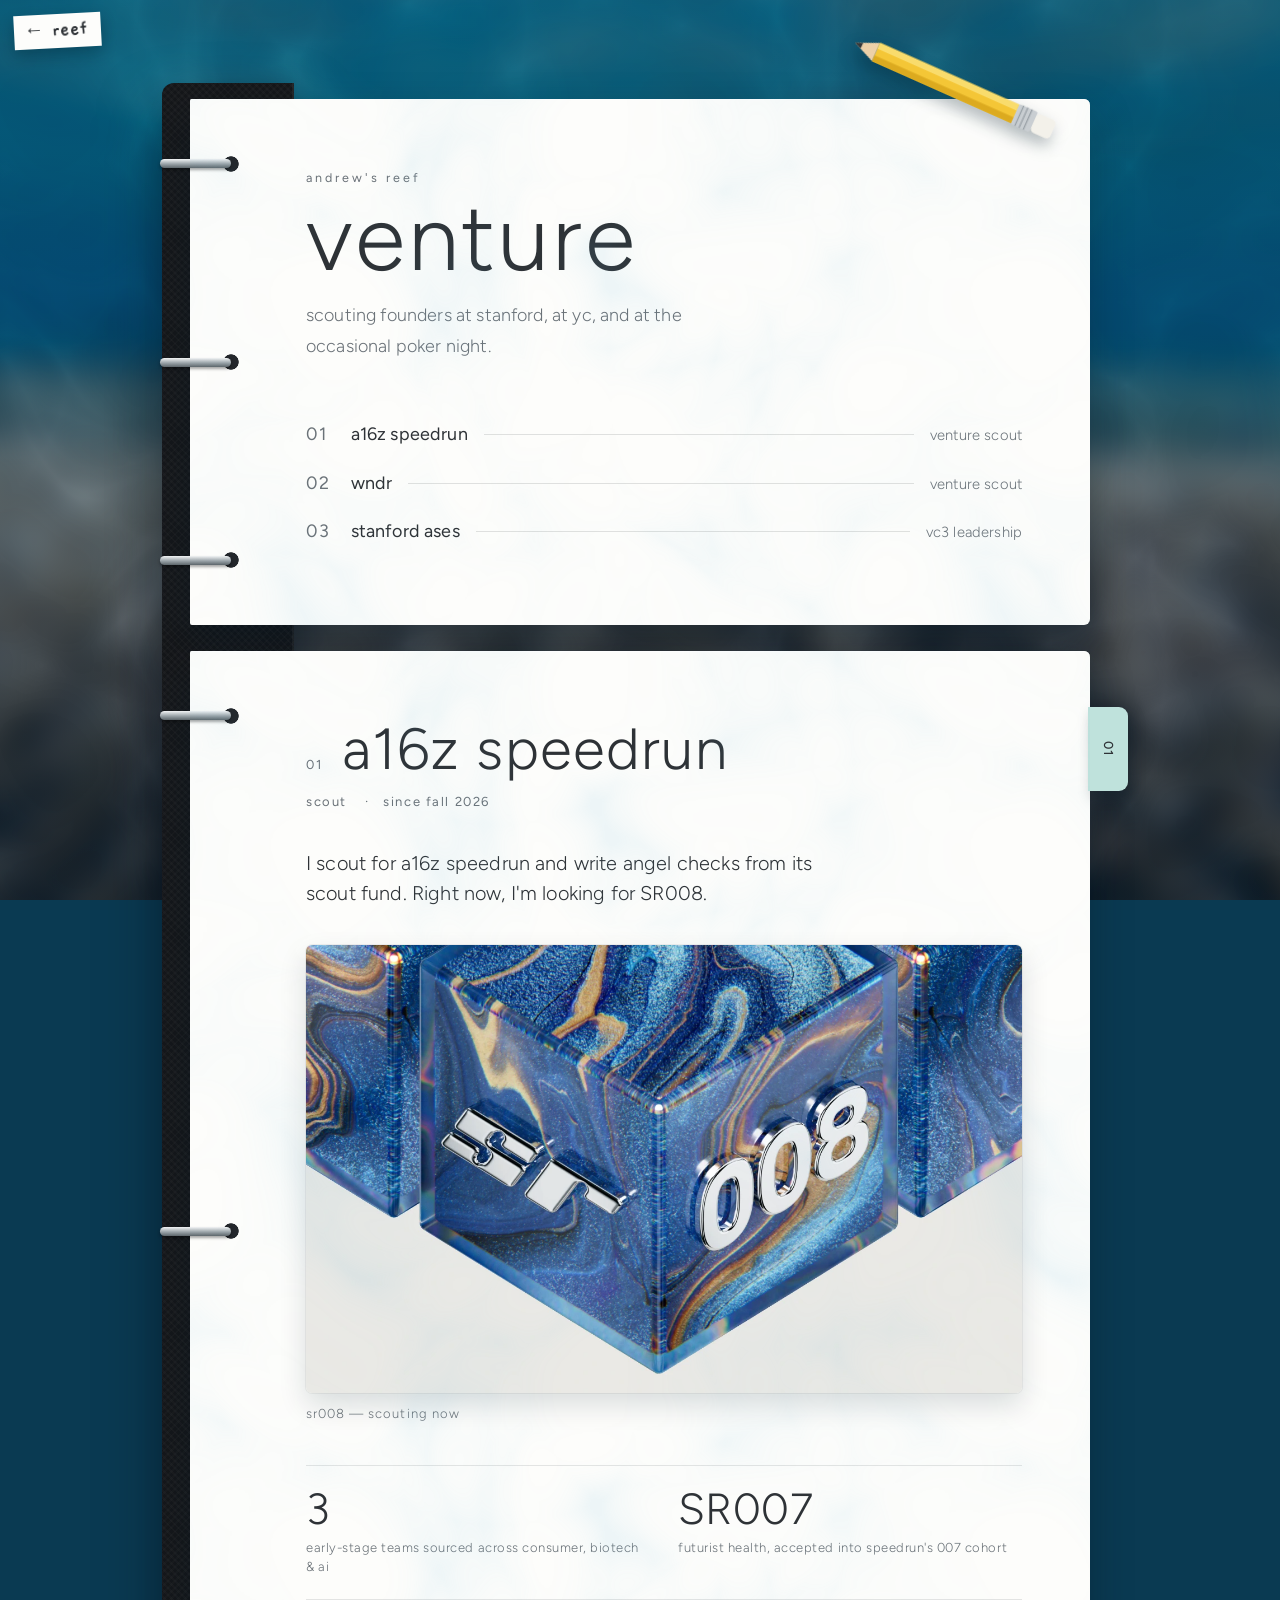
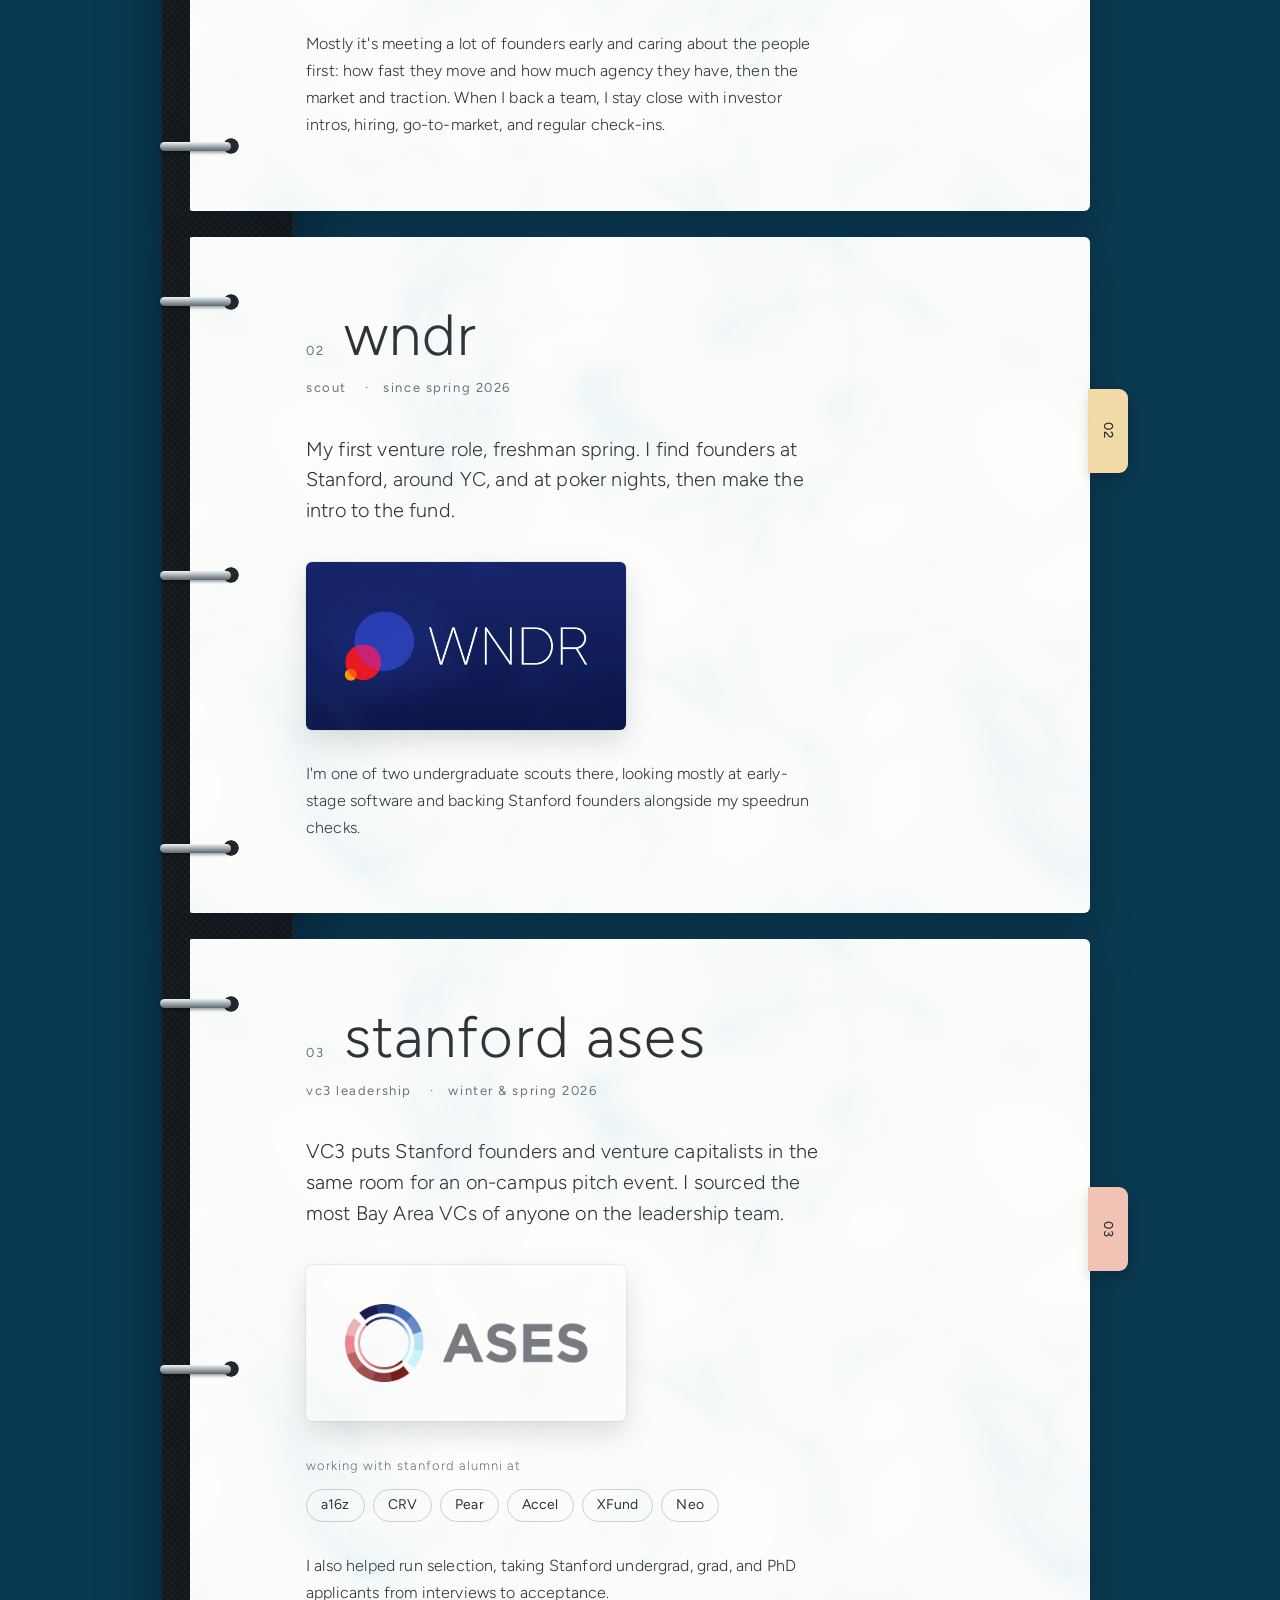
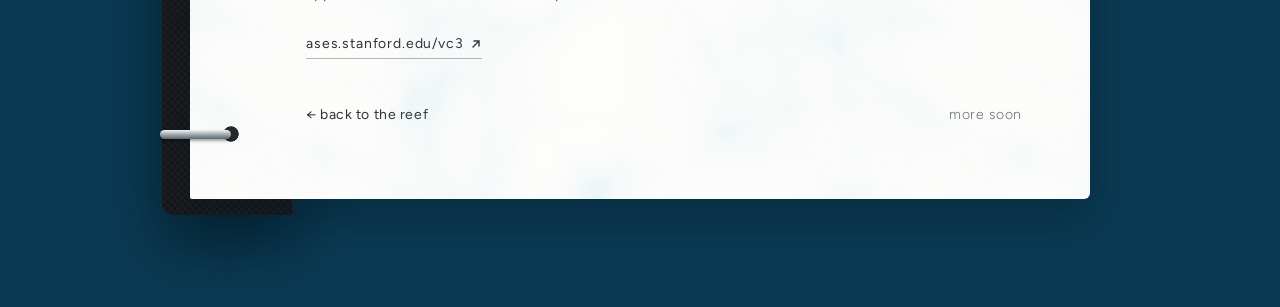
<file: venture.html>
<!doctype html>
<html lang="en">
<head>
  <meta charset="utf-8">
  <meta name="viewport" content="width=device-width, initial-scale=1, viewport-fit=cover">
  <title>Venture — Andrew Gio Kang</title>
  <meta name="description" content="Andrew Gio Kang in venture: a16z speedrun scout, WNDR scout, and Stanford ASES VC3 leadership.">
  <meta name="theme-color" content="#0a3a52">
  <link rel="preconnect" href="https://fonts.googleapis.com">
  <link rel="preconnect" href="https://fonts.gstatic.com" crossorigin>
  <!-- Gaegu for the reef tab; Figtree (closest free match to HEYTEA's sans) for the paper -->
  <link href="https://fonts.googleapis.com/css2?family=Figtree:wght@300;400;500&family=Gaegu:wght@400;700&display=swap" rel="stylesheet">
  <link rel="stylesheet" href="assets/journal.css?v=3">
</head>
<body>
  <div class="sea" aria-hidden="true">
    <span class="sea__light"></span>
    <i style="--x:6%; --s:10px; --d:11s; --delay:-2s"></i>
    <i style="--x:9%; --s:5px; --d:9s; --delay:-6s"></i>
    <i style="--x:91%; --s:8px; --d:12s; --delay:-4s"></i>
    <i style="--x:94%; --s:4px; --d:8s; --delay:-1s"></i>
    <i style="--x:88%; --s:12px; --d:14s; --delay:-9s"></i>
  </div>

  <a class="back" href="./">&larr; reef</a>

  <main class="journal journal--minimal">
    <!-- cover -->
    <section class="page" aria-labelledby="title">
      <span class="rings" aria-hidden="true"><i></i></span>
      <span class="sheen" aria-hidden="true"><i></i></span>
      <svg class="pencil" viewBox="0 0 240 30" aria-hidden="true">
        <path d="M2 15L27 4V26Z" fill="#ecd0a8"/>
        <path d="M2 15L10 11.6V18.4Z" fill="#34373a"/>
        <rect x="27" y="4" width="166" height="22" fill="#f4c636"/>
        <rect x="27" y="4" width="166" height="7" fill="#f9dc6c"/>
        <rect x="27" y="19" width="166" height="7" fill="#dcaa1f"/>
        <rect x="193" y="3" width="22" height="24" rx="2" fill="#c9ced2"/>
        <path d="M198 3v24M203 3v24M208 3v24" stroke="#99a1a7" stroke-width="1.4"/>
        <rect x="215" y="4" width="23" height="22" rx="5" fill="#f3f1ea"/>
      </svg>

      <p class="kicker">andrew's reef</p>
      <h1 id="title">venture</h1>
      <p class="lede">scouting founders at stanford, at yc, and at the occasional poker night.</p>

      <ol class="toc">
        <li><a href="#speedrun"><span class="toc__num">01</span><span class="toc__name">a16z speedrun</span><span class="toc__dots" aria-hidden="true"></span><span class="toc__what">venture scout</span></a></li>
        <li><a href="#wndr"><span class="toc__num">02</span><span class="toc__name">wndr</span><span class="toc__dots" aria-hidden="true"></span><span class="toc__what">venture scout</span></a></li>
        <li><a href="#ases"><span class="toc__num">03</span><span class="toc__name">stanford ases</span><span class="toc__dots" aria-hidden="true"></span><span class="toc__what">vc3 leadership</span></a></li>
      </ol>
    </section>

    <!-- 01 -->
    <article class="page" id="speedrun" aria-labelledby="t-speedrun">
      <span class="rings" aria-hidden="true"><i></i></span>
      <span class="sheen" aria-hidden="true"><i></i></span>
      <a class="tab" href="#speedrun" style="--top:56px; --c:var(--tab-1)" aria-hidden="true" tabindex="-1">01</a>

      <header class="mhead"><span class="mhead__num">01</span><h2 id="t-speedrun">a16z speedrun</h2></header>
      <p class="meta"><span>scout</span><span>since fall 2026</span></p>

      <p class="lead">I scout for a16z speedrun and write angel checks from its scout fund. Right now, I'm looking for SR008.</p>

      <figure class="plate">
        <img src="assets/venture/speedrun-sr008.webp" width="1280" height="800" loading="lazy" alt="a16z speedrun SR008: a glass cube marked SR 008">
        <figcaption>sr008 &mdash; scouting now</figcaption>
      </figure>

      <div class="figures">
        <div><b>3</b><span>early-stage teams sourced across consumer, biotech &amp; ai</span></div>
        <div><b>SR007</b><span>futurist health, accepted into speedrun's 007 cohort</span></div>
      </div>

      <p class="say">Mostly it's meeting a lot of founders early and caring about the people first: how fast they move and how much agency they have, then the market and traction. When I back a team, I stay close with investor intros, hiring, go-to-market, and regular check-ins.</p>
    </article>

    <!-- 02 -->
    <article class="page" id="wndr" aria-labelledby="t-wndr">
      <span class="rings" aria-hidden="true"><i></i></span>
      <span class="sheen" aria-hidden="true"><i></i></span>
      <a class="tab" href="#wndr" style="--top:152px; --c:var(--tab-2)" aria-hidden="true" tabindex="-1">02</a>

      <header class="mhead"><span class="mhead__num">02</span><h2 id="t-wndr">wndr</h2></header>
      <p class="meta"><span>scout</span><span>since spring 2026</span></p>

      <p class="lead">My first venture role, freshman spring. I find founders at Stanford, around YC, and at poker nights, then make the intro to the fund.</p>

      <figure class="plate plate--logo">
        <img src="assets/venture/wndr.png" width="1200" height="630" loading="lazy" alt="WNDR logo">
      </figure>

      <p class="say">I'm one of two undergraduate scouts there, looking mostly at early-stage software and backing Stanford founders alongside my speedrun checks.</p>
    </article>

    <!-- 03 -->
    <article class="page" id="ases" aria-labelledby="t-ases">
      <span class="rings" aria-hidden="true"><i></i></span>
      <span class="sheen" aria-hidden="true"><i></i></span>
      <a class="tab" href="#ases" style="--top:248px; --c:var(--tab-3)" aria-hidden="true" tabindex="-1">03</a>

      <header class="mhead"><span class="mhead__num">03</span><h2 id="t-ases">stanford ases</h2></header>
      <p class="meta"><span>vc3 leadership</span><span>winter &amp; spring 2026</span></p>

      <p class="lead">VC3 puts Stanford founders and venture capitalists in the same room for an on-campus pitch event. I sourced the most Bay Area VCs of anyone on the leadership team.</p>

      <figure class="plate plate--logo">
        <img src="assets/venture/ases.png" width="818" height="400" loading="lazy" alt="Stanford ASES logo">
      </figure>

      <p class="firms-label">working with stanford alumni at</p>
      <ul class="firms">
        <li>a16z</li><li>CRV</li><li>Pear</li><li>Accel</li><li>XFund</li><li>Neo</li>
      </ul>

      <p class="say">I also helped run selection, taking Stanford undergrad, grad, and PhD applicants from interviews to acceptance.</p>

      <a class="mlink" href="https://ases.stanford.edu/vc3/" target="_blank" rel="noopener">ases.stanford.edu/vc3
        <svg viewBox="0 0 12 12" fill="none" stroke="currentColor" stroke-width="1.4" stroke-linecap="round" aria-hidden="true"><path d="M3 9l6-6M4 3h5v5"/></svg></a>

      <div class="signoff">
        <a href="./">&larr; back to the reef</a>
        <span>more soon</span>
      </div>
    </article>
  </main>

  <script src="assets/journal.js?v=2"></script>
</body>
</html>
</file>
<file: assets/journal.css>
/* Underwater paper journal — shared by Projects, Venture and Research.
   Blank white waterproof pages in a dive binder, floating over the reef. */

:root {
  --vh: 1vh;
  --paper: #fdfdfb;
  --ink: #2e3236;
  --ink-soft: #6b7278;
  --blue: #2a6c9b;
  --binder: #15171a;
  --hand: "Gaegu", "Bradley Hand", "Segoe Print", cursive;
  --tab-1: #bfe2dc;
  --tab-2: #f3dba7;
  --tab-3: #f1c3b4;
  --tab-4: #cdd6f2;
}
@supports (height: 1svh) { :root { --vh: 1svh; } }

*, *::before, *::after { box-sizing: border-box; }
html { scroll-behavior: smooth; overflow-x: clip; }
@media (prefers-reduced-motion: reduce) { html { scroll-behavior: auto; } }
body {
  margin: 0;
  min-height: 100%;
  background: #0a3a52;
  color: var(--ink);
  font-family: var(--hand);
  font-size: clamp(19px, 1.45vw, 22px);
  line-height: 1.5;
  -webkit-font-smoothing: antialiased;
  -webkit-tap-highlight-color: transparent;
}
a { color: inherit; }
img { max-width: 100%; }

/* ---------- The water behind the journal ---------- */
.sea { position: fixed; inset: 0; z-index: -1; overflow: hidden; pointer-events: none; }
.sea::before {
  content: "";
  position: absolute;
  inset: -50px;
  background: url(reef-2.webp) 50% 40% / cover;
  filter: blur(18px) brightness(.78) saturate(1.15);
}
.sea::after {
  content: "";
  position: absolute;
  inset: 0;
  background: linear-gradient(180deg, rgba(16, 92, 124, .3), rgba(4, 34, 54, .6));
}
.sea__light {
  position: absolute;
  z-index: 1;
  inset: -720px;
  opacity: .28;
  mix-blend-mode: soft-light;
  background: url(museum/caustics.png) 0 0 / 640px 640px;
  animation: drift 60s linear infinite;
}
.sea i {
  position: absolute;
  z-index: 2;
  bottom: -20px;
  left: var(--x);
  width: var(--s);
  aspect-ratio: 1;
  border: 1.5px solid rgba(255, 255, 255, .7);
  border-radius: 50%;
  background: radial-gradient(circle at 32% 30%, rgba(255, 255, 255, .8) 0 14%, rgba(255, 255, 255, .08) 18%);
  animation: rise var(--d) ease-in var(--delay) infinite;
  opacity: 0;
}
@keyframes rise {
  8%   { opacity: .9; }
  50%  { translate: 10px calc(-55 * var(--vh)); }
  92%  { opacity: .6; }
  100% { opacity: 0; translate: -6px calc(-112 * var(--vh)); }
}
@keyframes drift { to { translate: 640px 640px; } }

/* ---------- Back to the reef ---------- */
.back {
  position: fixed;
  z-index: 10;
  top: max(14px, env(safe-area-inset-top));
  left: max(14px, env(safe-area-inset-left));
  display: inline-flex;
  align-items: center;
  gap: 6px;
  padding: 4px 14px 6px 10px;
  background: var(--paper);
  color: var(--ink);
  font-size: 20px;
  font-weight: 700;
  line-height: 1.2;
  text-decoration: none;
  rotate: -3deg;
  box-shadow: 0 6px 16px rgba(0, 25, 40, .35);
  transition: rotate .3s cubic-bezier(.34, 1.56, .64, 1), scale .3s cubic-bezier(.34, 1.56, .64, 1);
}
.back:hover { rotate: 0deg; scale: 1.05; }
.back:focus-visible { outline: 2px dashed var(--blue); outline-offset: 3px; }

/* ---------- Binder and pages ---------- */
.journal {
  position: relative;
  width: min(900px, calc(100% - 64px));
  margin: clamp(76px, 11vh, 120px) auto clamp(80px, 12vh, 140px);
}
/* the black nylon binder the pages are clipped into */
.journal::before {
  content: "";
  position: absolute;
  z-index: 0;
  top: -16px;
  bottom: -16px;
  left: -28px;
  width: 132px;
  border-radius: 12px 0 0 12px;
  background:
    repeating-linear-gradient(45deg, rgba(255, 255, 255, .025) 0 2px, rgba(0, 0, 0, 0) 2px 5px),
    repeating-linear-gradient(-45deg, rgba(255, 255, 255, .02) 0 2px, rgba(0, 0, 0, 0) 2px 5px),
    var(--binder);
  box-shadow: 0 30px 60px rgba(0, 15, 25, .5), inset -2px 0 0 rgba(255, 255, 255, .05);
}

.page {
  position: relative;
  z-index: 1;
  padding: clamp(40px, 6vw, 68px) clamp(26px, 5.5vw, 68px) clamp(44px, 6vw, 72px) clamp(62px, 10vw, 116px);
  background: var(--paper);
  border-radius: 2px 6px 6px 2px;
  box-shadow: 0 1px 0 rgba(255, 255, 255, .8) inset, 0 18px 40px rgba(0, 22, 36, .35);
  scroll-margin-top: 28px;
}
.page + .page { margin-top: 26px; }

/* punched holes + binder rings */
.page::before {
  content: "";
  position: absolute;
  top: 0;
  bottom: 0;
  left: clamp(18px, 3vw, 30px);
  width: 22px;
  background:
    radial-gradient(circle 8px at 50% 50%, #23262a 92%, rgba(0, 0, 0, 0) 100%) 0 54px / 22px 22px no-repeat,
    radial-gradient(circle 8px at 50% 50%, #23262a 92%, rgba(0, 0, 0, 0) 100%) 0 50% / 22px 22px no-repeat,
    radial-gradient(circle 8px at 50% 50%, #23262a 92%, rgba(0, 0, 0, 0) 100%) 0 calc(100% - 54px) / 22px 22px no-repeat;
}
.rings { position: absolute; top: 0; bottom: 0; left: -30px; width: calc(clamp(18px, 3vw, 30px) + 41px); pointer-events: none; }
.rings::before, .rings::after, .rings i {
  content: "";
  position: absolute;
  left: 0;
  right: 0;
  height: 9px;
  border-radius: 6px;
  background: linear-gradient(180deg, #f2f4f5, #9aa3a8 55%, #5d666b);
  box-shadow: 0 2px 3px rgba(0, 0, 0, .35);
}
.rings::before { top: 60px; }
.rings i { top: calc(50% - 4px); }
.rings::after { bottom: 60px; }

/* faint underwater light moving across the paper */
.sheen { position: absolute; inset: 0; overflow: hidden; border-radius: inherit; pointer-events: none; }
.sheen i {
  position: absolute;
  inset: -700px;
  background: #5aaed3;
  -webkit-mask: url(museum/caustics.png) 0 0 / 700px 700px;
  mask: url(museum/caustics.png) 0 0 / 700px 700px;
  opacity: .09;
  animation: drift-sheen 70s linear infinite;
}
@keyframes drift-sheen { to { translate: 700px 700px; } }

/* divider tabs sticking out of the right edge */
.tab {
  position: absolute;
  z-index: -1;
  right: -38px;
  top: var(--top);
  width: 40px;
  height: 84px;
  display: grid;
  place-items: center;
  border-radius: 0 9px 9px 0;
  background: var(--c);
  color: var(--ink);
  font-size: 19px;
  font-weight: 700;
  text-decoration: none;
  writing-mode: vertical-rl;
  box-shadow: 4px 6px 14px rgba(0, 22, 36, .28);
  transition: right .3s cubic-bezier(.34, 1.56, .64, 1);
}
.tab:hover, .tab:focus-visible { right: -46px; outline: none; }

/* ---------- Writing on the page ---------- */
.kicker { margin: 0; font-size: 19px; font-weight: 700; color: var(--blue); }
.page h1 {
  margin: 4px 0 0;
  font-size: clamp(64px, 10vw, 112px);
  font-weight: 700;
  line-height: .9;
  letter-spacing: -.01em;
}
.lede { margin: 16px 0 0; max-width: 32ch; font-size: clamp(22px, 2vw, 27px); color: var(--ink-soft); }

/* table of contents with dotted leaders */
.toc { margin: clamp(32px, 5vw, 52px) 0 0; padding: 0; list-style: none; }
.toc li + li { margin-top: 6px; }
.toc a {
  display: flex;
  align-items: baseline;
  gap: 12px;
  padding: 6px 0;
  text-decoration: none;
  font-size: clamp(22px, 2.1vw, 28px);
}
.toc__num { min-width: 1.6em; font-weight: 700; color: var(--blue); }
.toc__name { font-weight: 700; }
.toc__dots { flex: 1; min-width: 20px; border-bottom: 2px dotted rgba(46, 50, 54, .35); translate: 0 -6px; }
.toc__what { color: var(--ink-soft); font-size: .8em; }
.toc a:hover .toc__name { text-decoration: underline wavy var(--blue) 1.5px; text-underline-offset: 5px; }

/* entry header: circled number, title, link */
.entry__head { display: flex; flex-wrap: wrap; align-items: center; gap: 6px 22px; }
.num {
  position: relative;
  display: grid;
  place-items: center;
  width: 64px;
  height: 58px;
  flex: none;
  font-size: 28px;
  font-weight: 700;
  color: var(--blue);
}
.num svg { position: absolute; inset: -4px -6px; width: calc(100% + 12px); height: calc(100% + 8px); overflow: visible; }
.num path { fill: none; stroke: var(--blue); stroke-width: 2.4; stroke-linecap: round; stroke-dasharray: 330; stroke-dashoffset: 330; }
.is-seen .num path { animation: draw .8s ease-out .15s forwards; }
.entry__title {
  margin: 0;
  font-size: clamp(46px, 6.4vw, 72px);
  font-weight: 700;
  line-height: 1;
  letter-spacing: -.01em;
}
.entry__link {
  margin-left: auto;
  display: inline-flex;
  align-items: center;
  gap: 6px;
  font-size: 22px;
  font-weight: 700;
  color: var(--blue);
  text-decoration: none;
  background: url("data:image/svg+xml,%3Csvg xmlns='http://www.w3.org/2000/svg' viewBox='0 0 120 8' preserveAspectRatio='none'%3E%3Cpath d='M1 5C15 2 25 7 40 4S65 2 80 5S105 6 119 3' fill='none' stroke='%232a6c9b' stroke-width='2' stroke-linecap='round'/%3E%3C/svg%3E") 0 100% / 100% 7px no-repeat;
  padding-bottom: 6px;
  transition: translate .25s ease;
}
.entry__link:hover { translate: 0 -2px; }
.entry__link:focus-visible { outline: 2px dashed var(--blue); outline-offset: 4px; }
.entry__link svg { width: 14px; height: 14px; }
.status {
  margin-left: auto;
  padding: 2px 12px 4px;
  border: 2px solid var(--blue);
  border-radius: 999px 860px 999px 900px / 700px 999px 800px 999px;
  color: var(--blue);
  font-size: 19px;
  font-weight: 700;
  rotate: -3deg;
}

/* taped photo */
.snap { position: relative; margin: clamp(26px, 3.5vw, 38px) 0 0; rotate: var(--tilt, -1deg); }
.snap img, .snap a { display: block; }
.snap img {
  width: 100%;
  height: auto;
  border: 9px solid #fff;
  box-shadow: 0 0 0 1px rgba(0, 0, 0, .06), 0 12px 26px rgba(0, 28, 44, .2);
}
.snap a { transition: translate .3s ease; }
.snap a:hover { translate: 0 -3px; }
.snap a:focus-visible { outline: 2px dashed var(--blue); outline-offset: 4px; }
.snap::before, .snap::after, .polaroid::before {
  content: "";
  position: absolute;
  z-index: 1;
  width: 104px;
  height: 28px;
  background: rgba(238, 228, 190, .78);
  box-shadow: 0 1px 2px rgba(0, 0, 0, .12);
  clip-path: polygon(0 8%, 6% 0, 12% 10%, 20% 2%, 30% 9%, 42% 1%, 55% 8%, 68% 0, 80% 9%, 92% 2%, 100% 10%, 100% 92%, 94% 100%, 86% 90%, 74% 99%, 62% 91%, 50% 100%, 38% 92%, 26% 99%, 14% 90%, 6% 98%, 0 90%);
}
.snap::before { top: -12px; left: -22px; rotate: -32deg; }
.snap::after { top: -12px; right: -22px; rotate: 30deg; }
.snap figcaption {
  margin: 10px 4px 0 auto;
  width: fit-content;
  font-size: 19px;
  color: var(--ink-soft);
  rotate: 1deg;
}

/* body text with a margin column for notes */
.entry__body {
  display: grid;
  grid-template-columns: minmax(0, 1fr) 210px;
  gap: 12px 44px;
  margin-top: clamp(22px, 3vw, 34px);
}
.entry__body p { margin: 0 0 14px; }
.entry__body p:last-child { margin-bottom: 0; }
.margin { display: flex; flex-direction: column; gap: 22px; padding-top: 4px; }
.scribble {
  position: relative;
  margin: 0;
  font-size: 19px;
  font-weight: 700;
  line-height: 1.3;
  color: var(--blue);
  rotate: var(--r, 2deg);
}
.scribble kbd { font: inherit; padding: 0 6px; border: 1.5px solid currentColor; border-radius: 6px; }
.doodle { display: block; width: var(--w, 90px); color: var(--ink-soft); }
.doodle path, .doodle circle, .doodle ellipse { fill: none; stroke: currentColor; stroke-width: 2; stroke-linecap: round; stroke-linejoin: round; }

/* hand-ticked checklist */
.checks { margin: 4px 0 16px; padding: 0; list-style: none; }
.checks li { position: relative; padding-left: 38px; }
.checks li + li { margin-top: 6px; }
.checks li::before {
  content: "";
  position: absolute;
  left: 0;
  top: .3em;
  width: 22px;
  height: 22px;
  border: 2px solid var(--ink);
  border-radius: 3px 5px 2px 6px;
  rotate: -3deg;
}
.checks svg { position: absolute; left: 2px; top: -.05em; width: 30px; height: 30px; overflow: visible; }
.checks path { fill: none; stroke: var(--blue); stroke-width: 3; stroke-linecap: round; stroke-linejoin: round; stroke-dasharray: 44; stroke-dashoffset: 44; }
.is-seen .checks li:nth-child(1) path { animation: draw .35s ease-out .5s forwards; }
.is-seen .checks li:nth-child(2) path { animation: draw .35s ease-out .8s forwards; }
.is-seen .checks li:nth-child(3) path { animation: draw .35s ease-out 1.1s forwards; }
.is-seen .checks li:nth-child(4) path { animation: draw .35s ease-out 1.4s forwards; }
.is-seen .checks li:nth-child(5) path { animation: draw .35s ease-out 1.7s forwards; }
@keyframes draw { to { stroke-dashoffset: 0; } }

.goal { margin-top: 4px; }
.goal b { font-weight: 700; color: var(--blue); }

/* small polaroid note */
.polaroid {
  position: relative;
  margin: 6px 0 0;
  padding: 9px 9px 0;
  background: #fff;
  box-shadow: 0 0 0 1px rgba(0, 0, 0, .05), 0 10px 22px rgba(0, 28, 44, .22);
  rotate: var(--tilt, 3deg);
}
.polaroid::before { top: -14px; left: 50%; translate: -50% 0; rotate: -4deg; width: 84px; }
.polaroid img { display: block; width: 100%; height: auto; aspect-ratio: 4 / 3; object-fit: cover; object-position: 50% 35%; }
.polaroid figcaption { padding: 6px 2px 9px; text-align: center; font-size: 17px; font-weight: 700; line-height: 1.2; color: var(--ink); }

.signoff { display: flex; flex-wrap: wrap; justify-content: space-between; gap: 10px 20px; margin-top: clamp(30px, 4vw, 44px); color: var(--ink-soft); }
.signoff a { font-weight: 700; color: var(--blue); text-decoration: none; }
.signoff a:hover { text-decoration: underline wavy 1.5px; text-underline-offset: 5px; }

/* long research titles */
.entry__title--long { font-size: clamp(30px, 3.5vw, 44px); line-height: 1.08; flex: 1 1 320px; }
.entry__sub { margin: 10px 0 0; font-size: clamp(19px, 1.6vw, 23px); color: var(--ink-soft); }
.meta { display: flex; flex-wrap: wrap; gap: 6px 18px; margin: 12px 0 0; font-size: 18px; font-weight: 700; color: var(--blue); }
.meta span + span::before { content: "\00b7"; margin-right: 18px; color: var(--ink-soft); }

/* a quick spread of snapshots */
.gallery {
  display: flex;
  flex-wrap: wrap;
  justify-content: center;
  align-items: flex-start;
  gap: 26px 22px;
  margin: clamp(30px, 4vw, 44px) 0 6px;
}
.gallery .polaroid { width: clamp(150px, 29%, 214px); margin: 0; }
.gallery .polaroid:nth-child(even) { margin-top: 18px; }
.gallery .polaroid img { object-position: var(--focus, 50% 50%); }
.polaroid a { display: block; cursor: zoom-in; }
.polaroid a:focus-visible { outline: 2px dashed var(--blue); outline-offset: 3px; }
.gallery .polaroid { transition: rotate .35s cubic-bezier(.34, 1.56, .64, 1), translate .35s cubic-bezier(.34, 1.56, .64, 1); }
.gallery .polaroid:hover { rotate: 0deg; translate: 0 -4px; }
.snap a[data-zoom] { cursor: zoom-in; }

/* ink stamps for awards */
.stamps {
  display: flex;
  flex-wrap: wrap;
  justify-content: center;
  align-items: center;
  gap: 16px;
  margin: 8px -6px 0;
  padding: 14px 6px;
  overflow: hidden;   /* the stamps start oversized before they thunk down */
}
.stamp {
  --ink: var(--blue);
  display: grid;
  place-content: center;
  width: 142px;
  height: 142px;
  padding: 16px;
  border: 3px solid var(--ink);
  border-radius: 50%;
  box-shadow: inset 0 0 0 4px var(--paper), inset 0 0 0 6px var(--ink);
  color: var(--ink);
  text-align: center;
  line-height: 1.05;
  rotate: var(--r, -6deg);
  opacity: .9;
  -webkit-mask: url("data:image/svg+xml,%3Csvg xmlns='http://www.w3.org/2000/svg' width='120' height='120'%3E%3Cfilter id='n'%3E%3CfeTurbulence type='fractalNoise' baseFrequency='.9' numOctaves='2' stitchTiles='stitch'/%3E%3CfeColorMatrix values='0 0 0 0 0  0 0 0 0 0  0 0 0 0 0  0 0 0 -2.2 2.25'/%3E%3C/filter%3E%3Crect width='120' height='120' filter='url(%23n)'/%3E%3C/svg%3E");
  mask: url("data:image/svg+xml,%3Csvg xmlns='http://www.w3.org/2000/svg' width='120' height='120'%3E%3Cfilter id='n'%3E%3CfeTurbulence type='fractalNoise' baseFrequency='.9' numOctaves='2' stitchTiles='stitch'/%3E%3CfeColorMatrix values='0 0 0 0 0  0 0 0 0 0  0 0 0 0 0  0 0 0 -2.2 2.25'/%3E%3C/filter%3E%3Crect width='120' height='120' filter='url(%23n)'/%3E%3C/svg%3E");
}
.stamp--rect { width: 172px; height: auto; min-height: 112px; border-radius: 12px; }
.stamp small { display: block; font-size: 13px; font-weight: 700; letter-spacing: .1em; text-transform: uppercase; }
.stamp b { display: block; margin: 5px 0; font-size: 23px; font-weight: 700; }
.stamp--red { --ink: #c2493b; }
.stamp--green { --ink: #3b7a5a; }
.stamp--violet { --ink: #6658a6; }
.js .page:not(.is-seen) .stamp { scale: 1.5; opacity: 0; }
.is-seen .stamp { animation: thunk .4s cubic-bezier(.2, .9, .3, 1.2) both; animation-delay: calc(var(--i, 0) * 180ms + 600ms); }
@keyframes thunk { from { scale: 1.5; opacity: 0; } to { scale: 1; opacity: .9; } }

.thanks { margin-top: clamp(24px, 3vw, 34px); padding-top: 18px; border-top: 2px dashed rgba(46, 50, 54, .18); color: var(--ink-soft); }

/* tall snapshots and looping clips */
.polaroid--tall img, .polaroid video { display: block; width: 100%; height: auto; aspect-ratio: 3 / 4; object-fit: cover; background: #e9ece9; }
.gallery .polaroid--tall { width: clamp(130px, 21%, 166px); }
.gallery-label {
  margin: clamp(26px, 3.5vw, 36px) 0 -6px;
  font-size: 21px;
  font-weight: 700;
  color: var(--blue);
  rotate: -1.5deg;
}
.gallery-label + .gallery { margin-top: 14px; }

/* the feature: a clip beside a specimen card */
.feature {
  display: grid;
  grid-template-columns: minmax(170px, 250px) minmax(0, 1fr);
  gap: 30px 40px;
  align-items: start;
  margin-top: clamp(26px, 3.5vw, 38px);
}
.feature .polaroid { margin: 0; }
.feature__text .case { margin-bottom: 40px; }
.feature__text p { margin: 0 0 14px; }
.feature__text p:last-child { margin-bottom: 0; }
.gallery-label__aside { margin-left: 8px; font-size: 18px; color: var(--ink-soft); }
.case {
  position: relative;
  padding: 18px 22px 20px;
  background:
    linear-gradient(#e46a5d, #e46a5d) 0 44px / 100% 2px no-repeat,
    #fffef8;
  box-shadow: 0 0 0 1px rgba(0, 0, 0, .05), 0 10px 22px rgba(0, 28, 44, .16);
  rotate: .8deg;
}
.case::before {
  content: "";
  position: absolute;
  top: -14px;
  left: 32px;
  width: 92px;
  height: 26px;
  rotate: -5deg;
  background: rgba(238, 228, 190, .78);
  box-shadow: 0 1px 2px rgba(0, 0, 0, .12);
}
.case__title { margin: 0 0 16px; font-size: 21px; font-weight: 700; letter-spacing: .02em; }
.case dl { display: grid; grid-template-columns: auto 1fr; gap: 6px 14px; margin: 0; }
.case dt { font-weight: 700; color: var(--ink-soft); font-size: 17px; padding-top: 2px; }
.case dd { margin: 0; }
.case s { text-decoration-color: #c2493b; text-decoration-thickness: 2.5px; color: var(--ink-soft); }
.case i { font-weight: 700; color: var(--blue); }
.case .stamp {
  position: absolute;
  right: -14px;
  bottom: -26px;
  width: auto;
  height: auto;
  min-height: 0;
  padding: 8px 16px;
  border-radius: 8px;
}
.case .stamp b { margin: 0; font-size: 24px; letter-spacing: .08em; }
/* this one hangs off the card's edge, so it drops in rather than scaling down */
.js .page:not(.is-seen) .case .stamp { scale: 1; opacity: 0; translate: 0 -14px; }
.is-seen .case .stamp { animation: drop-stamp .35s cubic-bezier(.2, .9, .3, 1.3) .9s both; }
@keyframes drop-stamp { from { opacity: 0; translate: 0 -14px; } to { opacity: .9; translate: 0 0; } }

/* skills unlocked */
.skills { display: flex; flex-wrap: wrap; gap: 10px 12px; margin: 10px 0 0; padding: 0; list-style: none; }
.skills li {
  padding: 3px 14px 5px;
  border: 2px solid var(--blue);
  border-radius: 999px 880px 999px 920px / 760px 999px 820px 999px;
  color: var(--blue);
  font-size: 19px;
  font-weight: 700;
  rotate: var(--r, 0deg);
}
.skills li::before { content: "\2726"; margin-right: 6px; font-size: .8em; }

/* tap a photo to see it big */
.zoom {
  width: min(1100px, 94vw);
  max-width: none;
  max-height: none;
  padding: 0;
  border: 0;
  background: transparent;
  overflow: visible;
}
.zoom::backdrop { background: rgba(3, 26, 40, .86); }
.zoom[open] { animation: zoom-in .35s cubic-bezier(.2, .8, .2, 1); }
@keyframes zoom-in { from { opacity: 0; scale: .96; } }
.zoom figure { margin: 0; padding: 12px 12px 0; background: #fff; box-shadow: 0 30px 80px rgba(0, 0, 0, .5); }
.zoom img { display: block; width: 100%; max-height: calc(78 * var(--vh)); object-fit: contain; background: #f4f4f1; }
.zoom figcaption { padding: 10px 4px 14px; text-align: center; font-size: 21px; font-weight: 700; color: var(--ink); }
.zoom button {
  position: absolute;
  top: -46px;
  right: 0;
  padding: 2px 10px 4px;
  border: 0;
  background: var(--paper);
  color: var(--ink);
  font: inherit;
  font-size: 19px;
  font-weight: 700;
  cursor: pointer;
  rotate: 2deg;
}

/* the dive slate's pencil, resting on the cover */
.pencil {
  position: absolute;
  z-index: 3;
  top: -26px;
  right: clamp(-10px, 2vw, 40px);
  width: clamp(150px, 20vw, 220px);
  rotate: 24deg;
  filter: drop-shadow(0 8px 8px rgba(0, 22, 36, .3));
  pointer-events: none;
}

/* pages settle in as you reach them */
.page { transition: translate .7s cubic-bezier(.2, .8, .2, 1), opacity .7s ease; }
.js .page:not(.is-seen) { translate: 0 26px; opacity: 0; }

/* ---------- Small screens ---------- */
@media (max-width: 720px) {
  .journal { width: calc(100% - 28px); margin-left: auto; margin-right: 6px; }
  .journal::before { left: -14px; width: 70px; }
  .rings { left: -14px; }
  .tab { display: none; }
  .entry__body { grid-template-columns: 1fr; }
  .margin { flex-direction: row; flex-wrap: wrap; align-items: flex-start; gap: 18px 26px; }
  .polaroid { width: min(240px, 80%); }
  .entry__link, .status { margin-left: 0; }
  .pencil { top: -34px; right: -6px; width: 130px; }
  .page { padding-left: 50px; padding-right: 22px; }
  .page::before { left: 14px; }
  .rings { width: 55px; }
  .toc a { flex-wrap: wrap; gap: 0 12px; padding: 8px 0; }
  .toc__dots { display: none; }
  .toc__what { flex-basis: 100%; padding-left: calc(1.6em + 12px); font-size: .76em; }
  .gallery { flex-wrap: nowrap; justify-content: flex-start; overflow-x: auto; scroll-snap-type: x mandatory; margin-left: -50px; margin-right: -22px; padding: 16px 22px 18px 50px; scrollbar-width: none; }
  .gallery::-webkit-scrollbar { display: none; }
  .gallery .polaroid { flex: none; width: 62%; scroll-snap-align: center; }
  .stamps { gap: 14px 12px; }
  .feature { grid-template-columns: 1fr; }
  .feature .polaroid { width: min(240px, 72%); margin: 0 auto; }
  .gallery .polaroid--tall { width: 46%; }
  .snap::before { left: -8px; }
  .snap::after { right: -8px; }
  .stamp, .stamp--rect { width: calc(50% - 6px); height: auto; min-height: 108px; padding: 12px 8px; border-radius: 12px; }
  .stamp small { font-size: 11px; letter-spacing: .06em; }
  .stamp b { font-size: 19px; }
}

@media (prefers-reduced-motion: reduce) {
  .sea__light, .sea i, .sheen i { animation: none; }
  .page { transition: none; }
  .js .page:not(.is-seen) { translate: none; opacity: 1; }
  .num path, .checks path { stroke-dashoffset: 0; animation: none !important; }
  .is-seen .stamp, .js .page:not(.is-seen) .stamp, .is-seen .case .stamp, .js .page:not(.is-seen) .case .stamp { animation: none; scale: 1; opacity: .9; translate: none; }
}

/* ---------- Minimal variant (Venture): HEYTEA-like sans on the paper, no doodles ---------- */
.journal--minimal { --sans: "Figtree", "Avenir Next", "Helvetica Neue", system-ui, sans-serif; }
.journal--minimal .page {
  font-family: var(--sans);
  font-weight: 300;
  font-size: clamp(16px, 1.15vw, 18px);
  line-height: 1.7;
  letter-spacing: .01em;
}
.journal--minimal .kicker { font-size: 12.5px; font-weight: 400; letter-spacing: .24em; color: var(--ink-soft); }
.journal--minimal .page h1 { font-weight: 300; font-size: clamp(54px, 8vw, 92px); letter-spacing: .03em; line-height: 1; }
.journal--minimal .lede { max-width: 38ch; font-size: clamp(17px, 1.4vw, 20px); color: var(--ink-soft); }
.journal--minimal .toc a { gap: 16px; font-size: clamp(16px, 1.4vw, 19px); }
.journal--minimal .toc__num { font-weight: 400; letter-spacing: .1em; color: var(--ink-soft); }
.journal--minimal .toc__name { font-weight: 400; }
.journal--minimal .toc__dots { border-bottom: 1px solid rgba(46, 50, 54, .14); translate: 0 -5px; }
.journal--minimal .toc__what { font-size: .82em; }
.journal--minimal .toc a:hover .toc__name { text-decoration: underline 1px; text-underline-offset: 5px; }
.journal--minimal .tab { font-family: var(--sans); font-size: 13px; font-weight: 500; letter-spacing: .1em; }
.journal--minimal .signoff { font-size: 14px; letter-spacing: .04em; }
.journal--minimal .signoff a { font-weight: 400; color: var(--ink); }
.journal--minimal .signoff a:hover { text-decoration: underline 1px; text-underline-offset: 4px; }

.mhead { display: flex; flex-wrap: wrap; align-items: baseline; gap: 6px 18px; }
.mhead__num { font-size: 13px; font-weight: 400; letter-spacing: .18em; color: var(--ink-soft); }
.mhead h2 { margin: 0; font-size: clamp(36px, 4.8vw, 58px); font-weight: 300; line-height: 1.05; letter-spacing: .02em; }
.journal--minimal .meta { margin: 12px 0 0; font-size: 13px; font-weight: 400; letter-spacing: .12em; color: var(--ink-soft); }
.journal--minimal .meta span + span::before { margin-right: 14px; }

.lead { max-width: 40ch; margin: clamp(24px, 3vw, 34px) 0 0; font-size: clamp(18px, 1.55vw, 22px); line-height: 1.55; }

.plate { margin: clamp(26px, 3.5vw, 36px) 0 0; }
.plate img {
  display: block;
  width: 100%;
  height: auto;
  border-radius: 6px;
  box-shadow: 0 0 0 1px rgba(0, 0, 0, .05), 0 12px 28px rgba(0, 28, 44, .14);
}
.plate--logo { width: min(320px, 70%); }
.plate figcaption { margin-top: 10px; font-size: 13px; letter-spacing: .08em; color: var(--ink-soft); }

.figures {
  display: grid;
  grid-template-columns: repeat(auto-fit, minmax(150px, 1fr));
  gap: 22px 28px;
  margin: clamp(28px, 3.5vw, 40px) 0 0;
  padding: 22px 0;
  border-top: 1px solid rgba(46, 50, 54, .12);
  border-bottom: 1px solid rgba(46, 50, 54, .12);
}
.figures b { display: block; font-size: clamp(32px, 3.4vw, 46px); font-weight: 300; line-height: 1; letter-spacing: .01em; }
.figures span { display: block; margin-top: 8px; font-size: 13px; line-height: 1.45; letter-spacing: .04em; color: var(--ink-soft); }

.say { max-width: 52ch; margin: clamp(22px, 2.8vw, 30px) 0 0; }

.firms { display: flex; flex-wrap: wrap; gap: 8px; margin: 12px 0 0; padding: 0; list-style: none; }
.firms li { padding: 3px 14px 4px; border: 1px solid rgba(46, 50, 54, .22); border-radius: 999px; font-size: 14px; font-weight: 400; }
.firms-label { margin: clamp(26px, 3.2vw, 34px) 0 0; font-size: 13px; letter-spacing: .08em; color: var(--ink-soft); }

.mlink {
  display: inline-flex;
  align-items: center;
  gap: 6px;
  margin-top: 26px;
  padding-bottom: 2px;
  border-bottom: 1px solid rgba(46, 50, 54, .35);
  color: var(--ink);
  font-size: 14px;
  font-weight: 400;
  letter-spacing: .06em;
  text-decoration: none;
}
.mlink:hover, .mlink:focus-visible { border-color: var(--ink); outline: none; }
.mlink svg { width: 12px; height: 12px; }

@media (max-width: 720px) {
  .plate--logo { width: 78%; }
  .figures { grid-template-columns: 1fr 1fr; }
}
</file>
